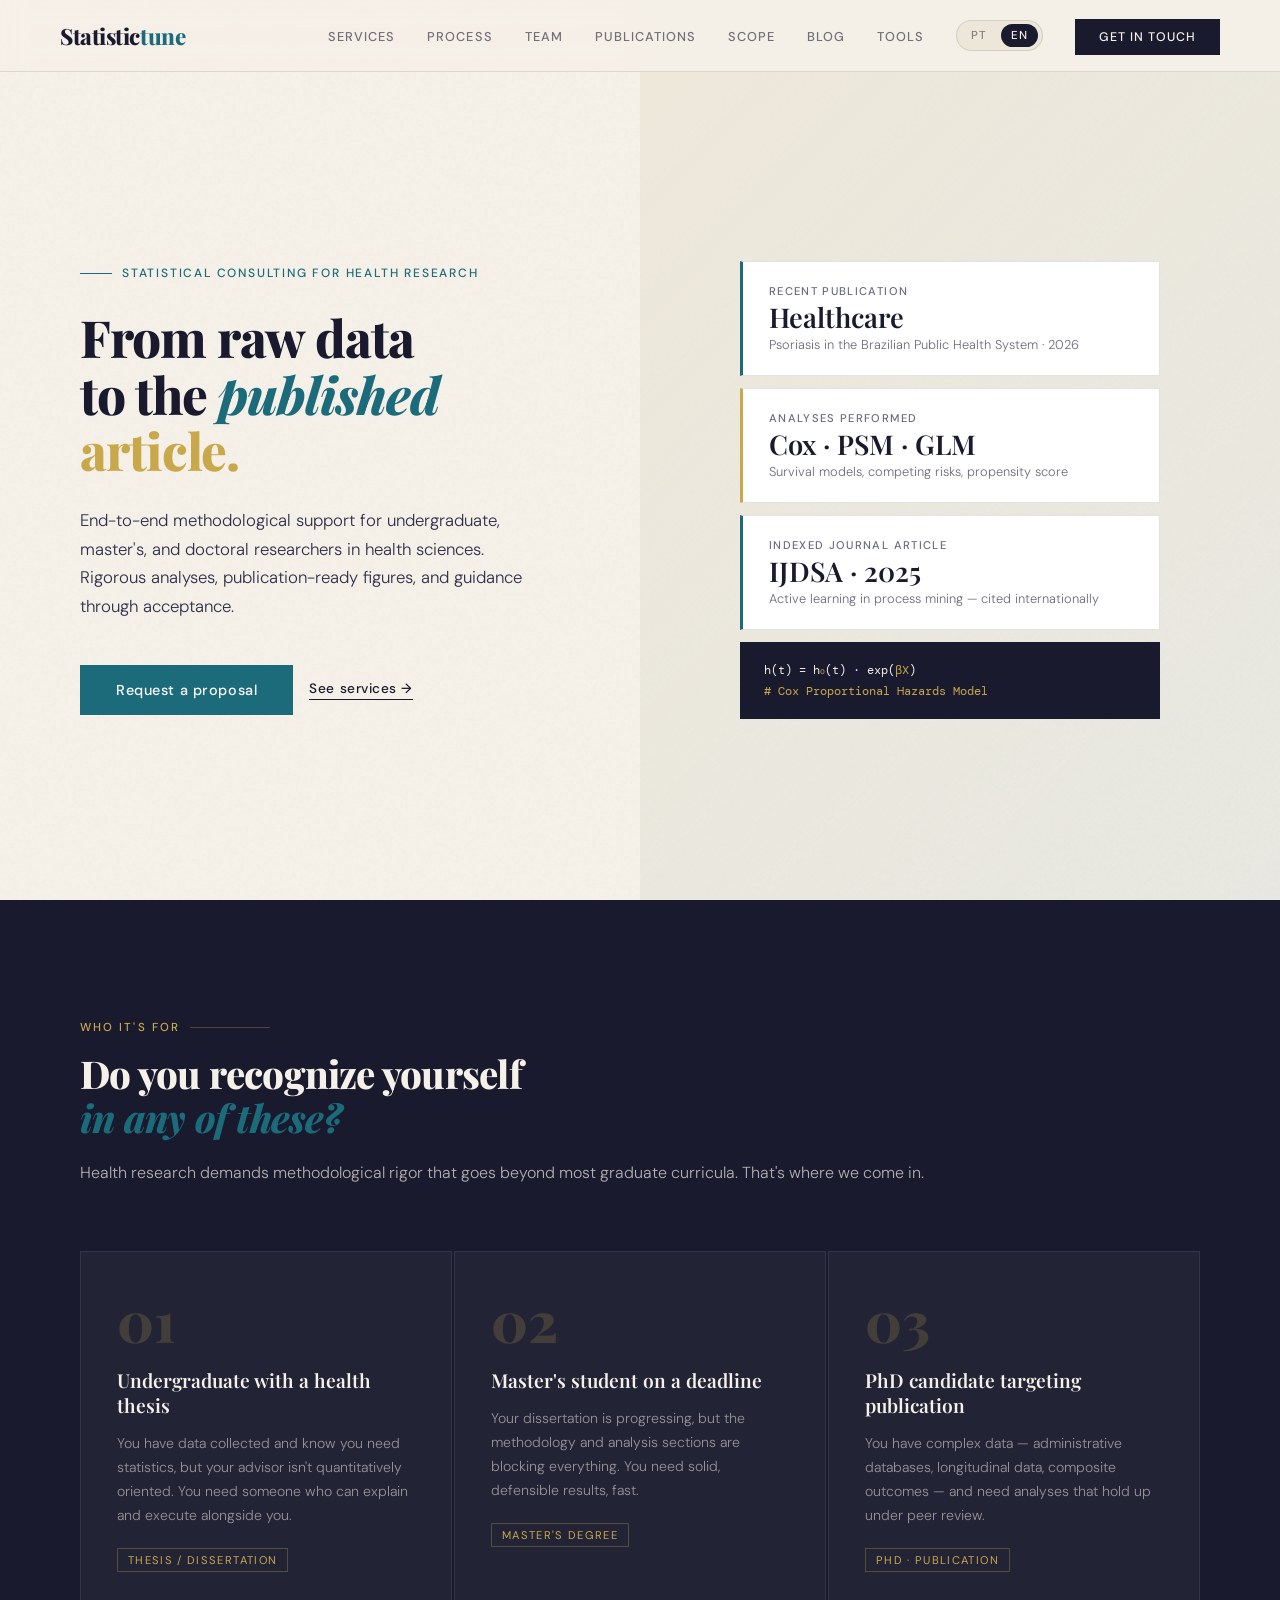
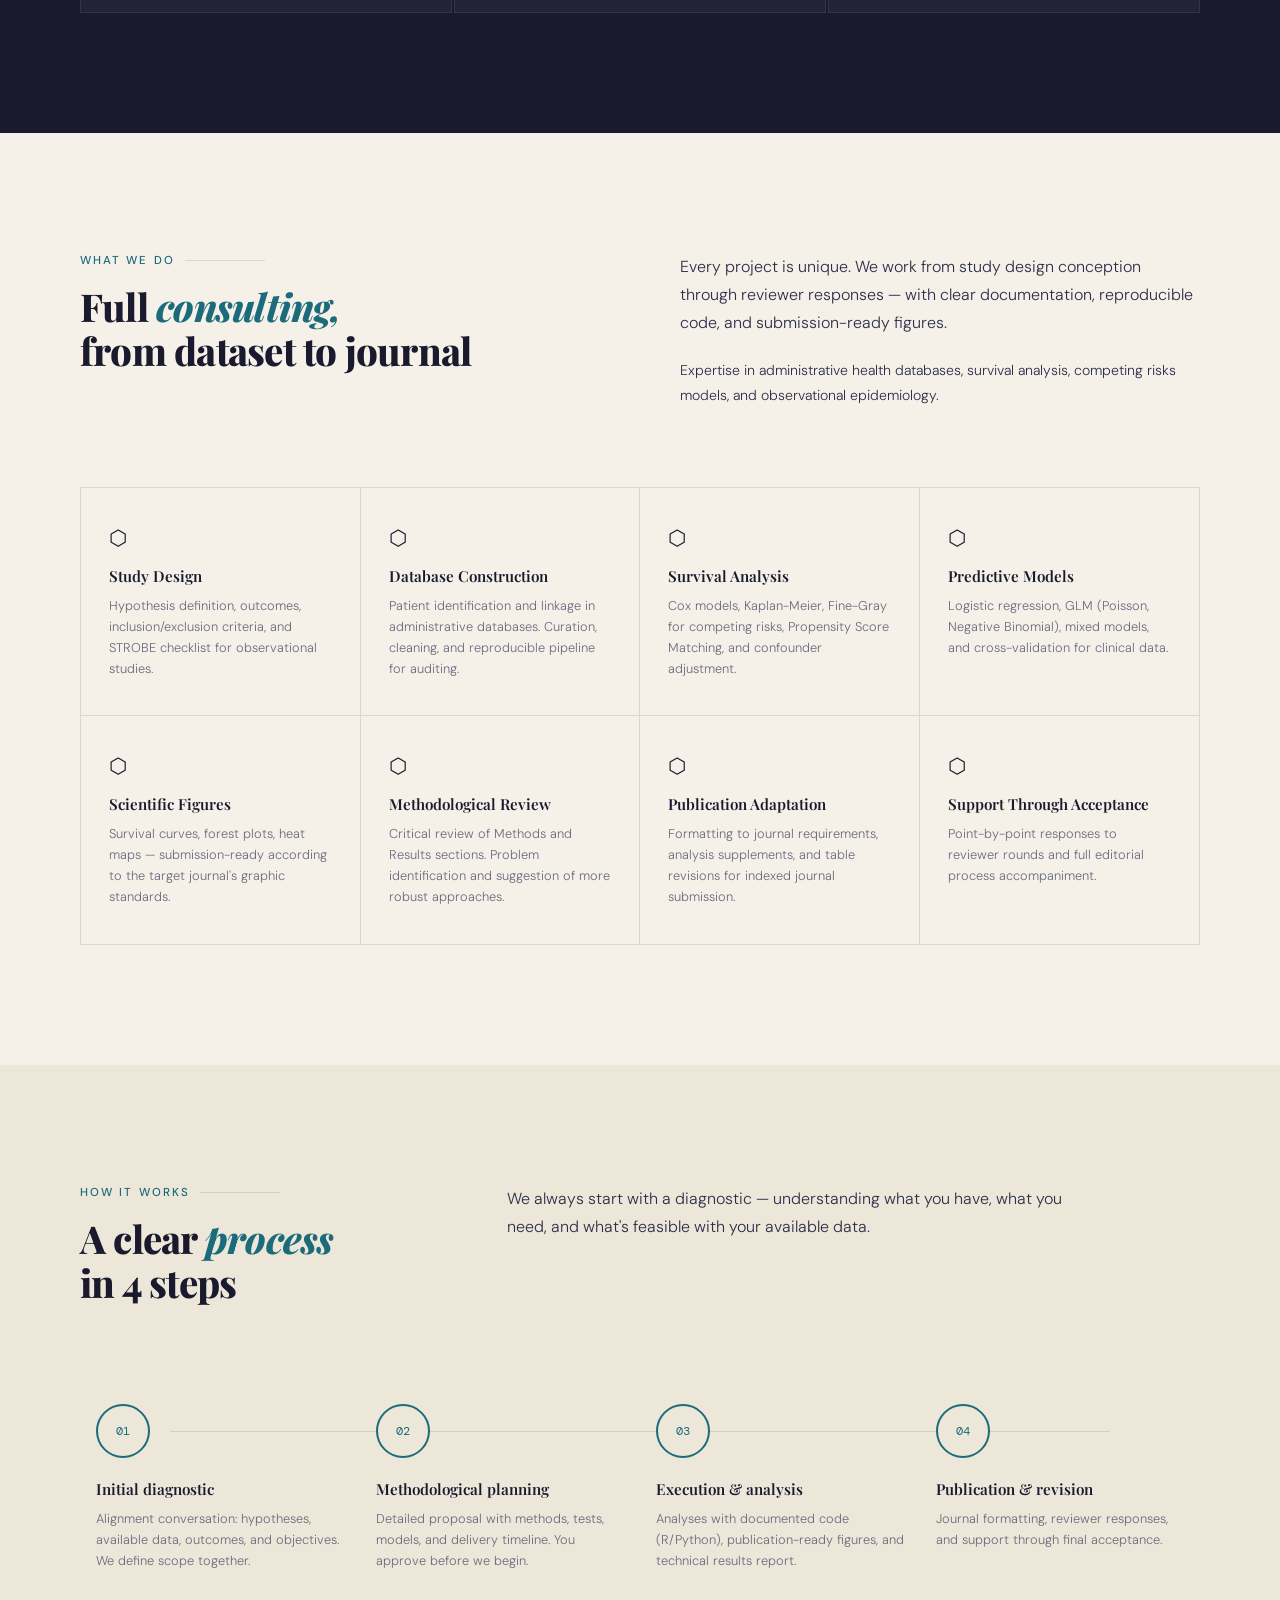
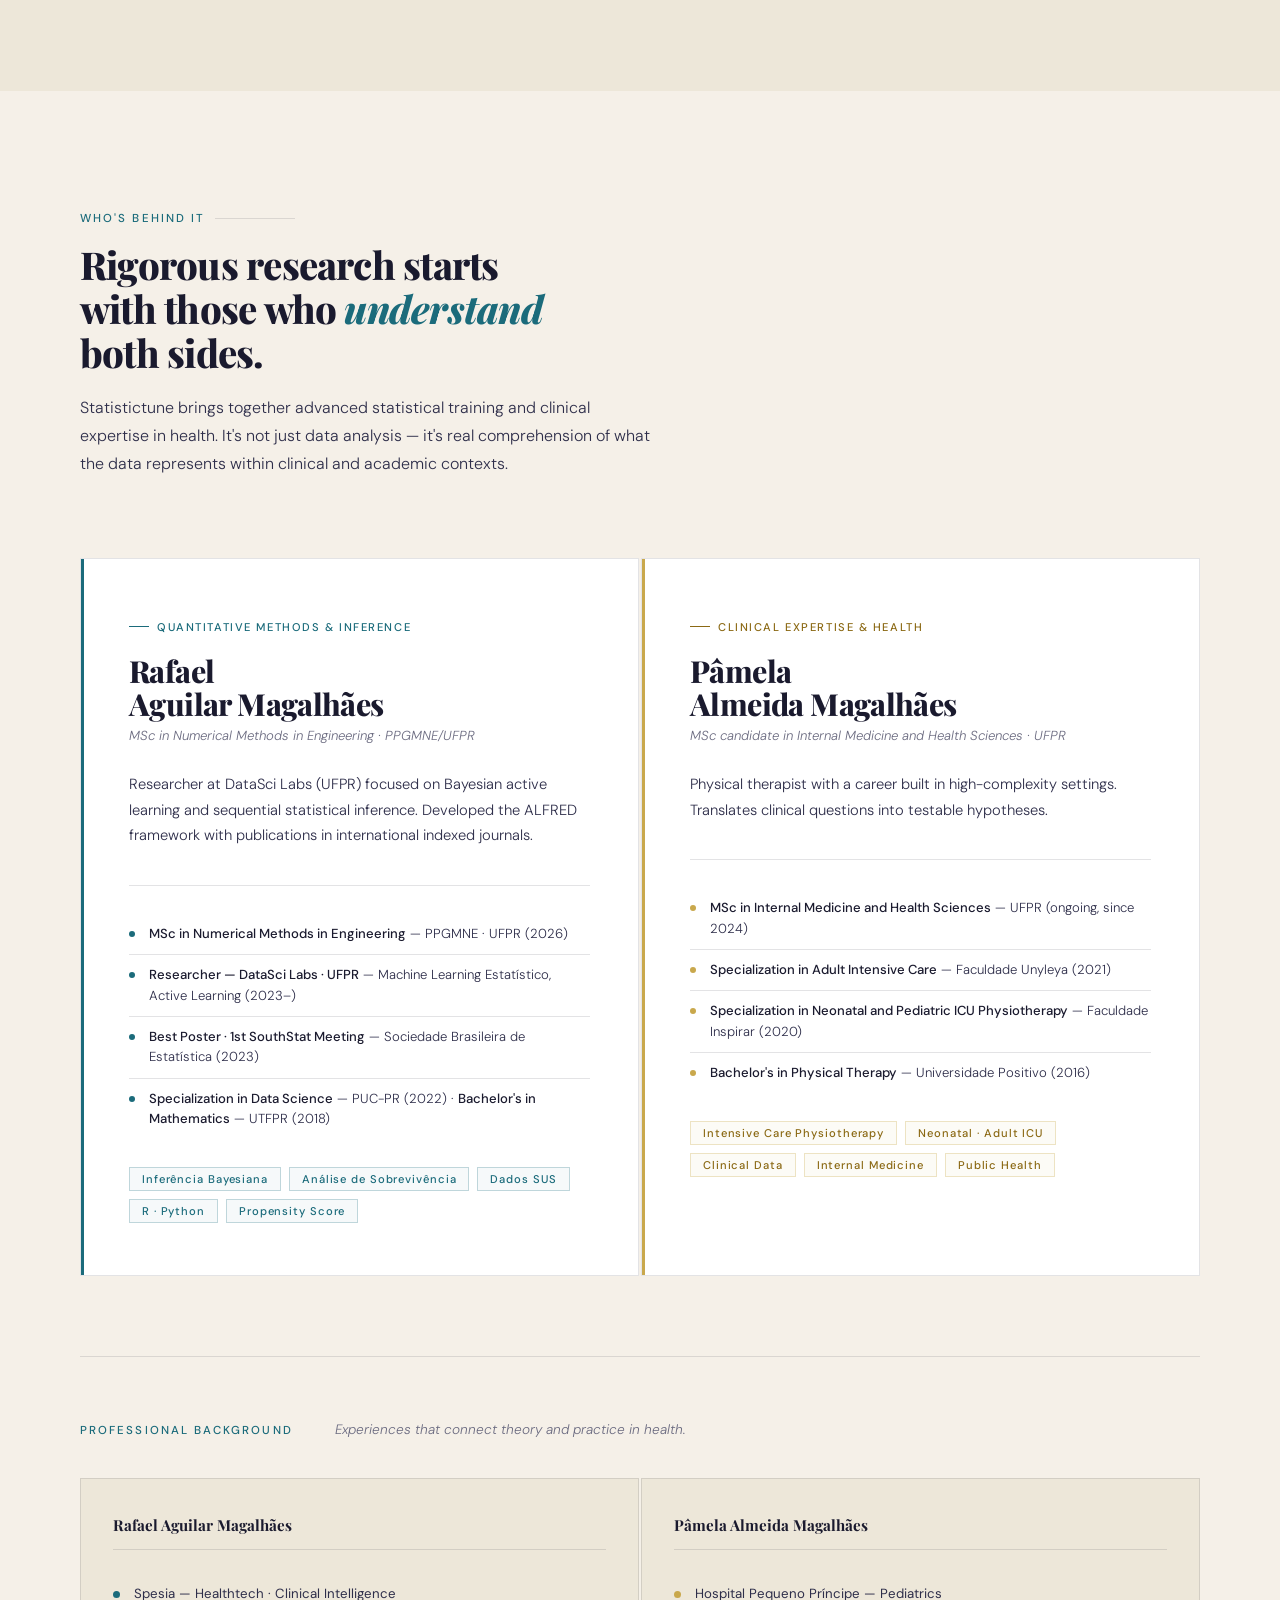
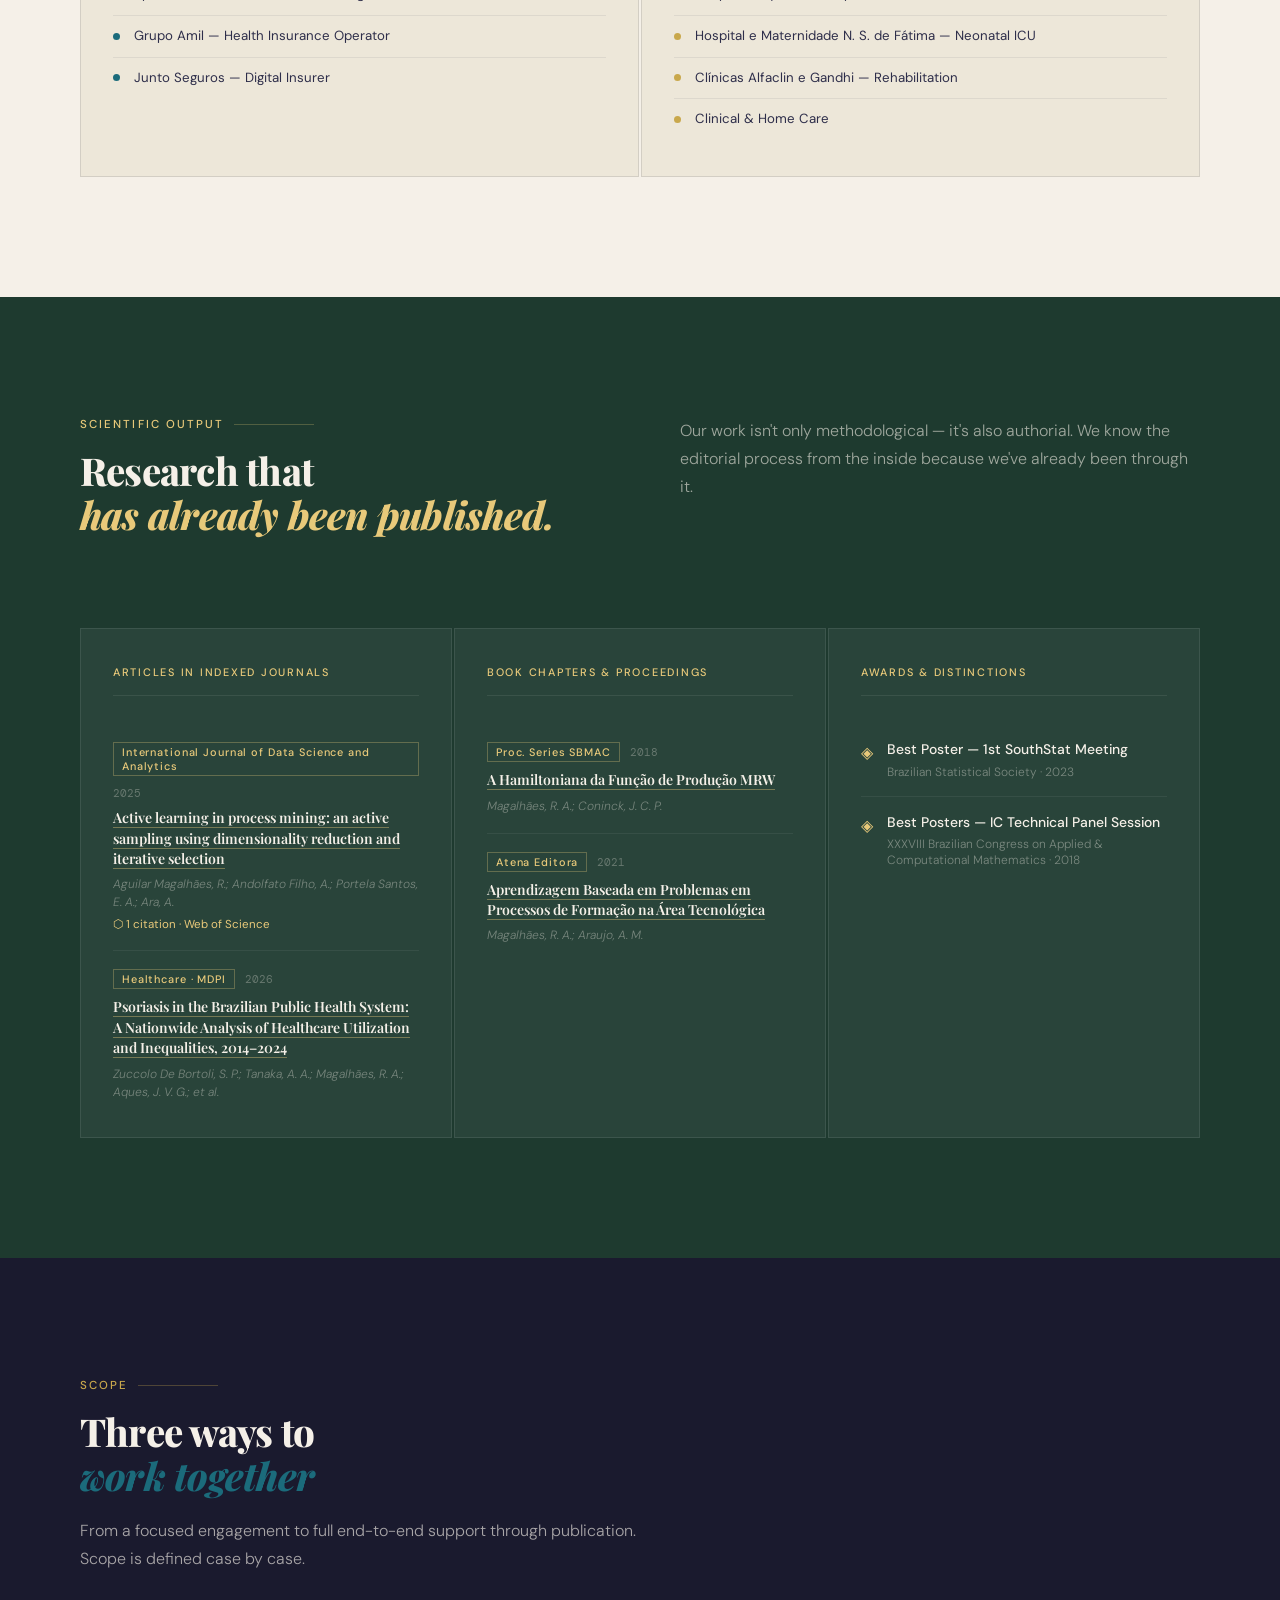
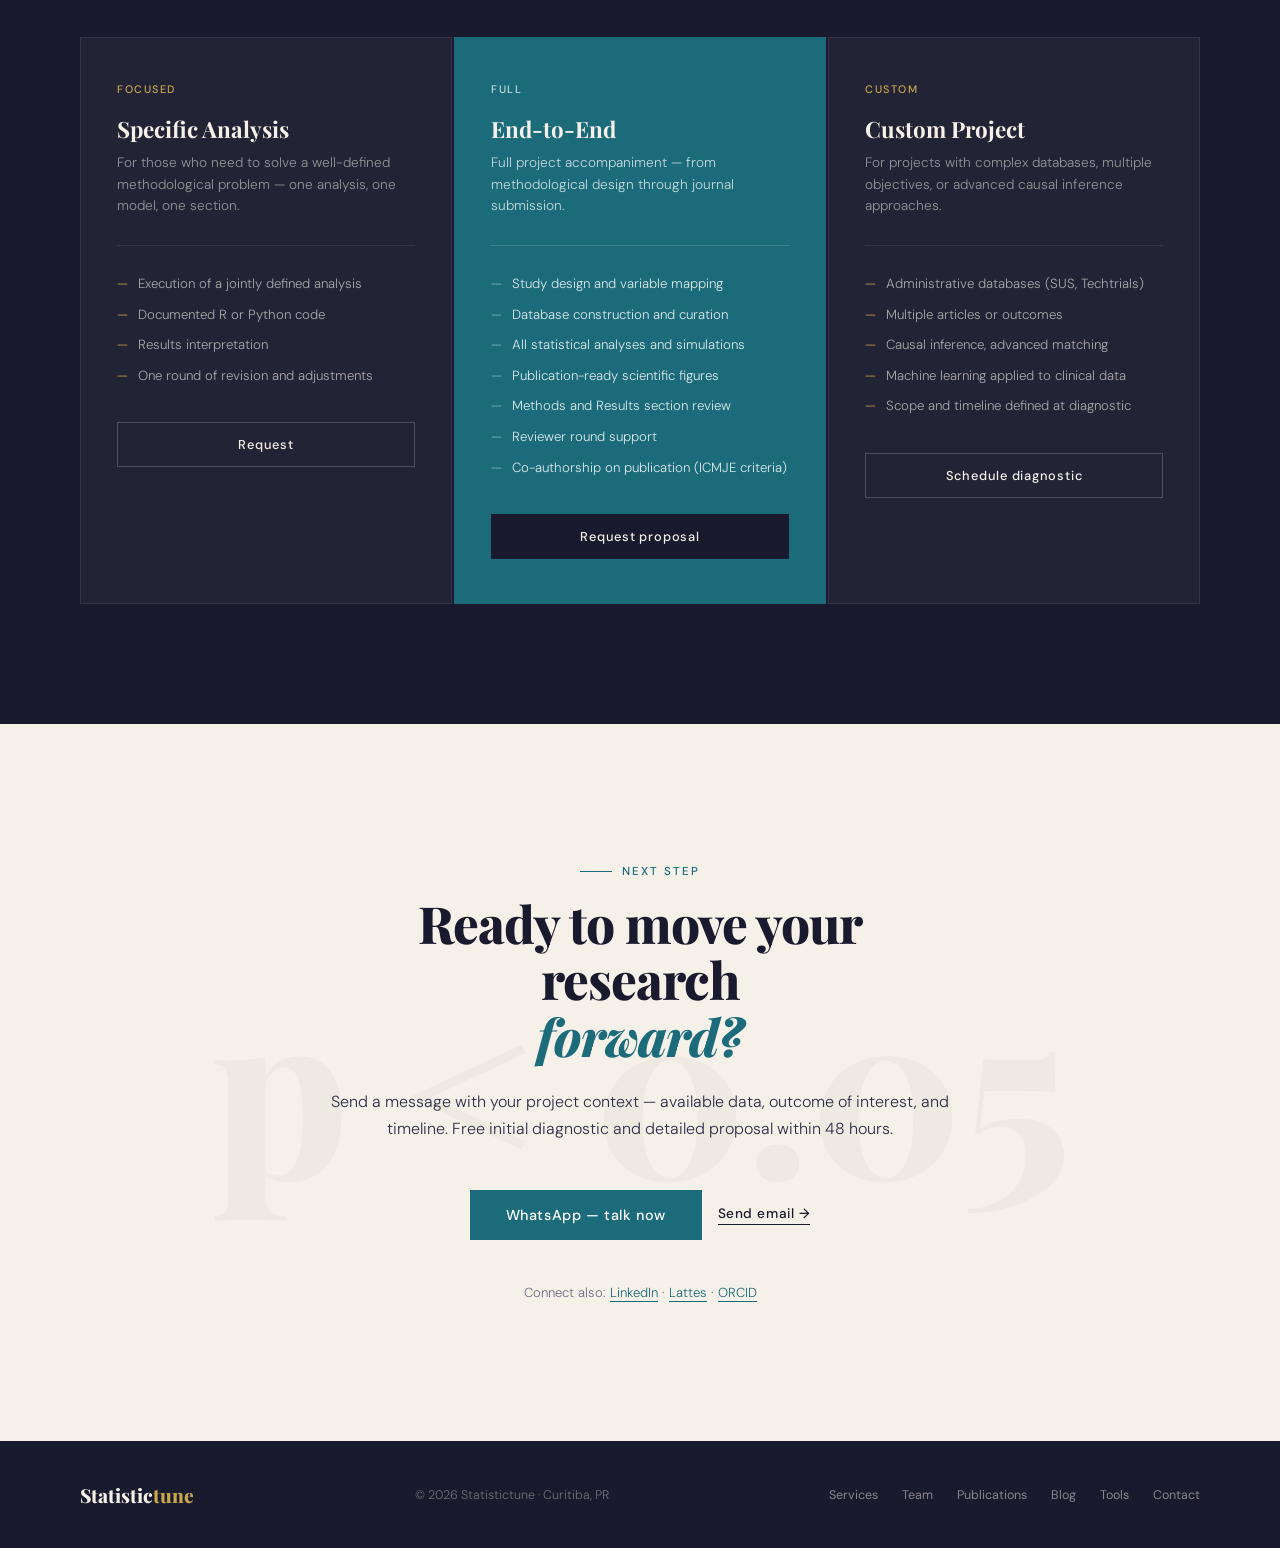
<file: index.html>
<!DOCTYPE html>
<html lang="pt-BR" id="html-root">
<head>
<meta charset="UTF-8">
<meta name="viewport" content="width=device-width, initial-scale=1.0">
<title id="meta-title">Statistictune — Consultoria Estatística para Pesquisa em Saúde</title>

<!-- SEO -->
<meta id="meta-desc" name="description" content="Consultoria estatística ponta a ponta para graduandos, mestrandos e doutorandos da área da saúde. Análises rigorosas, figuras científicas e suporte até a publicação em periódico indexado.">
<meta name="keywords" content="consultoria estatística saúde, análise de dados mestrado, estatística doutorado, análise de sobrevivência, propensity score, dados SUS, DATASUS, epidemiologia observacional, consultoria metodológica pesquisa, estatística dissertação, publicação científica saúde, statistical consulting health, biostatistics consulting dissertation, survival analysis consulting, clinical data analysis PhD">
<meta name="author" content="Rafael Aguilar Magalhães">
<meta name="robots" content="index, follow">
<link rel="canonical" href="https://statistictune.com.br">

<!-- hreflang -->
<link rel="alternate" hreflang="pt" href="https://statistictune.com.br/">
<link rel="alternate" hreflang="en" href="https://statistictune.com.br/?lang=en">
<link rel="alternate" hreflang="x-default" href="https://statistictune.com.br/">

<!-- Open Graph -->
<meta property="og:type" content="website">
<meta property="og:url" content="https://statistictune.com.br">
<meta id="og-title" property="og:title" content="Statistictune — Consultoria Estatística para Pesquisa em Saúde">
<meta id="og-desc" property="og:description" content="Do dado bruto ao artigo publicado. Suporte metodológico ponta a ponta para graduandos, mestrandos e doutorandos da área da saúde.">
<meta property="og:locale" content="pt_BR">
<meta property="og:image" content="https://statistictune.com.br/og-image.png">
<meta property="og:image:width" content="1200">
<meta property="og:image:height" content="630">

<!-- Twitter/X -->
<meta name="twitter:card" content="summary_large_image">
<meta id="tw-title" name="twitter:title" content="Statistictune — Consultoria Estatística para Pesquisa em Saúde">
<meta id="tw-desc" name="twitter:description" content="Do dado bruto ao artigo publicado. Suporte metodológico ponta a ponta para pesquisadores da área da saúde.">
<meta name="twitter:image" content="https://statistictune.com.br/og-image.png">

<!-- Google Search Console — descomentar após verificação -->
<!-- <meta name="google-site-verification" content="XXXXXXXXXXXXXXX" /> -->

<link rel="preconnect" href="https://fonts.googleapis.com">
<link href="https://fonts.googleapis.com/css2?family=Playfair+Display:ital,wght@0,400;0,600;0,800;1,400&family=DM+Sans:wght@300;400;500&family=DM+Mono:wght@400&display=swap" rel="stylesheet">

<!-- Google Analytics -->
<script async src="https://www.googletagmanager.com/gtag/js?id=G-VSWKF5XT2K"></script>
<script>
  window.dataLayer = window.dataLayer || [];
  function gtag(){dataLayer.push(arguments);}
  gtag('js', new Date());
  gtag('config', 'G-VSWKF5XT2K');
</script>

<!-- ✅ CSS compartilhado -->
<link rel="stylesheet" href="assets/css/style.css">

<!-- CSS exclusivo desta página -->
<style>
  /* ── Hero ── */
  .hero { min-height: 100vh; display: grid; grid-template-columns: 1fr 1fr; position: relative; padding-top: 80px; }
  .hero-bg-deco { position: absolute; top: 0; right: 0; width: 50%; height: 100%; background: linear-gradient(135deg, var(--cream-dark) 0%, rgba(27,107,123,0.06) 100%); z-index: 0; pointer-events: none; }
  .hero-left { display: flex; flex-direction: column; justify-content: center; padding: 80px 60px 80px 80px; position: relative; z-index: 1; }
  .hero-eyebrow { display: inline-flex; align-items: center; gap: 10px; font-size: 0.75rem; font-weight: 500; letter-spacing: 0.15em; text-transform: uppercase; color: var(--teal); margin-bottom: 28px; opacity: 0; animation: fadeUp 0.8s 0.2s ease forwards; }
  .hero-eyebrow::before { content: ''; display: block; width: 32px; height: 1px; background: var(--teal); }
  .hero-title { font-family: 'Playfair Display', serif; font-size: clamp(2.8rem, 4vw, 4.2rem); font-weight: 800; line-height: 1.1; letter-spacing: -0.02em; margin-bottom: 28px; opacity: 0; animation: fadeUp 0.8s 0.35s ease forwards; }
  .hero-title em { font-style: italic; color: var(--teal); }
  .hero-title .line-gold { color: var(--gold); }
  .hero-sub { font-size: 1.05rem; line-height: 1.7; color: var(--ink-light); max-width: 460px; margin-bottom: 44px; font-weight: 300; opacity: 0; animation: fadeUp 0.8s 0.5s ease forwards; }
  .hero-actions { display: flex; gap: 16px; align-items: center; opacity: 0; animation: fadeUp 0.8s 0.65s ease forwards; }
  .hero-right { position: relative; z-index: 1; display: flex; align-items: center; justify-content: center; padding: 100px 60px 100px 40px; }
  .hero-visual { width: 100%; max-width: 420px; display: flex; flex-direction: column; gap: 12px; opacity: 0; animation: fadeIn 1s 0.8s ease forwards; }
  .stat-card { background: white; border: 1px solid var(--border); border-left: 3px solid var(--teal); padding: 22px 26px; transition: transform 0.3s, box-shadow 0.3s; }
  .stat-card:hover { transform: translateX(5px); box-shadow: -3px 4px 16px rgba(0,0,0,0.06); }
  .stat-card-accent { border-left-color: var(--gold); }
  .card-label { font-size: 0.7rem; font-weight: 500; letter-spacing: 0.12em; text-transform: uppercase; color: var(--text-muted); margin-bottom: 6px; }
  .card-value { font-family: 'Playfair Display', serif; font-size: 1.7rem; font-weight: 600; color: var(--ink); line-height: 1; margin-bottom: 5px; }
  .card-desc { font-size: 0.8rem; color: var(--text-muted); font-weight: 300; }
  .formula-card { background: var(--ink); color: var(--cream); padding: 18px 24px; font-family: 'DM Mono', monospace; font-size: 0.75rem; line-height: 1.7; }
  .formula-card .fc-gold { color: var(--gold); }

  /* ── Target ── */
  .target-section { padding: 120px 80px; background: var(--ink); color: var(--cream); }
  .target-section .section-label { color: var(--gold); }
  .target-section .section-label::after { background: rgba(201,168,76,0.3); }
  .target-section .section-title { color: var(--cream); }
  .target-section .section-body { color: rgba(245,240,232,0.7); max-width: 100%; }
  .target-grid { display: grid; grid-template-columns: repeat(3, 1fr); gap: 2px; margin-top: 64px; }
  .target-card { background: rgba(255,255,255,0.04); border: 1px solid rgba(255,255,255,0.08); padding: 40px 36px; transition: background 0.3s; }
  .target-card:hover { background: rgba(255,255,255,0.08); }
  .tc-number { font-family: 'Playfair Display', serif; font-size: 3.5rem; font-weight: 800; color: rgba(201,168,76,0.2); line-height: 1; margin-bottom: 20px; }
  .tc-title { font-family: 'Playfair Display', serif; font-size: 1.2rem; font-weight: 600; color: var(--cream); margin-bottom: 14px; line-height: 1.3; }
  .tc-desc { font-size: 0.88rem; line-height: 1.7; color: rgba(245,240,232,0.55); font-weight: 300; }
  .tc-tag { display: inline-block; margin-top: 20px; font-size: 0.7rem; letter-spacing: 0.12em; text-transform: uppercase; color: var(--gold); border: 1px solid rgba(201,168,76,0.3); padding: 4px 10px; }

  /* ── Services ── */
  .services-section { padding: 120px 80px; background: var(--cream); }
  .services-intro { display: grid; grid-template-columns: 1fr 1fr; gap: 80px; align-items: start; margin-bottom: 80px; }
  .services-grid { display: grid; grid-template-columns: repeat(4, 1fr); border: 1px solid var(--border); }
  .service-item { padding: 36px 28px; border-right: 1px solid var(--border); border-bottom: 1px solid var(--border); transition: background 0.3s; position: relative; overflow: hidden; }
  .service-item:hover { background: rgba(27,107,123,0.04); }
  .service-item:nth-child(4n) { border-right: none; }
  .service-item:nth-last-child(-n+4) { border-bottom: none; }
  .service-item::before { content: ''; position: absolute; top: 0; left: 0; width: 0; height: 2px; background: var(--teal); transition: width 0.4s ease; }
  .service-item:hover::before { width: 100%; }
  .si-icon { font-size: 1.3rem; margin-bottom: 16px; display: block; }
  .si-title { font-family: 'Playfair Display', serif; font-size: 0.95rem; font-weight: 600; margin-bottom: 8px; line-height: 1.3; }
  .si-desc { font-size: 0.8rem; line-height: 1.65; color: var(--text-muted); font-weight: 300; }

  /* ── Process ── */
  .process-section { padding: 120px 80px; background: var(--cream-dark); }
  .process-header { display: grid; grid-template-columns: 1fr 2fr; gap: 80px; align-items: start; margin-bottom: 80px; }
  .process-steps { display: grid; grid-template-columns: repeat(4, 1fr); position: relative; }
  .process-steps::before { content: ''; position: absolute; top: 27px; left: 8%; right: 8%; height: 1px; background: var(--border); }
  .process-step { position: relative; padding: 0 16px; z-index: 1; }
  .ps-dot { width: 54px; height: 54px; background: var(--cream-dark); border: 2px solid var(--teal); border-radius: 50%; display: flex; align-items: center; justify-content: center; font-family: 'DM Mono', monospace; font-size: 0.78rem; color: var(--teal); margin-bottom: 22px; }
  .ps-title { font-family: 'Playfair Display', serif; font-size: 0.95rem; font-weight: 600; margin-bottom: 8px; line-height: 1.3; }
  .ps-desc { font-size: 0.8rem; line-height: 1.65; color: var(--text-muted); font-weight: 300; }

  /* ── Team ── */
  .team-section { padding: 120px 80px; background: var(--cream); }
  .team-intro { max-width: 640px; margin-bottom: 80px; }
  .team-grid { display: grid; grid-template-columns: 1fr 1fr; gap: 2px; }
  .team-card { background: white; border: 1px solid var(--border); padding: 52px 48px; position: relative; transition: box-shadow 0.3s; }
  .team-card:hover { box-shadow: 0 8px 40px rgba(26,26,46,0.07); }
  .team-card::before { content: ''; position: absolute; top: 0; left: 0; width: 3px; height: 100%; background: var(--teal); }
  .team-card.card-pamela::before { background: var(--gold); }
  .tc-role-badge { display: inline-flex; align-items: center; gap: 8px; font-size: 0.7rem; font-weight: 500; letter-spacing: 0.14em; text-transform: uppercase; color: var(--teal); margin-bottom: 20px; }
  .card-pamela .tc-role-badge { color: #8B6914; }
  .tc-role-badge::before { content: ''; display: block; width: 20px; height: 1px; background: currentColor; }
  .tc-name { font-family: 'Playfair Display', serif; font-size: 1.9rem; font-weight: 800; line-height: 1.1; letter-spacing: -0.02em; margin-bottom: 6px; }
  .tc-title-line { font-size: 0.82rem; color: var(--text-muted); font-weight: 300; margin-bottom: 28px; font-style: italic; }
  .tc-bio { font-size: 0.92rem; line-height: 1.75; color: var(--ink-light); font-weight: 300; margin-bottom: 36px; }
  .tc-credentials { display: flex; flex-direction: column; border-top: 1px solid var(--border); padding-top: 28px; margin-bottom: 28px; }
  .tcc-item { display: flex; gap: 14px; align-items: flex-start; padding: 10px 0; border-bottom: 1px solid var(--border); }
  .tcc-item:last-child { border-bottom: none; }
  .tcc-dot { width: 6px; height: 6px; border-radius: 50%; background: var(--teal); margin-top: 7px; flex-shrink: 0; }
  .card-pamela .tcc-dot { background: var(--gold); }
  .tcc-text { font-size: 0.82rem; line-height: 1.55; color: var(--ink-light); font-weight: 300; }
  .tcc-text strong { font-weight: 500; color: var(--ink); }
  .tc-tags { display: flex; flex-wrap: wrap; gap: 8px; }
  .tc-tag-item { font-size: 0.7rem; letter-spacing: 0.08em; font-weight: 500; color: var(--teal); border: 1px solid rgba(27,107,123,0.25); padding: 4px 12px; background: rgba(27,107,123,0.04); }
  .card-pamela .tc-tag-item { color: #8B6914; border-color: rgba(201,168,76,0.3); background: rgba(201,168,76,0.05); }
  .traj-wrapper { margin-top: 80px; border-top: 1px solid var(--border); padding-top: 64px; }
  .traj-header { display: flex; align-items: baseline; gap: 32px; margin-bottom: 40px; flex-wrap: wrap; }
  .traj-sub { font-size: 0.85rem; color: var(--text-muted); font-weight: 300; font-style: italic; }
  .traj-grid { display: grid; grid-template-columns: 1fr 1fr; gap: 2px; }
  .traj-col { background: var(--cream-dark); border: 1px solid var(--border); padding: 36px 32px; }
  .traj-col-name { font-family: 'Playfair Display', serif; font-size: 0.95rem; font-weight: 700; margin-bottom: 24px; padding-bottom: 14px; border-bottom: 1px solid var(--border); }
  .traj-items { display: flex; flex-direction: column; }
  .traj-item { display: flex; align-items: center; gap: 14px; padding: 11px 0; border-bottom: 1px solid var(--border-light); }
  .traj-item:last-child { border-bottom: none; }
  .traj-dot { width: 7px; height: 7px; border-radius: 50%; flex-shrink: 0; }
  .traj-dot-teal { background: var(--teal); }
  .traj-dot-gold { background: var(--gold); }
  .traj-place { font-size: 0.83rem; font-weight: 400; color: var(--ink-light); line-height: 1.4; }

  /* ── Publications ── */
  .pub-section { padding: 120px 80px; background: #1E3A2F; color: var(--cream); }
  .pub-section .section-label { color: var(--gold-light); }
  .pub-section .section-label::after { background: rgba(232,201,122,0.25); }
  .pub-section .section-title { color: var(--cream); }
  .pub-section .section-title em { color: var(--gold-light); }
  .pub-section .section-body { color: rgba(245,240,232,0.6); }
  .pub-section-header { display: grid; grid-template-columns: 1fr 1fr; gap: 80px; align-items: start; margin-bottom: 72px; }
  .pub-block { display: grid; grid-template-columns: 1fr 1fr 1fr; gap: 2px; }
  .pub-group { background: rgba(255,255,255,0.05); border: 1px solid rgba(255,255,255,0.09); padding: 36px 32px; display: flex; flex-direction: column; }
  .pub-group-label { font-size: 0.68rem; font-weight: 500; letter-spacing: 0.16em; text-transform: uppercase; color: var(--gold-light); margin-bottom: 28px; padding-bottom: 16px; border-bottom: 1px solid rgba(255,255,255,0.08); }
  .pub-entry { padding: 18px 0; border-bottom: 1px solid rgba(255,255,255,0.06); }
  .pub-entry:last-child { border-bottom: none; padding-bottom: 0; }
  .pub-meta { display: flex; align-items: center; gap: 10px; margin-bottom: 8px; flex-wrap: wrap; }
  .pub-journal-tag { font-size: 0.68rem; font-weight: 500; letter-spacing: 0.08em; color: var(--gold-light); border: 1px solid rgba(232,201,122,0.3); padding: 2px 8px; }
  .pub-year { font-family: 'DM Mono', monospace; font-size: 0.7rem; color: rgba(245,240,232,0.3); }
  .pub-title { font-family: 'Playfair Display', serif; font-size: 0.88rem; font-weight: 600; color: var(--cream); line-height: 1.45; margin-bottom: 6px; }
  .pub-title a { color: var(--cream); border-bottom: 1px solid rgba(232,201,122,0.4); transition: color 0.2s, border-color 0.2s; }
  .pub-title a:hover { color: var(--gold-light); border-color: var(--gold-light); }
  .pub-authors { font-size: 0.75rem; color: rgba(245,240,232,0.38); font-weight: 300; line-height: 1.5; font-style: italic; }
  .pub-note { font-size: 0.72rem; color: var(--gold-light); margin-top: 6px; }
  .award-entry { display: flex; gap: 14px; align-items: flex-start; padding: 16px 0; border-bottom: 1px solid rgba(255,255,255,0.06); }
  .award-entry:last-child { border-bottom: none; padding-bottom: 0; }
  .award-icon { color: var(--gold-light); font-size: 1rem; margin-top: 2px; flex-shrink: 0; }
  .award-title { font-size: 0.87rem; font-weight: 500; color: var(--cream); line-height: 1.4; margin-bottom: 4px; }
  .award-org { font-size: 0.75rem; color: rgba(245,240,232,0.4); font-weight: 300; }

  /* ── Scope ── */
  .scope-section { padding: 120px 80px; background: var(--ink); color: var(--cream); }
  .scope-section .section-label { color: var(--gold); }
  .scope-section .section-label::after { background: rgba(201,168,76,0.3); }
  .scope-section .section-title { color: var(--cream); }
  .scope-section .section-body { color: rgba(245,240,232,0.65); }
  .scope-grid { display: grid; grid-template-columns: repeat(3, 1fr); gap: 2px; margin-top: 64px; }
  .scope-card { background: rgba(255,255,255,0.04); border: 1px solid rgba(255,255,255,0.08); padding: 44px 36px; transition: background 0.3s; }
  .scope-card:hover { background: rgba(255,255,255,0.08); }
  .scope-card.featured { background: var(--teal); border-color: var(--teal); }
  .scope-card.featured:hover { background: var(--teal-light); }
  .sc-badge { font-size: 0.68rem; letter-spacing: 0.14em; text-transform: uppercase; font-weight: 500; color: var(--gold); margin-bottom: 18px; }
  .scope-card.featured .sc-badge { color: rgba(255,255,255,0.75); }
  .sc-name { font-family: 'Playfair Display', serif; font-size: 1.4rem; font-weight: 700; color: var(--cream); margin-bottom: 8px; }
  .sc-desc { font-size: 0.85rem; color: rgba(245,240,232,0.55); font-weight: 300; line-height: 1.6; margin-bottom: 28px; padding-bottom: 28px; border-bottom: 1px solid rgba(255,255,255,0.08); }
  .scope-card.featured .sc-desc { color: rgba(255,255,255,0.75); border-color: rgba(255,255,255,0.15); }
  .sc-activities { list-style: none; display: flex; flex-direction: column; gap: 10px; margin-bottom: 36px; }
  .sc-activities li { font-size: 0.83rem; color: rgba(245,240,232,0.65); display: flex; align-items: flex-start; gap: 10px; font-weight: 300; line-height: 1.55; }
  .sc-activities li::before { content: '—'; color: var(--gold); flex-shrink: 0; }
  .scope-card.featured .sc-activities li { color: rgba(255,255,255,0.85); }
  .scope-card.featured .sc-activities li::before { color: rgba(255,255,255,0.5); }
  .btn-scope { display: block; text-align: center; padding: 13px 24px; font-size: 0.8rem; font-weight: 500; letter-spacing: 0.06em; border: 1px solid rgba(255,255,255,0.2); color: var(--cream); transition: background 0.2s, border-color 0.2s; }
  .btn-scope:hover { background: rgba(255,255,255,0.1); border-color: rgba(255,255,255,0.4); color: var(--cream); }
  .scope-card.featured .btn-scope { background: var(--ink); border-color: var(--ink); }
  .scope-card.featured .btn-scope:hover { background: var(--cream); color: var(--ink); }

  /* ── CTA ── */
  .cta-section { padding: 140px 80px; text-align: center; position: relative; overflow: hidden; background: var(--cream); }
  .cta-section::before { content: 'p < 0.05'; position: absolute; font-family: 'Playfair Display', serif; font-size: 18vw; font-weight: 800; color: rgba(26,26,46,0.03); top: 50%; left: 50%; transform: translate(-50%, -50%); white-space: nowrap; pointer-events: none; }
  .cta-inner { position: relative; z-index: 1; max-width: 680px; margin: 0 auto; }
  .cta-inner .section-label { justify-content: center; }
  .cta-inner .section-label::after { display: none; }
  .cta-inner .section-label::before { content: ''; width: 32px; height: 1px; background: var(--teal); }
  .cta-title { font-family: 'Playfair Display', serif; font-size: clamp(2.5rem, 4vw, 3.8rem); font-weight: 800; line-height: 1.1; letter-spacing: -0.02em; margin-bottom: 24px; }
  .cta-title em { font-style: italic; color: var(--teal); }
  .cta-sub { font-size: 1rem; line-height: 1.7; color: var(--ink-light); font-weight: 300; margin-bottom: 48px; }
  .cta-buttons { display: flex; gap: 16px; justify-content: center; align-items: center; }
  .cta-contact { margin-top: 44px; font-size: 0.82rem; color: var(--text-muted); font-weight: 300; }
  .cta-contact a { color: var(--teal); border-bottom: 1px solid var(--teal); }

  /* ── Responsive (page-specific) ── */
  @media (max-width: 1100px) {
    .hero { grid-template-columns: 1fr; }
    .hero-right { display: none; }
    .hero-left { padding: 60px 40px; }
    .services-intro { grid-template-columns: 1fr; gap: 40px; }
    .services-grid { grid-template-columns: repeat(2, 1fr); }
    .target-grid, .scope-grid { grid-template-columns: 1fr; gap: 2px; }
    .team-grid, .traj-grid { grid-template-columns: 1fr; }
    .pub-block { grid-template-columns: 1fr; }
    .pub-section-header { grid-template-columns: 1fr; gap: 32px; }
    .process-steps { grid-template-columns: repeat(2, 1fr); gap: 40px; }
    .process-steps::before { display: none; }
    .process-header { grid-template-columns: 1fr; gap: 40px; }
    .target-section, .scope-section, .services-section, .process-section, .pub-section { padding: 80px 40px; }
    .team-section { padding: 80px 40px; }
    .cta-section { padding: 100px 40px; }
    .traj-header { flex-direction: column; gap: 8px; }
  }
  @media (max-width: 700px) {
    .hero-left { padding: 50px 20px; }
    .services-section, .target-section, .scope-section, .process-section, .team-section, .pub-section { padding: 60px 20px; }
    .cta-section { padding: 80px 20px; }
    .services-grid { grid-template-columns: 1fr; }
    .process-steps { grid-template-columns: 1fr; }
    .cta-buttons { flex-direction: column; }
    .team-card { padding: 36px 28px; }
  }
</style>
</head>
<body>

<nav>
  <a href="/" class="nav-logo">Statistic<span>tune</span></a>
  <ul class="nav-links">
    <li><a href="#servicos" data-i18n="nav-services">Serviços</a></li>
    <li><a href="#processo" data-i18n="nav-process">Processo</a></li>
    <li><a href="#sobre" data-i18n="nav-team">Equipe</a></li>
    <li><a href="#publicacoes" data-i18n="nav-publications">Publicações</a></li>
    <li><a href="#escopo" data-i18n="nav-scope">Escopo</a></li>
    <li><a href="blog/" data-i18n="nav-blog">Blog</a></li>
    <li><a href="ferramentas/index.html" data-i18n="nav-tools">Ferramentas</a></li>
    <li>
      <div class="lang-toggle" role="group" aria-label="Language selector">
        <button class="lang-btn active" id="btn-pt" onclick="setLang('pt')">PT</button>
        <button class="lang-btn" id="btn-en" onclick="setLang('en')">EN</button>
      </div>
    </li>
    <li><a href="#contato" class="nav-cta" data-i18n="nav-cta">Falar agora</a></li>
  </ul>
</nav>

<!-- ═══════════════════════════════════════════
     HERO
════════════════════════════════════════════ -->
<section class="hero">
  <div class="hero-bg-deco"></div>
  <div class="hero-left">
    <span class="hero-eyebrow" data-i18n="hero-eyebrow">Consultoria Estatística para Saúde</span>
    <h1 class="hero-title">
      <span data-i18n="hero-title-1">Do dado bruto</span><br>
      <span data-i18n="hero-title-2">ao <em>artigo</em></span><br>
      <span class="line-gold" data-i18n="hero-title-3">publicado.</span>
    </h1>
    <p class="hero-sub" data-i18n="hero-sub">Suporte metodológico ponta a ponta para graduandos, mestrandos e doutorandos da área da saúde.</p>
    <div class="hero-actions">
      <a href="#contato" class="btn-primary" data-i18n="hero-cta">Solicitar proposta</a>
      <a href="#servicos" class="btn-ghost" data-i18n="hero-ghost">Ver serviços →</a>
    </div>
  </div>
  <div class="hero-right">
    <div class="hero-visual">
      <div class="stat-card"><div class="card-label" data-i18n="card1-label">Publicação recente</div><div class="card-value">Healthcare</div><div class="card-desc">Psoriasis in the Brazilian Public Health System · 2026</div></div>
      <div class="stat-card stat-card-accent"><div class="card-label" data-i18n="card2-label">Análises realizadas</div><div class="card-value">Cox · PSM · GLM</div><div class="card-desc" data-i18n="card2-desc">Modelos de sobrevivência, riscos competitivos, propensity score</div></div>
      <div class="stat-card"><div class="card-label" data-i18n="card3-label">Artigo em periódico indexado</div><div class="card-value">IJDSA · 2025</div><div class="card-desc" data-i18n="card3-desc">Active learning in process mining — citado internacionalmente</div></div>
      <div class="formula-card">h(t) = h<span class="fc-gold">₀</span>(t) · exp(<span class="fc-gold">βX</span>)<br><span class="fc-gold"># Cox Proportional Hazards Model</span></div>
    </div>
  </div>
</section>

<!-- ═══════════════════════════════════════════
     PARA QUEM
════════════════════════════════════════════ -->
<section class="target-section" id="para-quem">
  <div class="section-label reveal" data-i18n="target-label">Para quem é</div>
  <h2 class="section-title reveal"><span data-i18n="target-title-1">Você se reconhece</span><br><em data-i18n="target-title-2">em algum cenário?</em></h2>
  <p class="section-body reveal" data-i18n="target-intro">A pesquisa em saúde exige rigor metodológico que vai além do currículo da graduação ou pós.</p>
  <div class="target-grid">
    <div class="target-card reveal"><div class="tc-number">01</div><div class="tc-title" data-i18n="t1-title">Graduando com TCC em saúde</div><div class="tc-desc" data-i18n="t1-desc">Tem dados coletados, sabe que precisa de estatística, mas o orientador não domina análise quantitativa.</div><span class="tc-tag" data-i18n="t1-tag">TCC / Monografia</span></div>
    <div class="target-card reveal"><div class="tc-number">02</div><div class="tc-title" data-i18n="t2-title">Mestrando com prazo apertado</div><div class="tc-desc" data-i18n="t2-desc">A dissertação avança, mas a seção de metodologia e análise trava tudo. Precisa de resultados sólidos rapidamente.</div><span class="tc-tag" data-i18n="t2-tag">Mestrado</span></div>
    <div class="target-card reveal"><div class="tc-number">03</div><div class="tc-title" data-i18n="t3-title">Doutorando visando publicação</div><div class="tc-desc" data-i18n="t3-desc">Tem dados complexos — bases do SUS, dados longitudinais, desfechos compostos — e precisa de análises que sustentem revisão em periódico.</div><span class="tc-tag" data-i18n="t3-tag">Doutorado · Publicação</span></div>
  </div>
</section>

<!-- ═══════════════════════════════════════════
     SERVIÇOS
════════════════════════════════════════════ -->
<section class="services-section" id="servicos">
  <div class="services-intro">
    <div>
      <div class="section-label reveal" data-i18n="services-label">O que fazemos</div>
      <h2 class="section-title reveal"><span data-i18n="services-title-1">Consultoria</span> <em data-i18n="services-title-2">completa,</em><br><span data-i18n="services-title-3">da base ao periódico</span></h2>
    </div>
    <div>
      <p class="section-body reveal" data-i18n="services-body1">Cada projeto é único. Trabalhamos desde a concepção do desenho do estudo até a resposta aos revisores.</p>
      <br>
      <p class="section-body reveal" style="font-size:0.88rem;" data-i18n="services-body2">Especialidade em dados do SUS, análise de sobrevivência e epidemiologia observacional.</p>
    </div>
  </div>
  <div class="services-grid">
    <div class="service-item reveal"><span class="si-icon">⬡</span><div class="si-title" data-i18n="s1-title">Desenho do Estudo</div><div class="si-desc" data-i18n="s1-desc">Definição de hipóteses, desfechos, critérios de inclusão/exclusão e checklist STROBE.</div></div>
    <div class="service-item reveal"><span class="si-icon">⬡</span><div class="si-title" data-i18n="s2-title">Construção de Bases</div><div class="si-desc" data-i18n="s2-desc">Identificação e linkage de pacientes em bases do SUS. Curadoria, limpeza e pipeline reprodutível.</div></div>
    <div class="service-item reveal"><span class="si-icon">⬡</span><div class="si-title" data-i18n="s3-title">Análise de Sobrevivência</div><div class="si-desc" data-i18n="s3-desc">Modelos de Cox, Kaplan-Meier, Fine-Gray para riscos competitivos e Propensity Score Matching.</div></div>
    <div class="service-item reveal"><span class="si-icon">⬡</span><div class="si-title" data-i18n="s4-title">Modelos Preditivos</div><div class="si-desc" data-i18n="s4-desc">Regressão logística, GLM, modelos mistos e validação cruzada para dados clínicos.</div></div>
    <div class="service-item reveal"><span class="si-icon">⬡</span><div class="si-title" data-i18n="s5-title">Figuras Científicas</div><div class="si-desc" data-i18n="s5-desc">Curvas de sobrevivência, forest plots, mapas de calor — prontas para submissão.</div></div>
    <div class="service-item reveal"><span class="si-icon">⬡</span><div class="si-title" data-i18n="s6-title">Revisão Metodológica</div><div class="si-desc" data-i18n="s6-desc">Revisão crítica de seções de Métodos e Resultados. Identificação de problemas e sugestão de abordagens.</div></div>
    <div class="service-item reveal"><span class="si-icon">⬡</span><div class="si-title" data-i18n="s7-title">Adaptação para Publicação</div><div class="si-desc" data-i18n="s7-desc">Adequação ao formato do periódico, suplemento de análises e revisão de tabelas.</div></div>
    <div class="service-item reveal"><span class="si-icon">⬡</span><div class="si-title" data-i18n="s8-title">Suporte até o Aceite</div><div class="si-desc" data-i18n="s8-desc">Respostas ponto a ponto às rodadas de revisão e acompanhamento do processo editorial.</div></div>
  </div>
</section>

<!-- ═══════════════════════════════════════════
     PROCESSO
════════════════════════════════════════════ -->
<section class="process-section" id="processo">
  <div class="process-header">
    <div>
      <div class="section-label reveal" data-i18n="process-label">Como funciona</div>
      <h2 class="section-title reveal"><span data-i18n="process-title-1">Um processo</span> <em data-i18n="process-title-2">claro</em><br><span data-i18n="process-title-3">em 4 etapas</span></h2>
    </div>
    <p class="section-body reveal" data-i18n="process-body">Começamos sempre pelo diagnóstico — entendendo o que você tem, o que você precisa, e o que é possível fazer com os dados disponíveis.</p>
  </div>
  <div class="process-steps">
    <div class="process-step reveal"><div class="ps-dot">01</div><div class="ps-title" data-i18n="p1-title">Diagnóstico inicial</div><div class="ps-desc" data-i18n="p1-desc">Conversa de alinhamento: hipóteses, dados disponíveis, desfechos e objetivo.</div></div>
    <div class="process-step reveal"><div class="ps-dot">02</div><div class="ps-title" data-i18n="p2-title">Planejamento metodológico</div><div class="ps-desc" data-i18n="p2-desc">Proposta detalhada com métodos, testes, modelos e cronograma de entrega.</div></div>
    <div class="process-step reveal"><div class="ps-dot">03</div><div class="ps-title" data-i18n="p3-title">Execução e análises</div><div class="ps-desc" data-i18n="p3-desc">Análises com código documentado (R/Python), figuras publicáveis e relatório técnico.</div></div>
    <div class="process-step reveal"><div class="ps-dot">04</div><div class="ps-title" data-i18n="p4-title">Publicação e revisão</div><div class="ps-desc" data-i18n="p4-desc">Adequação ao periódico, respostas aos revisores e suporte até o aceite final.</div></div>
  </div>
</section>

<!-- ═══════════════════════════════════════════
     EQUIPE
════════════════════════════════════════════ -->
<section class="team-section" id="sobre">
  <div class="team-intro">
    <div class="section-label reveal" data-i18n="team-label">Quem está por trás</div>
    <h2 class="section-title reveal"><span data-i18n="team-title-1">Pesquisa rigorosa começa</span><br><span data-i18n="team-title-2">por quem</span> <em data-i18n="team-title-3">entende</em><br><span data-i18n="team-title-4">os dois lados.</span></h2>
    <p class="section-body reveal" data-i18n="team-body">A Statistictune reúne formação estatística avançada e expertise clínica na área da saúde.</p>
  </div>
  <div class="team-grid">
    <div class="team-card reveal">
      <div class="tc-role-badge" data-i18n="rafael-badge">Métodos Quantitativos & Inferência</div>
      <div class="tc-name">Rafael<br>Aguilar Magalhães</div>
      <div class="tc-title-line" data-i18n="rafael-title">Mestre em Métodos Numéricos em Engenharia · PPGMNE/UFPR</div>
      <p class="tc-bio" data-i18n="rafael-bio">Pesquisador no DataSci Labs (UFPR) com foco em aprendizado ativo Bayesiano e inferência estatística sequencial. Desenvolveu o framework ALFRED e tem publicações em periódicos internacionais indexados.</p>
      <div class="tc-credentials">
        <div class="tcc-item"><div class="tcc-dot"></div><div class="tcc-text"><strong data-i18n="rafael-c1">Mestrado em Métodos Numéricos em Engenharia</strong> — PPGMNE · UFPR (2026)</div></div>
        <div class="tcc-item"><div class="tcc-dot"></div><div class="tcc-text"><strong data-i18n="rafael-c2">Pesquisador — DataSci Labs · UFPR</strong> — Machine Learning Estatístico, Active Learning (2023–)</div></div>
        <div class="tcc-item"><div class="tcc-dot"></div><div class="tcc-text"><strong data-i18n="rafael-c3">Melhor Pôster · 1st SouthStat Meeting</strong> — Sociedade Brasileira de Estatística (2023)</div></div>
        <div class="tcc-item"><div class="tcc-dot"></div><div class="tcc-text"><strong data-i18n="rafael-c4">Especialização em Ciência de Dados</strong> — PUC-PR (2022) · <strong data-i18n="rafael-c5">Licenciatura em Matemática</strong> — UTFPR (2018)</div></div>
      </div>
      <div class="tc-tags"><span class="tc-tag-item">Inferência Bayesiana</span><span class="tc-tag-item">Análise de Sobrevivência</span><span class="tc-tag-item">Dados SUS</span><span class="tc-tag-item">R · Python</span><span class="tc-tag-item">Propensity Score</span></div>
    </div>
    <div class="team-card card-pamela reveal">
      <div class="tc-role-badge" data-i18n="pamela-badge">Expertise Clínica & Saúde</div>
      <div class="tc-name">Pâmela<br>Almeida Magalhães</div>
      <div class="tc-title-line" data-i18n="pamela-title">Mestranda em Medicina Interna e Ciências da Saúde · UFPR</div>
      <p class="tc-bio" data-i18n="pamela-bio">Fisioterapeuta com trajetória construída em contextos de alta complexidade — UTI adulto, UTI neonatal e pediátrica, reabilitação hospitalar. Traduz a pergunta clínica em hipótese testável.</p>
      <div class="tc-credentials">
        <div class="tcc-item"><div class="tcc-dot"></div><div class="tcc-text"><strong data-i18n="pamela-c1">Mestrado em Medicina Interna e Ciências da Saúde</strong> — UFPR (<span data-i18n="pamela-ongoing">em andamento, desde</span> 2024)</div></div>
        <div class="tcc-item"><div class="tcc-dot"></div><div class="tcc-text"><strong data-i18n="pamela-c2">Especialização em Terapia Intensiva Adulto</strong> — Faculdade Unyleya (2021)</div></div>
        <div class="tcc-item"><div class="tcc-dot"></div><div class="tcc-text"><strong data-i18n="pamela-c3">Especialização em Fisioterapia em UTI Neonatal e Pediátrica</strong> — Faculdade Inspirar (2020)</div></div>
        <div class="tcc-item"><div class="tcc-dot"></div><div class="tcc-text"><strong data-i18n="pamela-c4">Bacharelado em Fisioterapia</strong> — Universidade Positivo (2016)</div></div>
      </div>
      <div class="tc-tags"><span class="tc-tag-item" data-i18n="ptag1">Fisioterapia Intensiva</span><span class="tc-tag-item" data-i18n="ptag2">UTI Neonatal · Adulto</span><span class="tc-tag-item" data-i18n="ptag3">Dados Clínicos</span><span class="tc-tag-item" data-i18n="ptag4">Medicina Interna</span><span class="tc-tag-item" data-i18n="ptag5">Saúde Coletiva</span></div>
    </div>
  </div>
  <div class="traj-wrapper reveal">
    <div class="traj-header">
      <div class="section-label" style="margin-bottom:0;" data-i18n="traj-label">Trajetória profissional</div>
      <p class="traj-sub" data-i18n="traj-sub">Experiências que conectam teoria e prática na área da saúde.</p>
    </div>
    <div class="traj-grid">
      <div class="traj-col">
        <div class="traj-col-name">Rafael Aguilar Magalhães</div>
        <div class="traj-items">
          <div class="traj-item"><div class="traj-dot traj-dot-teal"></div><div class="traj-place">Spesia — Healthtech · <span data-i18n="traj-r1">Inteligência Clínica</span></div></div>
          <div class="traj-item"><div class="traj-dot traj-dot-teal"></div><div class="traj-place">Grupo Amil — <span data-i18n="traj-r2">Operadora de Saúde</span></div></div>
          <div class="traj-item"><div class="traj-dot traj-dot-teal"></div><div class="traj-place">Junto Seguros — <span data-i18n="traj-r3">Seguradora Digital</span></div></div>
        </div>
      </div>
      <div class="traj-col">
        <div class="traj-col-name">Pâmela Almeida Magalhães</div>
        <div class="traj-items">
          <div class="traj-item"><div class="traj-dot traj-dot-gold"></div><div class="traj-place">Hospital Pequeno Príncipe — <span data-i18n="traj-p1">Pediatria</span></div></div>
          <div class="traj-item"><div class="traj-dot traj-dot-gold"></div><div class="traj-place">Hospital e Maternidade N. S. de Fátima — <span data-i18n="traj-p2">UTI Neonatal</span></div></div>
          <div class="traj-item"><div class="traj-dot traj-dot-gold"></div><div class="traj-place">Clínicas Alfaclin e Gandhi — <span data-i18n="traj-p3">Reabilitação</span></div></div>
          <div class="traj-item"><div class="traj-dot traj-dot-gold"></div><div class="traj-place" data-i18n="traj-p4">Atendimento Clínico e Home Care</div></div>
        </div>
      </div>
    </div>
  </div>
</section>

<!-- ═══════════════════════════════════════════
     PUBLICAÇÕES
════════════════════════════════════════════ -->
<section class="pub-section" id="publicacoes">
  <div class="pub-section-header">
    <div>
      <div class="section-label reveal" data-i18n="pub-label">Produção científica</div>
      <h2 class="section-title reveal"><span data-i18n="pub-title-1">Pesquisa que</span><br><em data-i18n="pub-title-2">já foi publicada.</em></h2>
    </div>
    <p class="section-body reveal" data-i18n="pub-body">Nosso trabalho não é só metodológico — é também autoral. Conhecemos o processo editorial por dentro.</p>
  </div>
  <div class="pub-block reveal">
    <div class="pub-group">
      <div class="pub-group-label" data-i18n="pub-group1">Artigos em periódicos indexados</div>
      <div class="pub-entry">
        <div class="pub-meta"><span class="pub-journal-tag">International Journal of Data Science and Analytics</span><span class="pub-year">2025</span></div>
        <div class="pub-title"><a href="https://link.springer.com/article/10.1007/s41060-025-00770-7" target="_blank" rel="noopener">Active learning in process mining: an active sampling using dimensionality reduction and iterative selection</a></div>
        <div class="pub-authors">Aguilar Magalhães, R.; Andolfato Filho, A.; Portela Santos, E. A.; Ara, A.</div>
        <div class="pub-note">⬡ 1 <span data-i18n="pub-citation">citação</span> · Web of Science</div>
      </div>
      <div class="pub-entry">
        <div class="pub-meta"><span class="pub-journal-tag">Healthcare · MDPI</span><span class="pub-year">2026</span></div>
        <div class="pub-title"><a href="https://www.mdpi.com/2227-9032/14/10/1338" target="_blank" rel="noopener">Psoriasis in the Brazilian Public Health System: A Nationwide Analysis of Healthcare Utilization and Inequalities, 2014–2024</a></div>
        <div class="pub-authors">Zuccolo De Bortoli, S. P.; Tanaka, A. A.; Magalhães, R. A.; Aques, J. V. G.; et al.</div>
      </div>
    </div>
    <div class="pub-group">
      <div class="pub-group-label" data-i18n="pub-group2">Capítulos e anais</div>
      <div class="pub-entry">
        <div class="pub-meta"><span class="pub-journal-tag">Proc. Series SBMAC</span><span class="pub-year">2018</span></div>
        <div class="pub-title"><a href="https://proceedings.sbmac.emnuvens.com.br/sbmac/article/view/2397" target="_blank" rel="noopener">A Hamiltoniana da Função de Produção MRW</a></div>
        <div class="pub-authors">Magalhães, R. A.; Coninck, J. C. P.</div>
      </div>
      <div class="pub-entry">
        <div class="pub-meta"><span class="pub-journal-tag">Atena Editora</span><span class="pub-year">2021</span></div>
        <div class="pub-title"><a href="https://atenaeditora.com.br/index.php/catalogo/post/aprendizagem-baseada-em-problemas-em-processos-de-formacao-na-area-tecnologica" target="_blank" rel="noopener">Aprendizagem Baseada em Problemas em Processos de Formação na Área Tecnológica</a></div>
        <div class="pub-authors">Magalhães, R. A.; Araujo, A. M.</div>
      </div>
    </div>
    <div class="pub-group">
      <div class="pub-group-label" data-i18n="pub-group3">Prêmios e distinções</div>
      <div class="award-entry"><div class="award-icon">◈</div><div class="award-content"><div class="award-title" data-i18n="award1-title">Melhor Pôster — 1st SouthStat Meeting</div><div class="award-org" data-i18n="award1-org">Sociedade Brasileira de Estatística · 2023</div></div></div>
      <div class="award-entry"><div class="award-icon">◈</div><div class="award-content"><div class="award-title" data-i18n="award2-title">Melhores Pôsteres — Sessão Técnica de Painéis de IC</div><div class="award-org" data-i18n="award2-org">XXXVIII Congresso Nacional de Matemática Aplicada e Computacional · 2018</div></div></div>
    </div>
  </div>
</section>

<!-- ═══════════════════════════════════════════
     ESCOPO
════════════════════════════════════════════ -->
<section class="scope-section" id="escopo">
  <div class="section-label reveal" data-i18n="scope-label">Escopo</div>
  <h2 class="section-title reveal"><span data-i18n="scope-title-1">Três formas de</span><br><em data-i18n="scope-title-2">trabalharmos juntos</em></h2>
  <p class="section-body reveal" data-i18n="scope-body">Do atendimento pontual a um acompanhamento completo até a publicação.</p>
  <div class="scope-grid">
    <div class="scope-card reveal">
      <div class="sc-badge" data-i18n="sc1-badge">Pontual</div><div class="sc-name" data-i18n="sc1-name">Análise Específica</div>
      <div class="sc-desc" data-i18n="sc1-desc">Para quem precisa resolver um problema metodológico bem delimitado.</div>
      <ul class="sc-activities"><li data-i18n="sc1-a1">Execução de uma análise definida em conjunto</li><li data-i18n="sc1-a2">Código R ou Python documentado</li><li data-i18n="sc1-a3">Interpretação dos resultados</li><li data-i18n="sc1-a4">Uma rodada de revisão e ajustes</li></ul>
      <a href="#contato" class="btn-scope" data-i18n="sc-btn1">Solicitar</a>
    </div>
    <div class="scope-card featured reveal">
      <div class="sc-badge" data-i18n="sc2-badge">Completo</div><div class="sc-name" data-i18n="sc2-name">Ponta a Ponta</div>
      <div class="sc-desc" data-i18n="sc2-desc">Acompanhamento integral do projeto — do desenho metodológico até a submissão ao periódico.</div>
      <ul class="sc-activities"><li data-i18n="sc2-a1">Desenho do estudo e mapeamento de variáveis</li><li data-i18n="sc2-a2">Construção e curadoria da base de dados</li><li data-i18n="sc2-a3">Todas as análises estatísticas e simulações</li><li data-i18n="sc2-a4">Produção de figuras científicas publicáveis</li><li data-i18n="sc2-a5">Revisão das seções de Métodos e Resultados</li><li data-i18n="sc2-a6">Suporte às rodadas de revisão dos avaliadores</li><li data-i18n="sc2-a7">Coautoria na publicação (critérios ICMJE)</li></ul>
      <a href="#contato" class="btn-scope" data-i18n="sc-btn2">Solicitar proposta</a>
    </div>
    <div class="scope-card reveal">
      <div class="sc-badge" data-i18n="sc3-badge">Sob Medida</div><div class="sc-name" data-i18n="sc3-name">Projeto Customizado</div>
      <div class="sc-desc" data-i18n="sc3-desc">Para projetos com bases complexas, múltiplos objetivos ou abordagens avançadas de inferência causal.</div>
      <ul class="sc-activities"><li data-i18n="sc3-a1">Dados administrativos (SUS, Techtrials)</li><li data-i18n="sc3-a2">Múltiplos artigos ou desfechos</li><li data-i18n="sc3-a3">Causal inference, matching avançado</li><li data-i18n="sc3-a4">Machine learning aplicado a dados clínicos</li><li data-i18n="sc3-a5">Escopo e cronograma definidos no diagnóstico</li></ul>
      <a href="#contato" class="btn-scope" data-i18n="sc-btn3">Agendar diagnóstico</a>
    </div>
  </div>
</section>

<!-- ═══════════════════════════════════════════
     CTA / CONTATO
════════════════════════════════════════════ -->
<section class="cta-section" id="contato">
  <div class="cta-inner">
    <div class="section-label reveal" data-i18n="cta-label">Próximo passo</div>
    <h2 class="cta-title reveal"><span data-i18n="cta-title-1">Pronto para levar</span><br><span data-i18n="cta-title-2">sua pesquisa</span><br><em data-i18n="cta-title-3">adiante?</em></h2>
    <p class="cta-sub reveal" data-i18n="cta-sub">Mande uma mensagem com o contexto do seu projeto — dados disponíveis, desfecho de interesse e prazo.</p>
    <div class="cta-buttons reveal">
      <a href="https://wa.me/5541998194868?text=Olá%20Rafael,%20gostaria%20de%20saber%20mais%20sobre%20a%20consultoria%20estatística%20para%20minha%20pesquisa." class="btn-primary" target="_blank" data-i18n="cta-whatsapp">WhatsApp — falar agora</a>
      <a href="mailto:aguilarafa2010@gmail.com" class="btn-ghost" data-i18n="cta-email">Enviar e-mail →</a>
    </div>
    <p class="cta-contact reveal">
      <span data-i18n="cta-connect">Conecte-se também:</span>
      <a href="https://www.linkedin.com/in/rafael-aguilar-magalhães-66725914b" target="_blank">LinkedIn</a> ·
      <a href="http://lattes.cnpq.br/9755474269763635" target="_blank">Lattes</a> ·
      <a href="https://orcid.org/0009-0004-8136-5307" target="_blank">ORCID</a>
    </p>
  </div>
</section>

<footer>
  <a href="/" class="footer-logo">Statistic<span>tune</span></a>
  <p class="footer-copy">© 2026 Statistictune · Curitiba, PR</p>
  <div class="footer-links">
    <a href="#servicos" data-i18n="nav-services">Serviços</a>
    <a href="#sobre" data-i18n="nav-team">Equipe</a>
    <a href="#publicacoes" data-i18n="nav-publications">Publicações</a>
    <a href="blog/" data-i18n="nav-blog">Blog</a>
    <a href="ferramentas/index.html" data-i18n="nav-tools">Ferramentas</a>
    <a href="#contato" data-i18n="nav-cta-plain">Contato</a>
  </div>
</footer>

<!-- ✅ JS compartilhado -->
<script src="assets/js/main.js"></script>
</body>
</html>
</file>
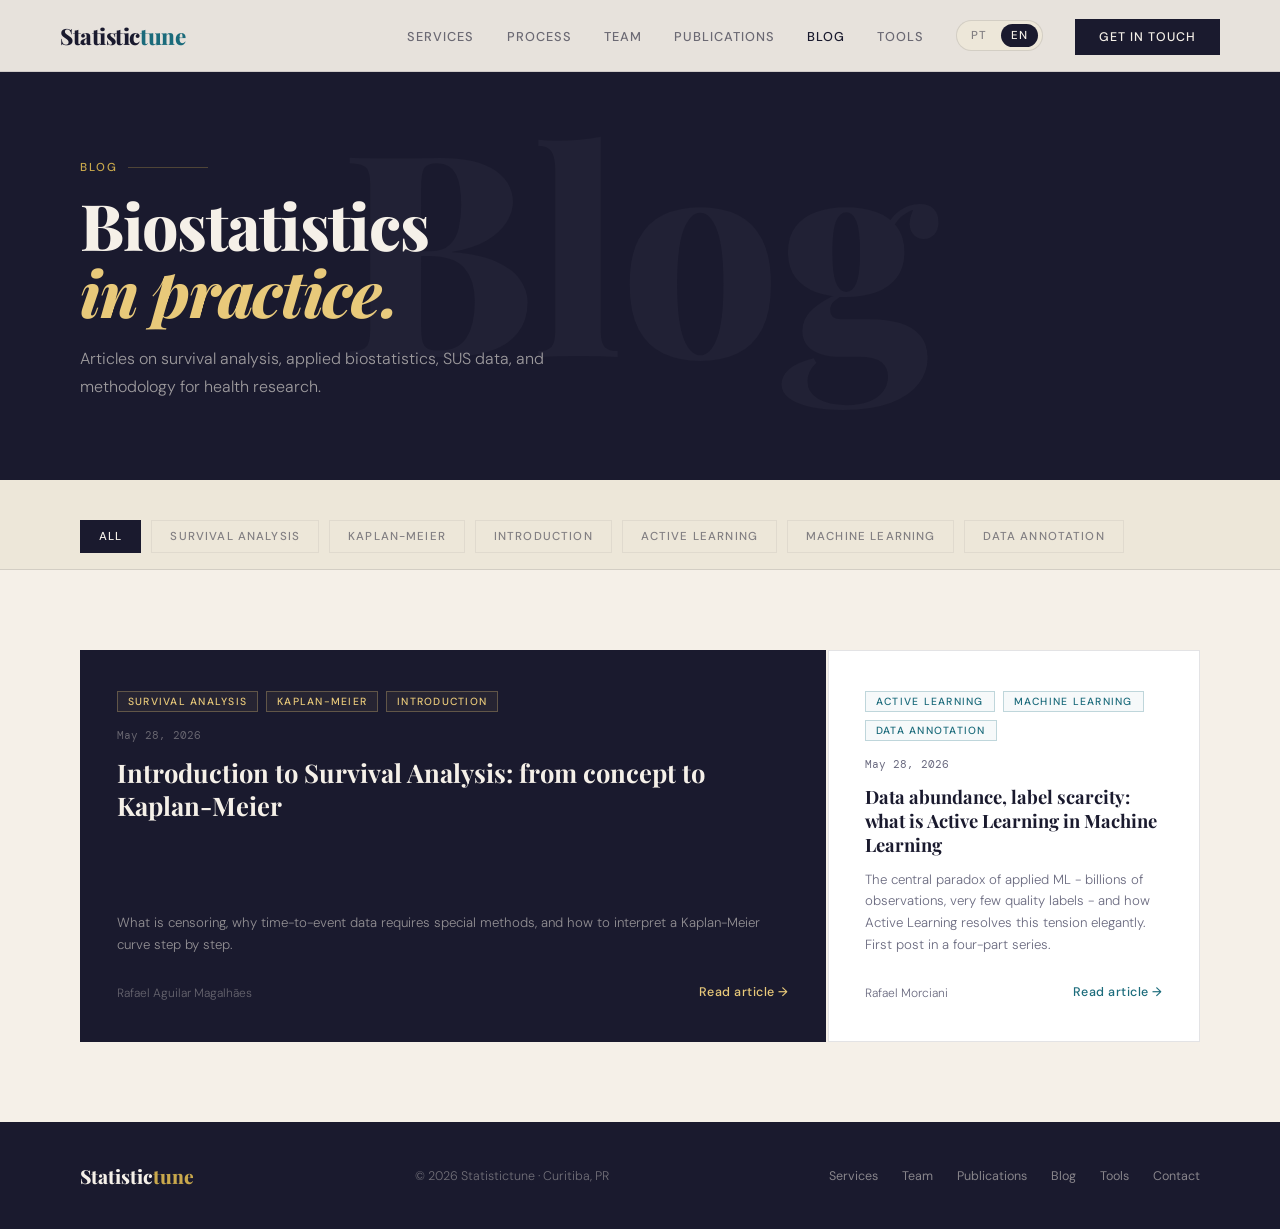
<file: blog/index.html>
<!DOCTYPE html>
<html lang="pt-BR" id="html-root">
<head>
<meta charset="UTF-8">
<meta name="viewport" content="width=device-width, initial-scale=1.0">
<title>Blog - Statistictune</title>

<meta name="description" content="Artigos sobre bioestatística, análise de sobrevivência, dados do SUS e metodologia para pesquisa em saúde.">
<meta name="author" content="Rafael Aguilar Magalhães">
<meta name="robots" content="index, follow">
<link rel="canonical" href="https://statistictune.com.br/blog/">

<meta property="og:type" content="website">
<meta property="og:url" content="https://statistictune.com.br/blog/">
<meta property="og:title" content="Blog - Statistictune">
<meta property="og:description" content="Artigos sobre bioestatística, análise de sobrevivência, dados do SUS e metodologia para pesquisa em saúde.">
<meta property="og:image" content="https://statistictune.com.br/og-image.png">

<link rel="preconnect" href="https://fonts.googleapis.com">
<link href="https://fonts.googleapis.com/css2?family=Playfair+Display:ital,wght@0,400;0,600;0,800;1,400&family=DM+Sans:wght@300;400;500&family=DM+Mono:wght@400&display=swap" rel="stylesheet">

<script async src="https://www.googletagmanager.com/gtag/js?id=G-VSWKF5XT2K"></script>
<script>
  window.dataLayer = window.dataLayer || [];
  function gtag(){dataLayer.push(arguments);}
  gtag('js', new Date()); gtag('config', 'G-VSWKF5XT2K');
</script>

<link rel="stylesheet" href="../assets/css/style.css">

<style>
  .blog-hero {
    padding: 160px 80px 80px;
    background: var(--ink);
    color: var(--cream);
    position: relative;
    overflow: hidden;
  }
  .blog-hero::before {
    content: 'Blog';
    position: absolute;
    font-family: 'Playfair Display', serif;
    font-size: 22vw;
    font-weight: 800;
    color: rgba(255,255,255,0.03);
    top: 50%; left: 50%;
    transform: translate(-50%, -50%);
    pointer-events: none;
    white-space: nowrap;
  }
  .blog-hero .section-label { color: var(--gold); }
  .blog-hero .section-label::after { background: rgba(201,168,76,0.3); }
  .blog-hero-title {
    font-family: 'Playfair Display', serif;
    font-size: clamp(2.8rem, 5vw, 5rem);
    font-weight: 800;
    line-height: 1.05;
    letter-spacing: -0.02em;
    color: var(--cream);
    margin-bottom: 20px;
  }
  .blog-hero-title em { color: var(--gold-light); font-style: italic; }
  .blog-hero-intro {
    font-size: 1rem;
    line-height: 1.7;
    color: rgba(245,240,232,0.6);
    font-weight: 300;
    max-width: 560px;
  }

  /* ── Tag filter ── */
  .blog-controls {
    padding: 40px 80px 0;
    background: var(--cream-dark);
    border-bottom: 1px solid var(--border);
    display: flex;
    gap: 10px;
    flex-wrap: wrap;
    position: sticky;
    top: 65px;
    z-index: 50;
  }
  .tag-btn {
    font-size: 0.72rem;
    font-weight: 500;
    letter-spacing: 0.1em;
    text-transform: uppercase;
    padding: 8px 18px;
    border: 1px solid var(--border);
    background: transparent;
    color: var(--ink);
    opacity: 0.5;
    cursor: pointer;
    transition: all 0.2s;
    font-family: 'DM Sans', sans-serif;
    margin-bottom: 16px;
  }
  .tag-btn:hover { opacity: 0.8; border-color: var(--teal); }
  .tag-btn.active { background: var(--ink); color: var(--cream); opacity: 1; border-color: var(--ink); }

  /* ── Post grid ── */
  .blog-grid-section { padding: 80px; background: var(--cream); }
  .blog-grid {
    display: grid;
    grid-template-columns: repeat(3, 1fr);
    gap: 2px;
  }
  .post-card {
    background: white;
    border: 1px solid var(--border);
    padding: 40px 36px;
    display: flex;
    flex-direction: column;
    transition: box-shadow 0.3s, transform 0.3s;
    position: relative;
    overflow: hidden;
  }
  .post-card::before {
    content: '';
    position: absolute;
    top: 0; left: 0;
    width: 0; height: 3px;
    background: var(--teal);
    transition: width 0.4s ease;
  }
  .post-card:hover { box-shadow: 0 8px 40px rgba(26,26,46,0.08); transform: translateY(-2px); }
  .post-card:hover::before { width: 100%; }

  /* Post com imagem de destaque */
  .post-card.has-cover { padding: 0; }
  .post-card.has-cover .post-cover {
    width: 100%;
    aspect-ratio: 16/9;
    object-fit: cover;
    display: block;
  }
  .post-card.has-cover .post-body { padding: 32px 36px 40px; }

  .post-tags { display: flex; gap: 8px; flex-wrap: wrap; margin-bottom: 16px; }
  .post-tag {
    font-size: 0.65rem;
    font-weight: 500;
    letter-spacing: 0.12em;
    text-transform: uppercase;
    color: var(--teal);
    border: 1px solid rgba(27,107,123,0.25);
    padding: 3px 10px;
    background: rgba(27,107,123,0.04);
  }
  .post-date { font-family: 'DM Mono', monospace; font-size: 0.7rem; color: var(--text-muted); margin-bottom: 14px; }
  .post-title {
    font-family: 'Playfair Display', serif;
    font-size: 1.15rem;
    font-weight: 700;
    line-height: 1.3;
    color: var(--ink);
    margin-bottom: 12px;
    flex: 1;
  }
  .post-excerpt { font-size: 0.83rem; line-height: 1.65; color: var(--text-muted); font-weight: 300; margin-bottom: 28px; }
  .post-footer { display: flex; align-items: center; justify-content: space-between; }
  .post-author { font-size: 0.75rem; color: var(--text-muted); font-weight: 300; }
  .post-read-more {
    font-size: 0.78rem;
    font-weight: 500;
    color: var(--teal);
    letter-spacing: 0.04em;
    border-bottom: 1px solid transparent;
    transition: border-color 0.2s;
  }
  .post-read-more:hover { border-color: var(--teal); }

  /* Card em destaque (featured) - ocupa 2 colunas */
  .post-card.featured {
    grid-column: span 2;
    background: var(--ink);
    color: var(--cream);
    border-color: transparent;
  }
  .post-card.featured::before { background: var(--gold); }
  .post-card.featured .post-tag { color: var(--gold-light); border-color: rgba(232,201,122,0.3); background: rgba(232,201,122,0.06); }
  .post-card.featured .post-date { color: rgba(245,240,232,0.35); }
  .post-card.featured .post-title { color: var(--cream); font-size: 1.6rem; }
  .post-card.featured .post-excerpt { color: rgba(245,240,232,0.55); }
  .post-card.featured .post-author { color: rgba(245,240,232,0.35); }
  .post-card.featured .post-read-more { color: var(--gold-light); }
  .post-card.featured .post-read-more:hover { border-color: var(--gold-light); }

  /* Estado vazio */
  .no-posts { grid-column: 1/-1; text-align: center; padding: 80px 20px; color: var(--text-muted); font-style: italic; }

  @media (max-width: 1100px) {
    .blog-hero { padding: 140px 40px 60px; }
    .blog-controls { padding: 32px 40px 0; top: 58px; }
    .blog-grid-section { padding: 60px 40px; }
    .blog-grid { grid-template-columns: repeat(2, 1fr); }
    .post-card.featured { grid-column: span 2; }
  }
  @media (max-width: 700px) {
    .blog-hero { padding: 120px 20px 48px; }
    .blog-controls { padding: 24px 20px 0; }
    .blog-grid-section { padding: 40px 20px; }
    .blog-grid { grid-template-columns: 1fr; }
    .post-card.featured { grid-column: span 1; }
  }
</style>
</head>
<body>

<nav>
  <a href="/" class="nav-logo">Statistic<span>tune</span></a>
  <ul class="nav-links">
    <li><a href="/#servicos" data-i18n="nav-services">Serviços</a></li>
    <li><a href="/#processo" data-i18n="nav-process">Processo</a></li>
    <li><a href="/#sobre" data-i18n="nav-team">Equipe</a></li>
    <li><a href="/#publicacoes" data-i18n="nav-publications">Publicações</a></li>
    <li><a href="/blog/" class="active" data-i18n="nav-blog">Blog</a></li>
    <li><a href="../ferramentas/index.html" data-i18n="nav-tools">Ferramentas</a></li>
    <li>
      <div class="lang-toggle" role="group" aria-label="Language selector">
        <button class="lang-btn active" id="btn-pt" onclick="setLangBlog('pt')">PT</button>
        <button class="lang-btn" id="btn-en" onclick="setLangBlog('en')">EN</button>
      </div>
    </li>
    <li><a href="/#contato" class="nav-cta" data-i18n="nav-cta">Falar agora</a></li>
  </ul>
</nav>

<section class="blog-hero">
  <div class="section-label" data-i18n="blog-label">Blog</div>
  <h1 class="blog-hero-title">
    <span data-i18n="blog-title-1">Bioestatística</span><br>
    <em data-i18n="blog-title-2">na prática.</em>
  </h1>
  <p class="blog-hero-intro" data-i18n="blog-intro">
    Artigos sobre análise de sobrevivência, bioestatística aplicada, dados do SUS e metodologia para pesquisa em saúde.
  </p>
</section>

<div class="blog-controls" id="blog-controls">
  </div>

<section class="blog-grid-section">
  <div class="blog-grid" id="blog-grid"></div>
</section>

<footer>
  <a href="/" class="footer-logo">Statistic<span>tune</span></a>
  <p class="footer-copy">© 2026 Statistictune · Curitiba, PR</p>
  <div class="footer-links">
    <a href="/#servicos" data-i18n="nav-services">Serviços</a>
    <a href="/#sobre" data-i18n="nav-team">Equipe</a>
    <a href="/#publicacoes" data-i18n="nav-publications">Publicações</a>
    <a href="/blog/" data-i18n="nav-blog">Blog</a>
    <a href="../ferramentas/index.html" data-i18n="nav-tools">Ferramentas</a>
    <a href="/#contato" data-i18n="nav-cta-plain">Contato</a>
  </div>
</footer>

<script src="../assets/js/main.js"></script>

<script>
/* ══════════════════════════════════════════════
   POSTS - Estrutura unificada e internacionalizada
   ══════════════════════════════════════════════ */
const POSTS = [
  {
    id_pt:    "pt/introducao-analise-sobrevivencia",
    id_en:    "en/introduction-survival-analysis",
    title_pt: "Introdução à Análise de Sobrevivência: do conceito ao Kaplan-Meier",
    title_en: "Introduction to Survival Analysis: from concept to Kaplan-Meier",
    excerpt_pt: "O que é censura, por que dados de tempo-até-evento precisam de métodos especiais e como interpretar uma curva de Kaplan-Meier passo a passo.",
    excerpt_en: "What is censoring, why time-to-event data requires special methods, and how to interpret a Kaplan-Meier curve step by step.",
    date_pt:  "28 Mai 2026",
    date_en:  "May 28, 2026",
    author:   "Rafael Aguilar Magalhães",
    tags_pt:  ["Sobrevivência", "Kaplan-Meier", "Introdução"],
    tags_en:  ["Survival Analysis", "Kaplan-Meier", "Introduction"],
    featured: true,
    cover:    null
  },
  {
    id_pt:    "pt/aprendizado-ativo-dados-em-excesso-rotulos-em-falta",
    id_en:    "en/active-learning-data-abundance-label-scarcity",
    title_pt: "Dados em excesso, rótulos em falta: o que é Aprendizado Ativo de Máquina",
    title_en: "Data abundance, label scarcity: what is Active Learning in Machine Learning",
    excerpt_pt: "O paradoxo central do ML aplicado - bilhões de observações, pouquíssimos rótulos de qualidade - e como o Aprendizado Ativo resolve essa tensão elegantemente. Primeiro post de uma série de quatro.",
    excerpt_en: "The central paradox of applied ML - billions of observations, very few quality labels - and how Active Learning resolves this tension elegantly. First post in a four-part series.",
    date_pt:  "28 Mai 2026",
    date_en:  "May 28, 2026",
    author:   "Rafael Morciani",
    tags_pt:  ["Aprendizado Ativo", "Machine Learning", "Anotação de Dados"],
    tags_en:  ["Active Learning", "Machine Learning", "Data Annotation"],
    featured: false,
    cover:    null
  },
 
  // {
  //   id_pt:    "pt/propensity-score-matching",
  //   id_en:    "en/propensity-score-matching",
  //   title_pt: "Propensity Score Matching: controlando confundimento em estudos observacionais",
  //   title_en: "Propensity Score Matching: controlling confounding in observational studies",
  //   excerpt_pt: "Como estimar o PSM, verificar o balanço de covariáveis e reportar os resultados de acordo com o checklist STROBE.",
  //   excerpt_en: "How to estimate PSM, verify covariate balance, and report results according to the STROBE checklist.",
  //   date_pt:  "02 Mai 2026",
  //   date_en:  "May 02, 2026",
  //   author:   "Rafael Aguilar Magalhães",
  //   tags_pt:  ["PSM", "Causalidade", "Dados SUS"],
  //   tags_en:  ["PSM", "Causality", "SUS Data"],
  //   featured: false,
  //   cover:    null
  // }
];

// Estado global do filtro de tags ativo
let activeTagFilter = null;

/* ── Render engine ──────────────────────────── */
function renderBlog() {
  const grid = document.getElementById('blog-grid');
  const lang = (typeof currentLang !== 'undefined') ? currentLang : 'pt';
  const isEn = lang === 'en';

  // Filtra de acordo com o idioma e a tag ativa
  const filtered = activeTagFilter
    ? POSTS.filter(p => {
        const tags = isEn ? p.tags_en : p.tags_pt;
        return tags.includes(activeTagFilter);
      })
    : POSTS;

  if (filtered.length === 0) {
    grid.innerHTML = `<p class="no-posts">${isEn ? 'No articles found for this category.' : 'Nenhum artigo encontrado para esta categoria.'}</p>`;
    return;
  }

  grid.innerHTML = filtered.map(post => {
    const title    = isEn ? post.title_en   : post.title_pt;
    const excerpt  = isEn ? post.excerpt_en : post.excerpt_pt;
    const date     = isEn ? post.date_en    : post.date_pt;
    const postId   = isEn ? post.id_en      : post.id_pt;
    const tags     = isEn ? post.tags_en    : post.tags_pt;
    const readMore = isEn ? 'Read article →' : 'Ler artigo →';

    const tagsHTML = tags.map(t => `<span class="post-tag">${t}</span>`).join('');
    const coverHTML = post.cover ? `<img class="post-cover" src="${post.cover}" alt="${title}" loading="lazy">` : '';
    const bodyClass = post.cover ? 'post-body' : '';
    
    const cardClass = [
      'post-card reveal',
      post.featured ? 'featured' : '',
      post.cover    ? 'has-cover' : ''
    ].filter(Boolean).join(' ');

    return `
    <article class="${cardClass}">
      ${coverHTML}
      <div class="${bodyClass}" style="${post.cover ? '' : 'flex:1;display:flex;flex-direction:column;'}">
        <div class="post-tags">${tagsHTML}</div>
        <div class="post-date">${date}</div>
        <h2 class="post-title">${title}</h2>
        <p class="post-excerpt">${excerpt}</p>
        <div class="post-footer">
          <span class="post-author">${post.author}</span>
          <a href="posts/${postId}.html" class="post-read-more">${readMore}</a>
        </div>
      </div>
    </article>`;
  }).join('');

  // Reativa o scroll reveal observer do main.js, caso exista
  if (typeof revealObserver !== 'undefined' && revealObserver.observe) {
    document.querySelectorAll('.reveal:not(.visible)').forEach(el => revealObserver.observe(el));
  }
}

function buildTagFilter() {
  const controls = document.getElementById('blog-controls');
  const lang     = (typeof currentLang !== 'undefined') ? currentLang : 'pt';
  const isEn     = lang === 'en';
  const allLabel = isEn ? 'All' : 'Todos';

  // Captura as tags únicas baseadas no idioma ativo
  const allTags  = [...new Set(POSTS.flatMap(p => isEn ? p.tags_en : p.tags_pt))];

  // Se a tag anteriormente selecionada não existir no novo idioma, reseta o filtro
  if (activeTagFilter && !allTags.includes(activeTagFilter)) {
    activeTagFilter = null;
  }

  const buttons = [
    `<button class="tag-btn ${!activeTagFilter ? 'active' : ''}" onclick="filterBy(null, this)">${allLabel}</button>`,
    ...allTags.map(tag =>
      `<button class="tag-btn ${activeTagFilter === tag ? 'active' : ''}" onclick="filterBy('${tag}', this)">${tag}</button>`
    )
  ];
  controls.innerHTML = buttons.join('');
}

function filterBy(tag, btn) {
  document.querySelectorAll('.tag-btn').forEach(b => b.classList.remove('active'));
  btn.classList.add('active');
  activeTagFilter = tag;
  renderBlog();
}

// Handler de internacionalização adaptado para o fluxo do blog
function setLangBlog(lang) {
  if (typeof setLang === 'function') {
    setLang(lang); // Executa a função global de tradução do main.js
  } else {
    window.currentLang = lang;
  }
  
  // Atualiza controles visuais da navbar, caso existam
  document.querySelectorAll('.lang-btn').forEach(btn => {
    btn.classList.toggle('active', btn.id === `btn-${lang}`);
  });
  
  buildTagFilter();
  renderBlog();
}

// Inicialização da página
document.addEventListener('DOMContentLoaded', () => {
  buildTagFilter();
  renderBlog();
});
</script>
</body>
</html>
</file>
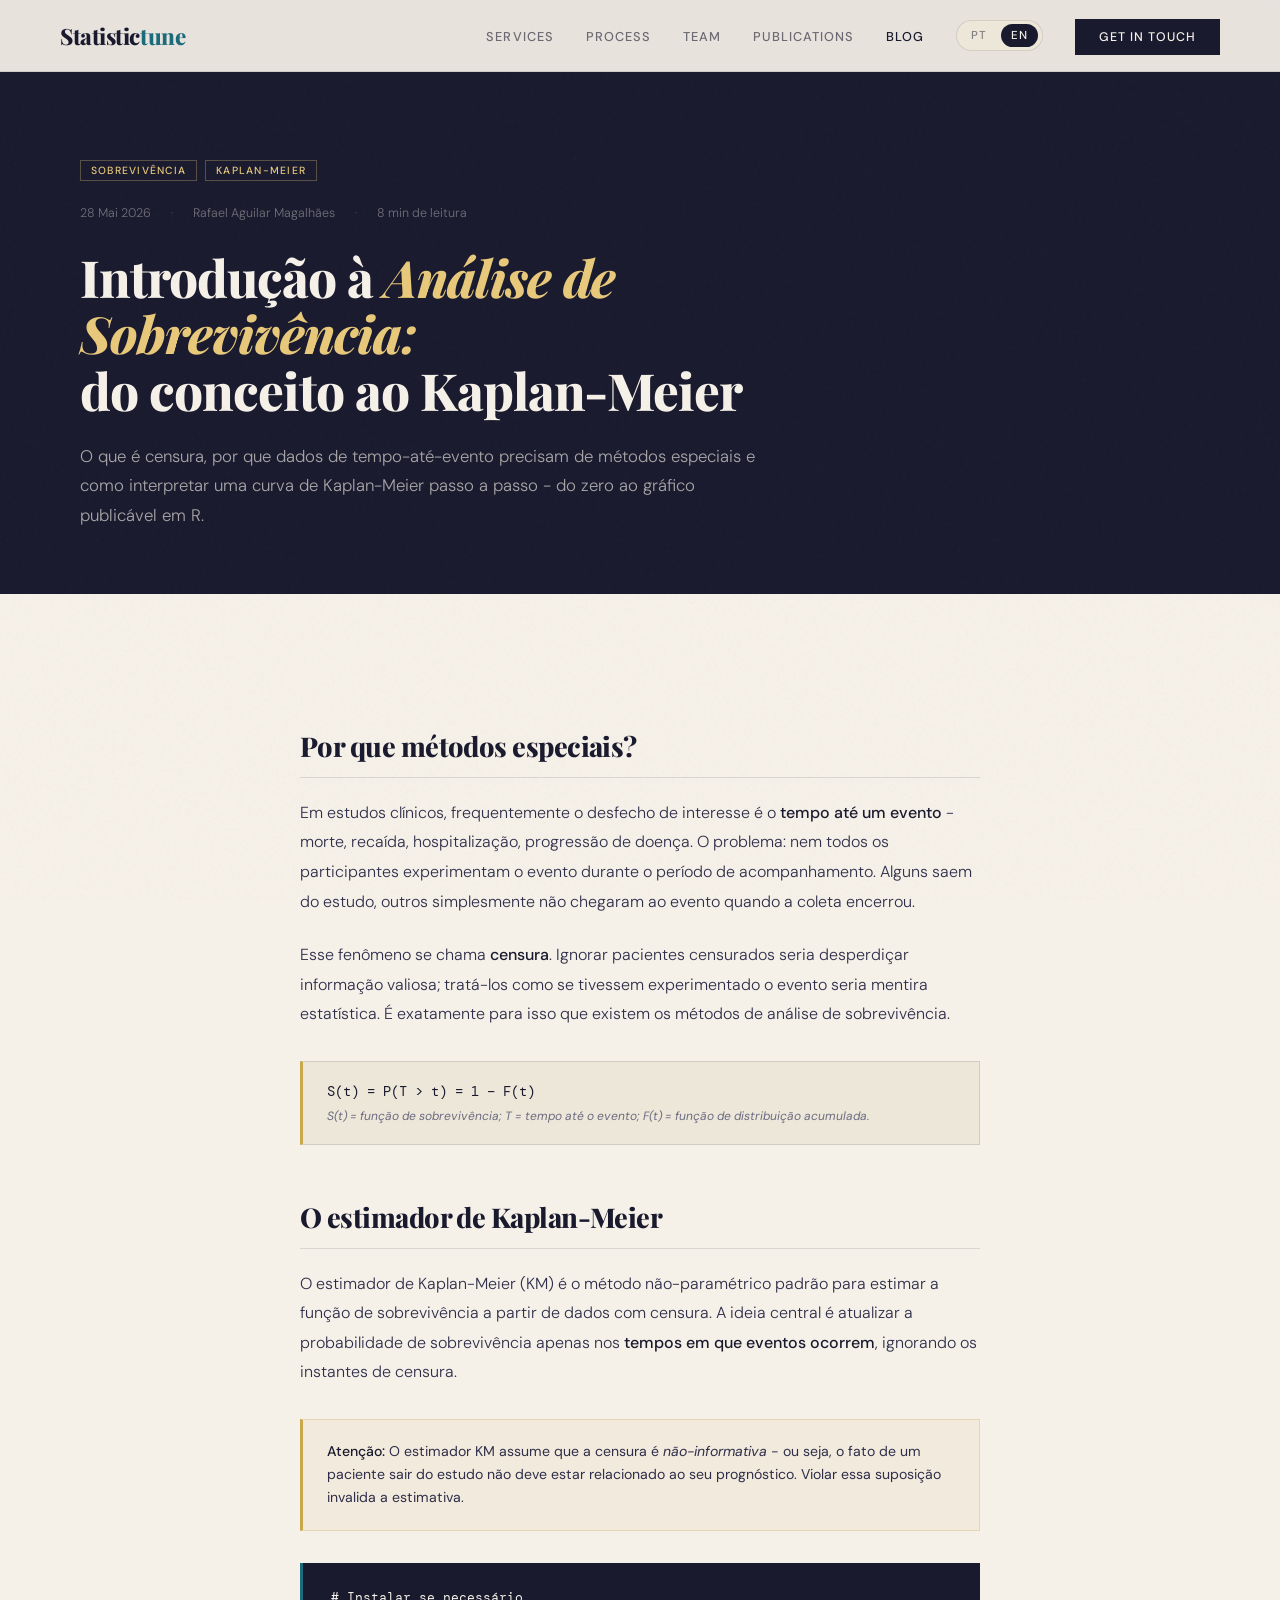
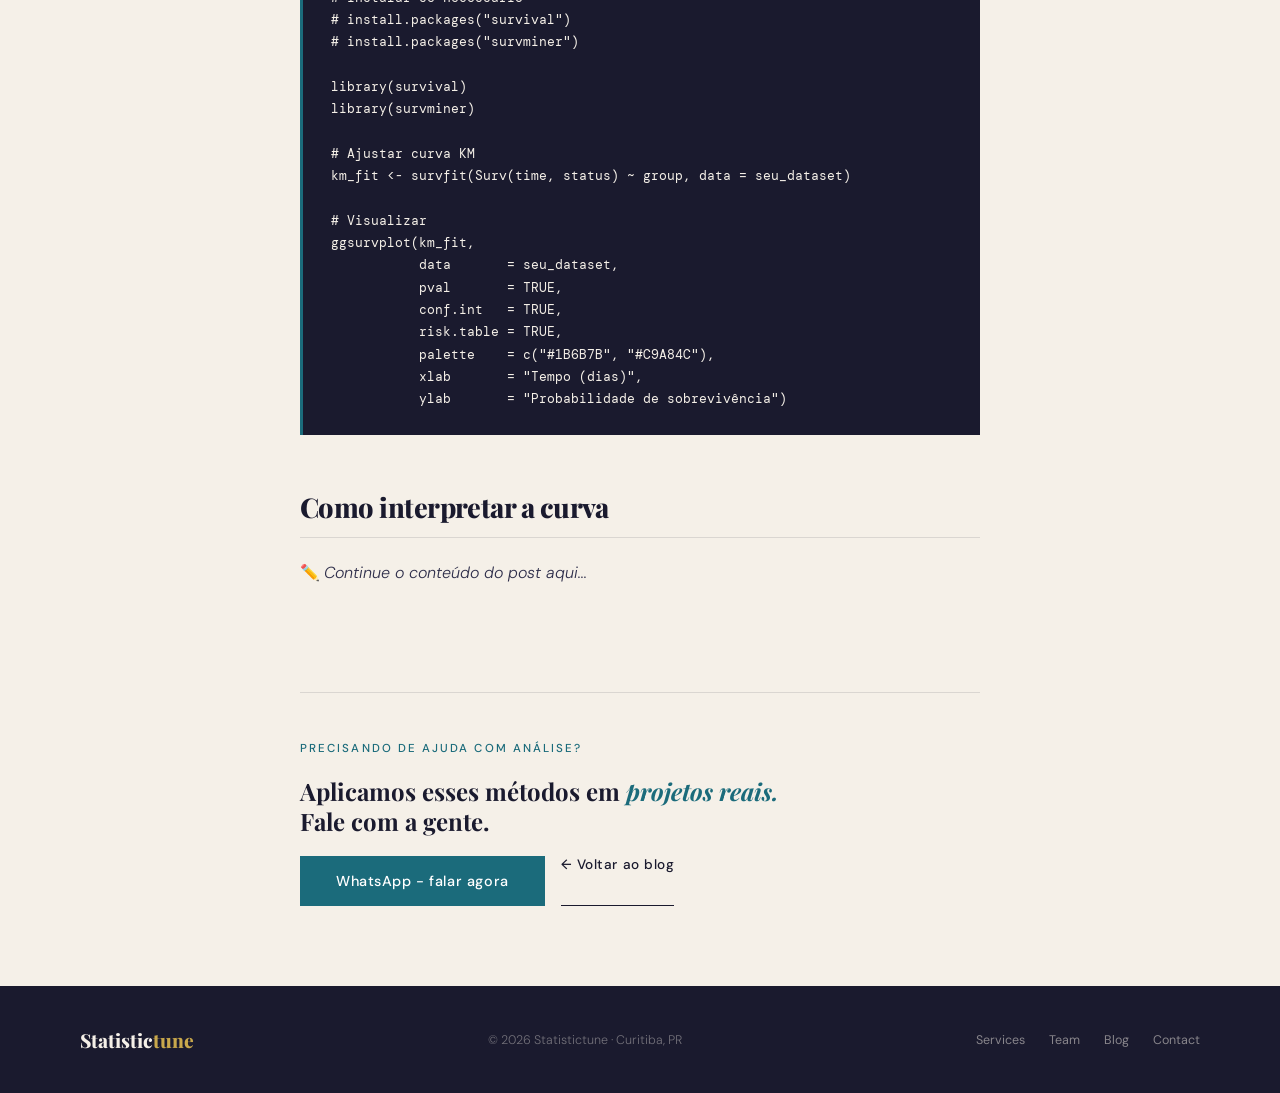
<file: blog/posts/template.html>
<!DOCTYPE html>
<html lang="pt-BR" id="html-root">
<head>
<meta charset="UTF-8">
<meta name="viewport" content="width=device-width, initial-scale=1.0">

<!--
  ════════════════════════════════════════
  INSTRUÇÕES PARA NOVO POST
  ════════════════════════════════════════
  1. Duplique este arquivo
  2. Renomeie para: slug-do-post.html
     ex: introducao-kaplan-meier.html
  3. Preencha os campos marcados com ✏️
  4. Escreva o conteúdo na seção <article>
  5. Imagens vão em: blog/assets/img/
  ════════════════════════════════════════
-->

<!-- ✏️ TÍTULO DA ABA -->
<title>Título do Post - Statistictune Blog</title>

<!-- ✏️ META SEO -->
<meta name="description" content="Descrição do post em ~150 caracteres.">
<meta name="author" content="Rafael Aguilar Magalhães">
<meta name="robots" content="index, follow">
<link rel="canonical" href="https://statistictune.com.br/blog/posts/slug-do-post.html">

<!-- ✏️ OPEN GRAPH -->
<meta property="og:type" content="article">
<meta property="og:url" content="https://statistictune.com.br/blog/posts/slug-do-post.html">
<meta property="og:title" content="Título do Post - Statistictune Blog">
<meta property="og:description" content="Descrição do post.">
<meta property="og:image" content="https://statistictune.com.br/og-image.png">
<!-- Se o post tiver imagem de capa: -->
<!-- <meta property="og:image" content="https://statistictune.com.br/blog/assets/img/nome-da-imagem.png"> -->

<meta property="article:published_time" content="2026-05-28"><!-- ✏️ DATA -->
<meta property="article:author" content="Rafael Aguilar Magalhães">

<link rel="preconnect" href="https://fonts.googleapis.com">
<link href="https://fonts.googleapis.com/css2?family=Playfair+Display:ital,wght@0,400;0,600;0,800;1,400&family=DM+Sans:wght@300;400;500&family=DM+Mono:wght@400&display=swap" rel="stylesheet">

<!-- Google Analytics -->
<script async src="https://www.googletagmanager.com/gtag/js?id=G-VSWKF5XT2K"></script>
<script>
  window.dataLayer = window.dataLayer || [];
  function gtag(){dataLayer.push(arguments);}
  gtag('js', new Date()); gtag('config', 'G-VSWKF5XT2K');
</script>

<!-- ✅ CSS compartilhado (sobe dois níveis) -->
<link rel="stylesheet" href="../../assets/css/style.css">

<!-- CSS exclusivo do post -->
<style>

  /* ── Post header ── */
  .post-header {
    padding: 160px 80px 64px;
    background: var(--ink);
    color: var(--cream);
  }
  .post-header .section-label { color: var(--gold); }
  .post-header .section-label::after { background: rgba(201,168,76,0.3); }
  .post-meta-line {
    display: flex;
    align-items: center;
    gap: 20px;
    flex-wrap: wrap;
    margin-bottom: 28px;
    font-size: 0.78rem;
    color: rgba(245,240,232,0.4);
    font-weight: 300;
  }
  .post-meta-line .sep { color: rgba(245,240,232,0.2); }
  .post-tags-header { display: flex; gap: 8px; flex-wrap: wrap; margin-bottom: 24px; }
  .post-tag-h {
    font-size: 0.65rem;
    font-weight: 500;
    letter-spacing: 0.12em;
    text-transform: uppercase;
    color: var(--gold-light);
    border: 1px solid rgba(232,201,122,0.3);
    padding: 3px 10px;
  }
  .post-headline {
    font-family: 'Playfair Display', serif;
    font-size: clamp(2.2rem, 4vw, 3.8rem);
    font-weight: 800;
    line-height: 1.1;
    letter-spacing: -0.02em;
    color: var(--cream);
    max-width: 840px;
    margin-bottom: 24px;
  }
  .post-headline em { font-style: italic; color: var(--gold-light); }
  .post-lead {
    font-size: 1.05rem;
    line-height: 1.75;
    color: rgba(245,240,232,0.65);
    font-weight: 300;
    max-width: 680px;
  }

  /* ── Cover image ── */
  .post-cover-section {
    background: var(--cream-dark);
    padding: 0;
    line-height: 0;
  }
  .post-cover-img {
    width: 100%;
    max-height: 480px;
    object-fit: cover;
    display: block;
  }

  /* ── Post body layout ── */
  .post-body-wrapper {
    display: grid;
    grid-template-columns: 1fr 680px 1fr;
    gap: 0;
    background: var(--cream);
    padding: 80px 0;
  }
  .post-content {
    grid-column: 2;
    min-width: 0;
  }

  /* ── Typography for article content ── */
  .post-content h2 {
    font-family: 'Playfair Display', serif;
    font-size: 1.7rem;
    font-weight: 800;
    line-height: 1.2;
    letter-spacing: -0.02em;
    color: var(--ink);
    margin: 56px 0 20px;
    padding-bottom: 14px;
    border-bottom: 1px solid var(--border);
  }
  .post-content h3 {
    font-family: 'Playfair Display', serif;
    font-size: 1.2rem;
    font-weight: 700;
    color: var(--ink);
    margin: 36px 0 14px;
  }
  .post-content p {
    font-size: 1rem;
    line-height: 1.85;
    color: var(--ink-light);
    font-weight: 300;
    margin-bottom: 24px;
  }
  .post-content strong { font-weight: 500; color: var(--ink); }
  .post-content em { font-style: italic; }

  /* Code blocks */
  .post-content pre {
    background: var(--ink);
    color: var(--cream);
    padding: 24px 28px;
    font-family: 'DM Mono', monospace;
    font-size: 0.82rem;
    line-height: 1.7;
    overflow-x: auto;
    margin: 32px 0;
    border-left: 3px solid var(--teal);
  }
  .post-content code {
    font-family: 'DM Mono', monospace;
    font-size: 0.85em;
    background: var(--cream-dark);
    color: var(--teal);
    padding: 2px 6px;
    border-radius: 2px;
  }
  .post-content pre code { background: none; color: var(--cream); padding: 0; font-size: 1em; }

  /* Math / formula highlight */
  .post-content .formula-block {
    background: var(--cream-dark);
    border: 1px solid var(--border);
    border-left: 3px solid var(--gold);
    padding: 20px 24px;
    font-family: 'DM Mono', monospace;
    font-size: 0.9rem;
    margin: 32px 0;
    color: var(--ink);
    overflow-x: auto;
  }
  .post-content .formula-block .note {
    font-size: 0.75rem;
    color: var(--text-muted);
    font-family: 'DM Sans', sans-serif;
    margin-top: 8px;
    font-style: italic;
  }

  /* Blockquote / callout */
  .post-content blockquote {
    border-left: 3px solid var(--teal);
    padding: 16px 24px;
    margin: 32px 0;
    background: rgba(27,107,123,0.04);
  }
  .post-content blockquote p { color: var(--teal); font-size: 0.95rem; margin: 0; }

  /* Callout box */
  .callout {
    background: rgba(201,168,76,0.08);
    border: 1px solid rgba(201,168,76,0.3);
    border-left: 3px solid var(--gold);
    padding: 20px 24px;
    margin: 32px 0;
    font-size: 0.88rem;
    color: var(--ink-light);
    line-height: 1.65;
  }
  .callout strong { color: var(--ink); }

  /* Images inside post */
  .post-content figure {
    margin: 40px 0;
  }
  .post-content figure img {
    width: 100%;
    height: auto;
    display: block;
    border: 1px solid var(--border);
  }
  .post-content figcaption {
    font-size: 0.78rem;
    color: var(--text-muted);
    font-style: italic;
    margin-top: 10px;
    text-align: center;
    font-weight: 300;
  }

  /* Lists */
  .post-content ul, .post-content ol {
    padding-left: 24px;
    margin-bottom: 24px;
  }
  .post-content li {
    font-size: 1rem;
    line-height: 1.75;
    color: var(--ink-light);
    font-weight: 300;
    margin-bottom: 6px;
  }

  /* ── Post footer / CTA ── */
  .post-cta {
    grid-column: 2;
    margin-top: 80px;
    padding-top: 48px;
    border-top: 1px solid var(--border);
    display: flex;
    flex-direction: column;
    gap: 20px;
  }
  .post-cta-label { font-size: 0.72rem; font-weight: 500; letter-spacing: 0.18em; text-transform: uppercase; color: var(--teal); }
  .post-cta-text { font-family: 'Playfair Display', serif; font-size: 1.5rem; font-weight: 700; color: var(--ink); line-height: 1.25; }
  .post-cta-text em { color: var(--teal); font-style: italic; }
  .post-cta-actions { display: flex; gap: 16px; flex-wrap: wrap; }

  /* ── Sidebar / author (opcional - descomente se quiser) ── */
  /*
  .post-sidebar {
    grid-column: 3;
    padding: 0 40px;
    position: sticky;
    top: 100px;
    align-self: start;
  }
  */

  @media (max-width: 1100px) {
    .post-header { padding: 140px 40px 48px; }
    .post-body-wrapper { grid-template-columns: 40px 1fr 40px; }
  }
  @media (max-width: 700px) {
    .post-header { padding: 120px 20px 40px; }
    .post-body-wrapper { grid-template-columns: 20px 1fr 20px; padding: 48px 0; }
    .post-headline { font-size: 2rem; }
  }
</style>
</head>
<body>

<nav>
  <a href="/" class="nav-logo">Statistic<span>tune</span></a>
  <ul class="nav-links">
    <li><a href="/#servicos" data-i18n="nav-services">Serviços</a></li>
    <li><a href="/#processo" data-i18n="nav-process">Processo</a></li>
    <li><a href="/#sobre" data-i18n="nav-team">Equipe</a></li>
    <li><a href="/#publicacoes" data-i18n="nav-publications">Publicações</a></li>
    <li><a href="/blog/" class="active" data-i18n="nav-blog">Blog</a></li>
    <li>
      <div class="lang-toggle" role="group">
        <button class="lang-btn active" id="btn-pt" onclick="setLang('pt')">PT</button>
        <button class="lang-btn" id="btn-en" onclick="setLang('en')">EN</button>
      </div>
    </li>
    <li><a href="/#contato" class="nav-cta" data-i18n="nav-cta">Falar agora</a></li>
  </ul>
</nav>

<!-- ═══════════════════════════════════════════
     CABEÇALHO DO POST
════════════════════════════════════════════ -->
<header class="post-header">
  <!-- ✏️ TAGS -->
  <div class="post-tags-header">
    <span class="post-tag-h">Sobrevivência</span>
    <span class="post-tag-h">Kaplan-Meier</span>
  </div>

  <!-- ✏️ META: data · autor · tempo de leitura -->
  <div class="post-meta-line">
    <span>28 Mai 2026</span>
    <span class="sep">·</span>
    <span>Rafael Aguilar Magalhães</span>
    <span class="sep">·</span>
    <span>8 min de leitura</span>
  </div>

  <!-- ✏️ TÍTULO PRINCIPAL -->
  <h1 class="post-headline">
    Introdução à <em>Análise de Sobrevivência:</em><br>
    do conceito ao Kaplan-Meier
  </h1>

  <!-- ✏️ LEAD (parágrafo de abertura / resumo) -->
  <p class="post-lead">
    O que é censura, por que dados de tempo-até-evento precisam de métodos especiais e como interpretar uma curva de Kaplan-Meier passo a passo - do zero ao gráfico publicável em R.
  </p>
</header>

<!-- ═══════════════════════════════════════════
     IMAGEM DE CAPA (opcional)
     Se não tiver imagem, delete este bloco inteiro
════════════════════════════════════════════ -->
<!-- 
<div class="post-cover-section">
  <img class="post-cover-img"
       src="../assets/img/kaplan-meier-intro.png"
       alt="Curva de Kaplan-Meier de exemplo">
</div>
-->

<!-- ═══════════════════════════════════════════
     CONTEÚDO DO POST
     Escreva aqui o artigo completo.
     Use as classes abaixo para formatar:
       .formula-block  → fórmulas matemáticas
       .callout        → caixas de destaque/aviso
       <blockquote>    → citações
       <figure><img>   → figuras com legenda
       <pre><code>     → blocos de código R/Python
════════════════════════════════════════════ -->
<div class="post-body-wrapper">
  <article class="post-content">

    <h2>Por que métodos especiais?</h2>
    <p>
      Em estudos clínicos, frequentemente o desfecho de interesse é o <strong>tempo até um evento</strong> - morte, recaída, hospitalização, progressão de doença. O problema: nem todos os participantes experimentam o evento durante o período de acompanhamento. Alguns saem do estudo, outros simplesmente não chegaram ao evento quando a coleta encerrou.
    </p>
    <p>
      Esse fenômeno se chama <strong>censura</strong>. Ignorar pacientes censurados seria desperdiçar informação valiosa; tratá-los como se tivessem experimentado o evento seria mentira estatística. É exatamente para isso que existem os métodos de análise de sobrevivência.
    </p>

    <!-- Exemplo de fórmula -->
    <div class="formula-block">
      S(t) = P(T &gt; t) = 1 − F(t)
      <div class="note">S(t) = função de sobrevivência; T = tempo até o evento; F(t) = função de distribuição acumulada.</div>
    </div>

    <h2>O estimador de Kaplan-Meier</h2>
    <p>
      O estimador de Kaplan-Meier (KM) é o método não-paramétrico padrão para estimar a função de sobrevivência a partir de dados com censura. A ideia central é atualizar a probabilidade de sobrevivência apenas nos <strong>tempos em que eventos ocorrem</strong>, ignorando os instantes de censura.
    </p>

    <!-- Exemplo de callout -->
    <div class="callout">
      <strong>Atenção:</strong> O estimador KM assume que a censura é <em>não-informativa</em> - ou seja, o fato de um paciente sair do estudo não deve estar relacionado ao seu prognóstico. Violar essa suposição invalida a estimativa.
    </div>

    <!-- Exemplo de código R -->
    <pre><code># Instalar se necessário
# install.packages("survival")
# install.packages("survminer")

library(survival)
library(survminer)

# Ajustar curva KM
km_fit &lt;- survfit(Surv(time, status) ~ group, data = seu_dataset)

# Visualizar
ggsurvplot(km_fit,
           data       = seu_dataset,
           pval       = TRUE,
           conf.int   = TRUE,
           risk.table = TRUE,
           palette    = c("#1B6B7B", "#C9A84C"),
           xlab       = "Tempo (dias)",
           ylab       = "Probabilidade de sobrevivência")</code></pre>

    <!-- Exemplo de figura -->
    <!--
    <figure>
      <img src="../assets/img/km-curve-example.png" alt="Curva de Kaplan-Meier com intervalo de confiança 95%">
      <figcaption>Figura 1. Curva de Kaplan-Meier estratificada por grupo de tratamento. Bandas representam IC 95% por método de Greenwood. Log-rank p &lt; 0.05.</figcaption>
    </figure>
    -->

    <h2>Como interpretar a curva</h2>
    <p>
      ✏️ <em>Continue o conteúdo do post aqui...</em>
    </p>

  </article>

  <!-- ═══════════════════════════════════════════
       CTA NO RODAPÉ DO POST
  ════════════════════════════════════════════ -->
  <div class="post-cta">
    <span class="post-cta-label">Precisando de ajuda com análise?</span>
    <p class="post-cta-text">
      Aplicamos esses métodos em <em>projetos reais.</em><br>
      Fale com a gente.
    </p>
    <div class="post-cta-actions">
      <a href="https://wa.me/5541998194868" class="btn-primary" target="_blank">WhatsApp - falar agora</a>
      <a href="/blog/" class="btn-ghost">← Voltar ao blog</a>
    </div>
  </div>

</div><!-- end post-body-wrapper -->

<footer>
  <a href="/" class="footer-logo">Statistic<span>tune</span></a>
  <p class="footer-copy">© 2026 Statistictune · Curitiba, PR</p>
  <div class="footer-links">
    <a href="/#servicos" data-i18n="nav-services">Serviços</a>
    <a href="/#sobre" data-i18n="nav-team">Equipe</a>
    <a href="/blog/">Blog</a>
    <a href="/#contato" data-i18n="nav-cta-plain">Contato</a>
  </div>
</footer>

<!-- ✅ JS compartilhado (sobe dois níveis) -->
<script src="../../assets/js/main.js"></script>
</body>
</html>
</file>
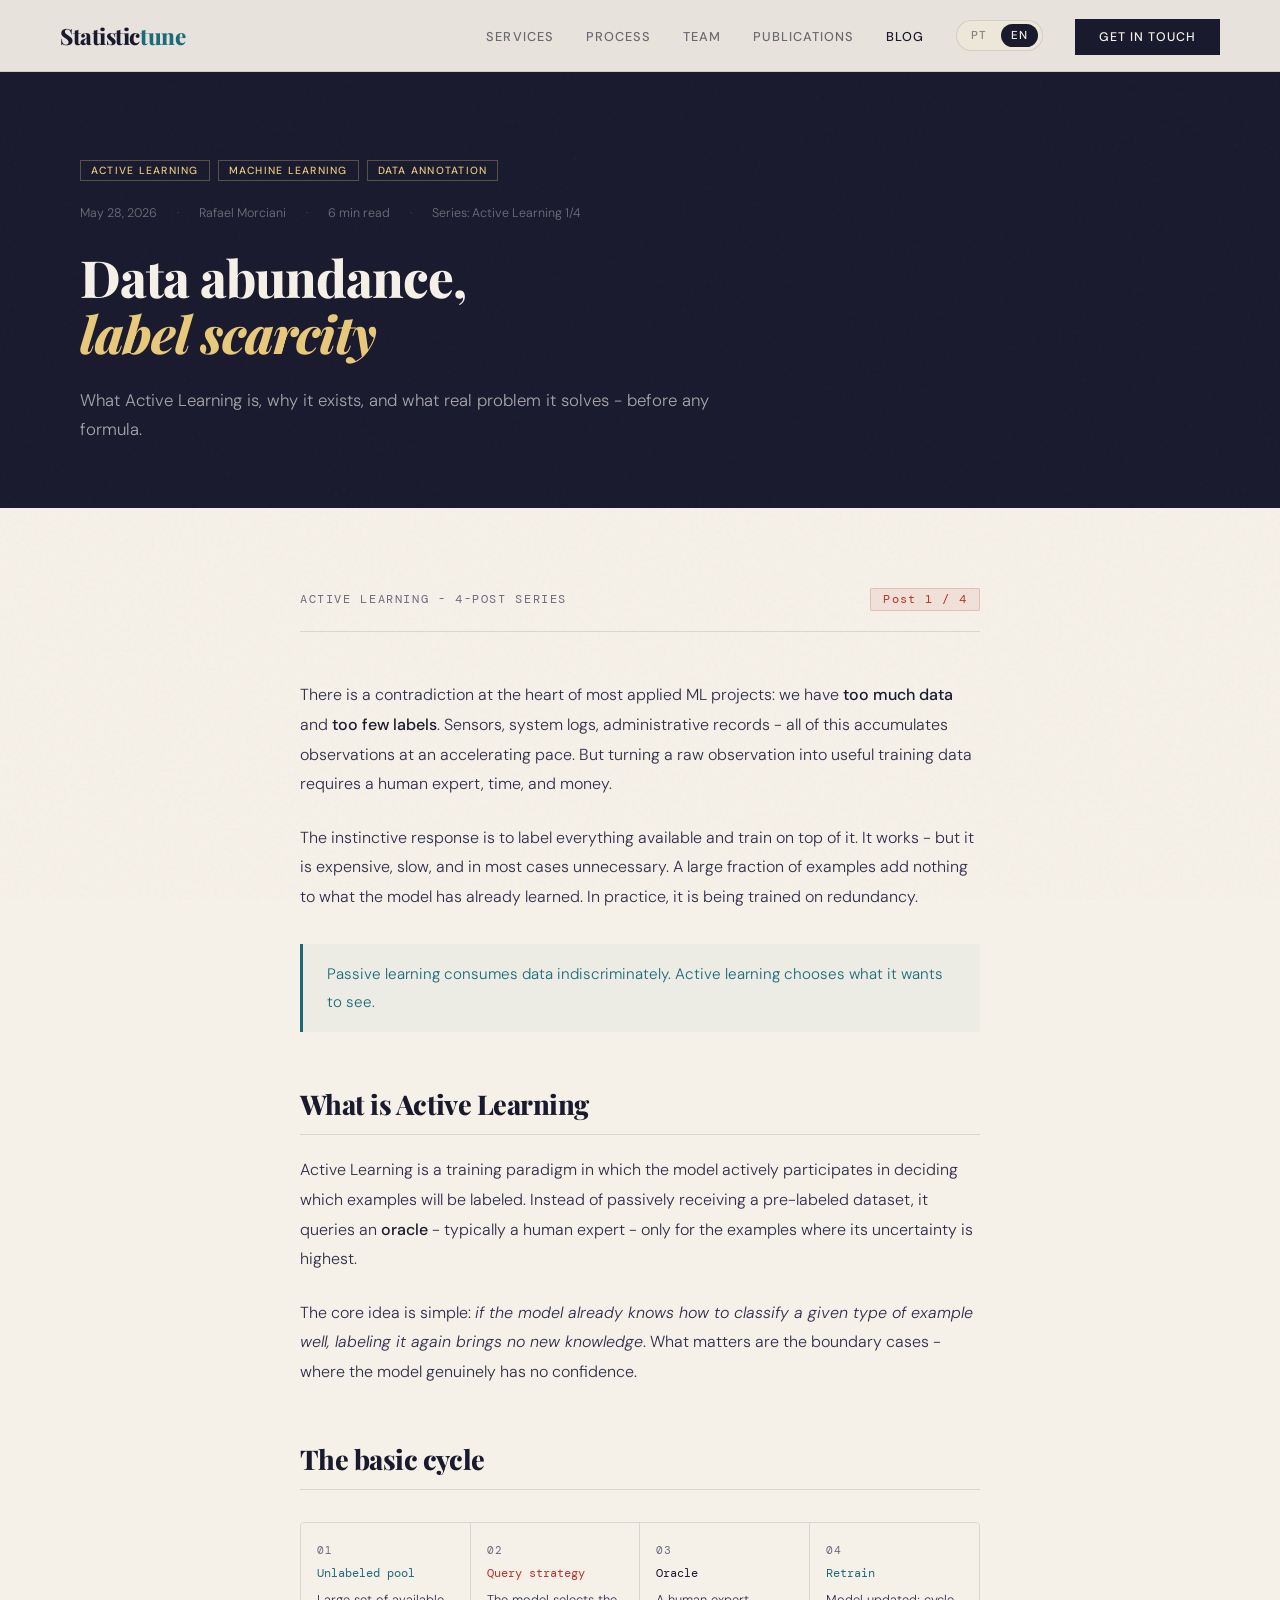
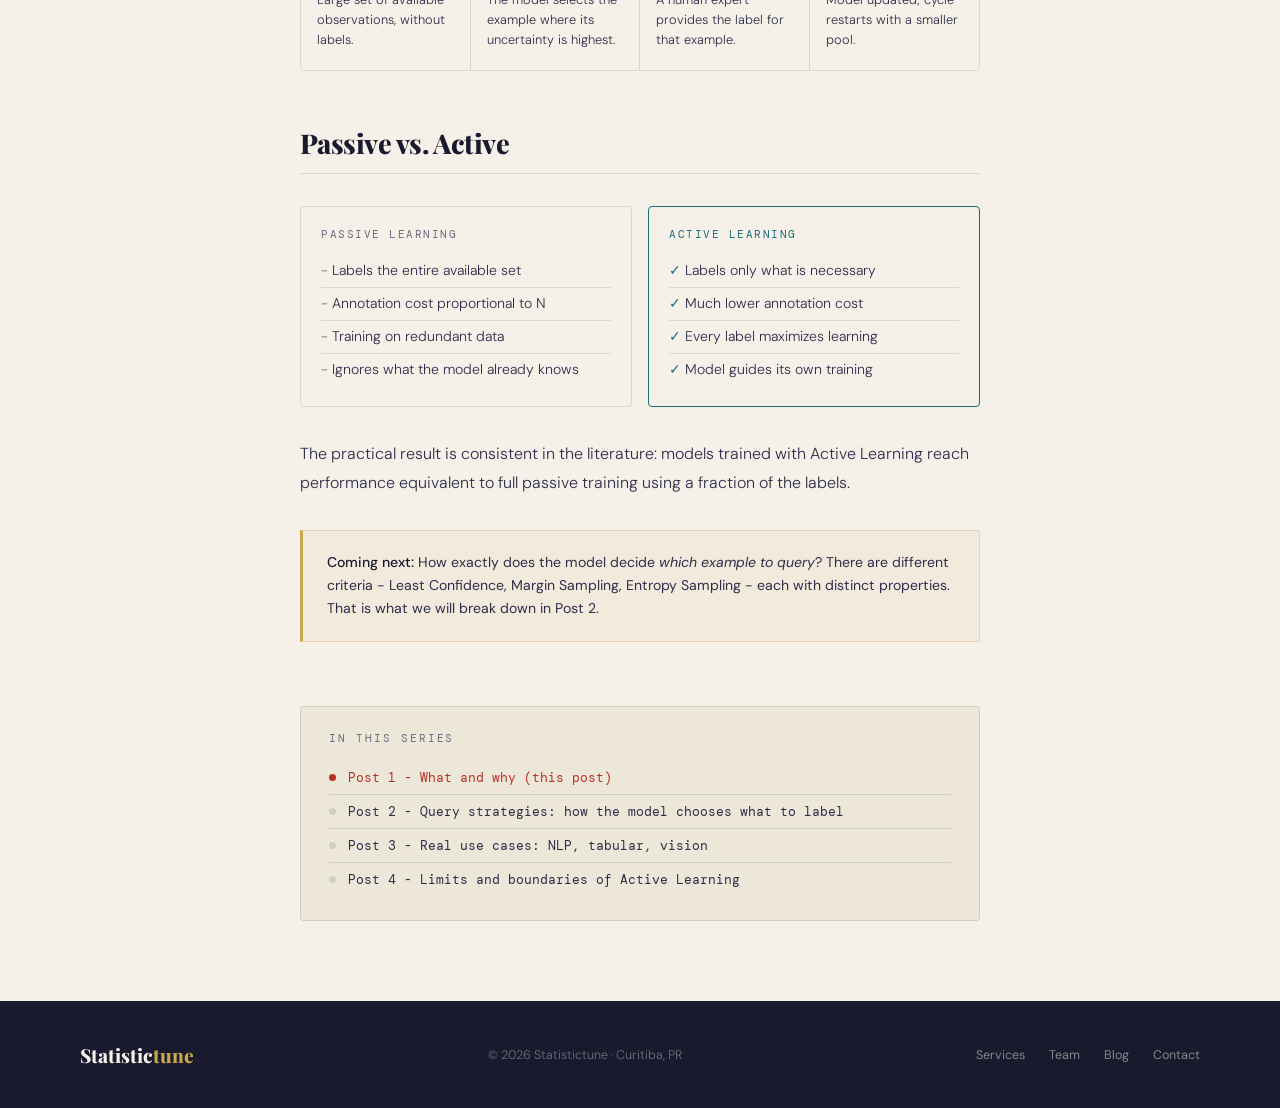
<file: blog/posts/en/active-learning-data-abundance-label-scarcity.html>
<!DOCTYPE html>
<html lang="en" id="html-root">
<head>
<meta charset="UTF-8">
<meta name="viewport" content="width=device-width, initial-scale=1.0">
<title>Data abundance, label scarcity: what is Active Learning in Machine Learning - Statistictune Blog</title>

<meta name="description" content="The central paradox of applied ML - billions of observations, very few quality labels - and how Active Learning resolves this tension. Post 1 of 4.">
<meta name="author" content="Rafael Morciani">
<meta name="robots" content="index, follow">
<link rel="canonical" href="https://statistictune.com.br/blog/posts/en/active-learning-data-abundance-label-scarcity.html">

<meta property="og:type" content="article">
<meta property="og:url" content="https://statistictune.com.br/blog/posts/en/active-learning-data-abundance-label-scarcity.html">
<meta property="og:title" content="Data abundance, label scarcity: what is Active Learning in Machine Learning">
<meta property="og:description" content="The central paradox of applied ML - billions of observations, very few quality labels - and how Active Learning resolves this tension. Post 1 of 4.">
<meta property="og:image" content="https://statistictune.com.br/og-image.png">
<meta property="article:published_time" content="2026-05-28">
<meta property="article:author" content="Rafael Morciani">

<link rel="preconnect" href="https://fonts.googleapis.com">
<link href="https://fonts.googleapis.com/css2?family=Playfair+Display:ital,wght@0,400;0,600;0,800;1,400&family=DM+Sans:wght@300;400;500&family=DM+Mono:wght@400&display=swap" rel="stylesheet">

<link rel="stylesheet" href="../../../assets/css/style.css">

<style>
  .post-header {
    padding: 160px 80px 64px;
    background: var(--ink);
    color: var(--cream);
  }
  .post-header .section-label { color: var(--gold); }
  .post-header .section-label::after { background: rgba(201,168,76,0.3); }
  .post-meta-line {
    display: flex; align-items: center; gap: 20px; flex-wrap: wrap;
    margin-bottom: 28px; font-size: 0.78rem;
    color: rgba(245,240,232,0.4); font-weight: 300;
  }
  .post-meta-line .sep { color: rgba(245,240,232,0.2); }
  .post-tags-header { display: flex; gap: 8px; flex-wrap: wrap; margin-bottom: 24px; }
  .post-tag-h {
    font-size: 0.65rem; font-weight: 500; letter-spacing: 0.12em;
    text-transform: uppercase; color: var(--gold-light);
    border: 1px solid rgba(232,201,122,0.3); padding: 3px 10px;
  }
  .post-headline {
    font-family: 'Playfair Display', serif;
    font-size: clamp(2.2rem, 4vw, 3.8rem);
    font-weight: 800; line-height: 1.1; letter-spacing: -0.02em;
    color: var(--cream); max-width: 840px; margin-bottom: 24px;
  }
  .post-headline em { font-style: italic; color: var(--gold-light); }
  .post-lead {
    font-size: 1.05rem; line-height: 1.75;
    color: rgba(245,240,232,0.65); font-weight: 300; max-width: 680px;
  }

  .post-body-wrapper {
    display: grid;
    grid-template-columns: 1fr 680px 1fr;
    background: var(--cream);
    padding: 80px 0;
  }
  .post-content { grid-column: 2; min-width: 0; }

  .post-content h2 {
    font-family: 'Playfair Display', serif; font-size: 1.7rem;
    font-weight: 800; line-height: 1.2; letter-spacing: -0.02em;
    color: var(--ink); margin: 56px 0 20px;
    padding-bottom: 14px; border-bottom: 1px solid var(--border);
  }
  .post-content p {
    font-size: 1rem; line-height: 1.85;
    color: var(--ink-light); font-weight: 300; margin-bottom: 24px;
  }
  .post-content strong { font-weight: 500; color: var(--ink); }
  .post-content em { font-style: italic; }

  .post-content blockquote {
    border-left: 3px solid var(--teal); padding: 16px 24px;
    margin: 32px 0; background: rgba(27,107,123,0.04);
  }
  .post-content blockquote p { color: var(--teal); font-size: 0.95rem; margin: 0; }

  .callout {
    background: rgba(201,168,76,0.08); border: 1px solid rgba(201,168,76,0.3);
    border-left: 3px solid var(--gold); padding: 20px 24px;
    margin: 32px 0; font-size: 0.88rem; color: var(--ink-light); line-height: 1.65;
  }
  .callout strong { color: var(--ink); }

  .series-bar {
    display: flex; align-items: center; justify-content: space-between;
    border-bottom: 1px solid var(--border);
    padding-bottom: 20px; margin-bottom: 48px;
  }
  .series-label {
    font-family: 'DM Mono', monospace; font-size: 0.72rem;
    letter-spacing: 0.14em; text-transform: uppercase; color: var(--text-muted);
  }
  .series-badge {
    font-family: 'DM Mono', monospace; font-size: 0.72rem;
    letter-spacing: 0.12em; background: rgba(184,50,40,0.08);
    color: #b83228; padding: 3px 12px; border-radius: 2px;
    border: 1px solid rgba(184,50,40,0.2);
  }

  .cycle {
    display: grid; grid-template-columns: repeat(4, 1fr);
    border: 1px solid var(--border); border-radius: 4px;
    overflow: hidden; margin: 32px 0;
  }
  .step {
    padding: 20px 16px;
    border-right: 1px solid var(--border);
    background: var(--cream);
  }
  .step:last-child { border-right: none; }
  .step-num {
    font-family: 'DM Mono', monospace; font-size: 0.68rem;
    color: var(--text-muted); letter-spacing: 0.1em; margin-bottom: 8px;
  }
  .step-title {
    font-family: 'DM Mono', monospace; font-size: 0.75rem;
    color: var(--ink); margin-bottom: 8px; line-height: 1.4;
  }
  .step-title.hl { color: #b83228; }
  .step-title.tl { color: var(--teal); }
  .step-desc { font-size: 0.8rem; color: var(--ink-light); line-height: 1.55; font-weight: 300; }

  .compare {
    display: grid; grid-template-columns: 1fr 1fr;
    gap: 16px; margin: 32px 0;
  }
  .cbox {
    border: 1px solid var(--border); border-radius: 4px;
    padding: 20px; background: var(--cream);
  }
  .cbox.active-box { border-color: var(--teal); }
  .cbox-label {
    font-family: 'DM Mono', monospace; font-size: 0.68rem;
    letter-spacing: 0.14em; text-transform: uppercase; margin-bottom: 14px;
  }
  .passive .cbox-label { color: var(--text-muted); }
  .active-box .cbox-label { color: var(--teal); }
  .cbox ul { list-style: none; padding: 0; }
  .cbox ul li {
    font-size: 0.88rem; color: var(--ink-light); font-weight: 300;
    line-height: 1.7; padding: 4px 0;
    border-bottom: 1px solid var(--border);
  }
  .cbox ul li:last-child { border-bottom: none; }
  .cbox ul li::before { content: '- '; color: var(--text-muted); }
  .active-box ul li::before { content: '✓ '; color: var(--teal); }

  .series-nav {
    background: var(--cream-dark); border: 1px solid var(--border);
    border-radius: 4px; padding: 24px 28px; margin-top: 64px;
  }
  .series-nav-label {
    font-family: 'DM Mono', monospace; font-size: 0.68rem;
    letter-spacing: 0.18em; text-transform: uppercase;
    color: var(--text-muted); margin-bottom: 16px;
  }
  .nav-list { list-style: none; padding: 0; }
  .nav-list li {
    display: flex; align-items: center; gap: 12px;
    font-family: 'DM Mono', monospace; font-size: 0.8rem;
    color: var(--ink-light); padding: 8px 0;
    border-bottom: 1px solid var(--border);
  }
  .nav-list li:last-child { border-bottom: none; }
  .dot { width: 7px; height: 7px; border-radius: 50%; background: var(--border); flex-shrink: 0; }
  .dot.current { background: #b83228; }
  .current-item { color: #b83228; }

  @media (max-width: 1100px) {
    .post-header { padding: 140px 40px 48px; }
    .post-body-wrapper { grid-template-columns: 40px 1fr 40px; }
  }
  @media (max-width: 700px) {
    .post-header { padding: 120px 20px 40px; }
    .post-body-wrapper { grid-template-columns: 20px 1fr 20px; padding: 48px 0; }
    .post-headline { font-size: 2rem; }
    .cycle { grid-template-columns: 1fr 1fr; }
    .compare { grid-template-columns: 1fr; }
  }
  @media (max-width: 460px) {
    .cycle { grid-template-columns: 1fr; }
    .step { border-right: none; border-bottom: 1px solid var(--border); }
    .step:last-child { border-bottom: none; }
  }
</style>
</head>
<body>

<nav>
  <a href="/" class="nav-logo">Statistic<span>tune</span></a>
  <ul class="nav-links">
    <li><a href="/#servicos" data-i18n="nav-services">Services</a></li>
    <li><a href="/#processo" data-i18n="nav-process">Process</a></li>
    <li><a href="/#sobre" data-i18n="nav-team">Team</a></li>
    <li><a href="/#publicacoes" data-i18n="nav-publications">Publications</a></li>
    <li><a href="/blog/" class="active" data-i18n="nav-blog">Blog</a></li>
    <li>
      <div class="lang-toggle" role="group">
        <button class="lang-btn" id="btn-pt" onclick="setLang('pt')">PT</button>
        <button class="lang-btn active" id="btn-en" onclick="setLang('en')">EN</button>
      </div>
    </li>
    <li><a href="/#contato" class="nav-cta" data-i18n="nav-cta">Get in touch</a></li>
  </ul>
</nav>

<header class="post-header">
  <div class="post-tags-header">
    <span class="post-tag-h">Active Learning</span>
    <span class="post-tag-h">Machine Learning</span>
    <span class="post-tag-h">Data Annotation</span>
  </div>
  <div class="post-meta-line">
    <span>May 28, 2026</span>
    <span class="sep">·</span>
    <span>Rafael Morciani</span>
    <span class="sep">·</span>
    <span>6 min read</span>
    <span class="sep">·</span>
    <span>Series: Active Learning 1/4</span>
  </div>
  <h1 class="post-headline">
    Data abundance,<br><em>label scarcity</em>
  </h1>
  <p class="post-lead">
    What Active Learning is, why it exists, and what real problem it solves - before any formula.
  </p>
</header>

<div class="post-body-wrapper">
  <article class="post-content">

    <div class="series-bar">
      <span class="series-label">Active Learning - 4-post series</span>
      <span class="series-badge">Post 1 / 4</span>
    </div>

    <p>
      There is a contradiction at the heart of most applied ML projects: we have
      <strong>too much data</strong> and <strong>too few labels</strong>.
      Sensors, system logs, administrative records - all of this accumulates observations
      at an accelerating pace. But turning a raw observation into useful training data
      requires a human expert, time, and money.
    </p>
    <p>
      The instinctive response is to label everything available and train on top of it. It works -
      but it is expensive, slow, and in most cases unnecessary. A large fraction of examples
      add nothing to what the model has already learned. In practice, it is being trained on
      redundancy.
    </p>

    <blockquote>
      <p>Passive learning consumes data indiscriminately. Active learning chooses what it wants to see.</p>
    </blockquote>

    <h2>What is Active Learning</h2>
    <p>
      Active Learning is a training paradigm in which the model actively participates in deciding
      which examples will be labeled. Instead of passively receiving a pre-labeled dataset, it
      queries an <strong>oracle</strong> - typically a human expert - only for the examples where
      its uncertainty is highest.
    </p>
    <p>
      The core idea is simple: <em>if the model already knows how to classify a given type of
      example well, labeling it again brings no new knowledge</em>. What matters are the
      boundary cases - where the model genuinely has no confidence.
    </p>

    <h2>The basic cycle</h2>

    <div class="cycle">
      <div class="step">
        <div class="step-num">01</div>
        <div class="step-title tl">Unlabeled pool</div>
        <div class="step-desc">Large set of available observations, without labels.</div>
      </div>
      <div class="step">
        <div class="step-num">02</div>
        <div class="step-title hl">Query strategy</div>
        <div class="step-desc">The model selects the example where its uncertainty is highest.</div>
      </div>
      <div class="step">
        <div class="step-num">03</div>
        <div class="step-title">Oracle</div>
        <div class="step-desc">A human expert provides the label for that example.</div>
      </div>
      <div class="step">
        <div class="step-num">04</div>
        <div class="step-title tl">Retrain</div>
        <div class="step-desc">Model updated; cycle restarts with a smaller pool.</div>
      </div>
    </div>

    <h2>Passive vs. Active</h2>

    <div class="compare">
      <div class="cbox passive">
        <div class="cbox-label">Passive Learning</div>
        <ul>
          <li>Labels the entire available set</li>
          <li>Annotation cost proportional to N</li>
          <li>Training on redundant data</li>
          <li>Ignores what the model already knows</li>
        </ul>
      </div>
      <div class="cbox active-box">
        <div class="cbox-label">Active Learning</div>
        <ul>
          <li>Labels only what is necessary</li>
          <li>Much lower annotation cost</li>
          <li>Every label maximizes learning</li>
          <li>Model guides its own training</li>
        </ul>
      </div>
    </div>

    <p>
      The practical result is consistent in the literature: models trained with Active Learning
      reach performance equivalent to full passive training using a fraction of the labels.
    </p>

    <div class="callout">
      <strong>Coming next:</strong> How exactly does the model decide <em>which example to query</em>?
      There are different criteria - Least Confidence, Margin Sampling, Entropy Sampling -
      each with distinct properties. That is what we will break down in Post 2.
    </div>

    <div class="series-nav">
      <div class="series-nav-label">In this series</div>
      <ul class="nav-list">
        <li><div class="dot current"></div><span class="current-item">Post 1 - What and why (this post)</span></li>
        <li><div class="dot"></div><span>Post 2 - Query strategies: how the model chooses what to label</span></li>
        <li><div class="dot"></div><span>Post 3 - Real use cases: NLP, tabular, vision</span></li>
        <li><div class="dot"></div><span>Post 4 - Limits and boundaries of Active Learning</span></li>
      </ul>
    </div>

  </article>
</div>

<footer>
  <a href="/" class="footer-logo">Statistic<span>tune</span></a>
  <p class="footer-copy">© 2026 Statistictune · Curitiba, PR</p>
  <div class="footer-links">
    <a href="/#servicos" data-i18n="nav-services">Services</a>
    <a href="/#sobre" data-i18n="nav-team">Team</a>
    <a href="../">Blog</a>
    <a href="/#contato" data-i18n="nav-cta-plain">Contact</a>
  </div>
</footer>

<script src="../../../assets/js/main.js"></script>
</body>
</html>
</file>
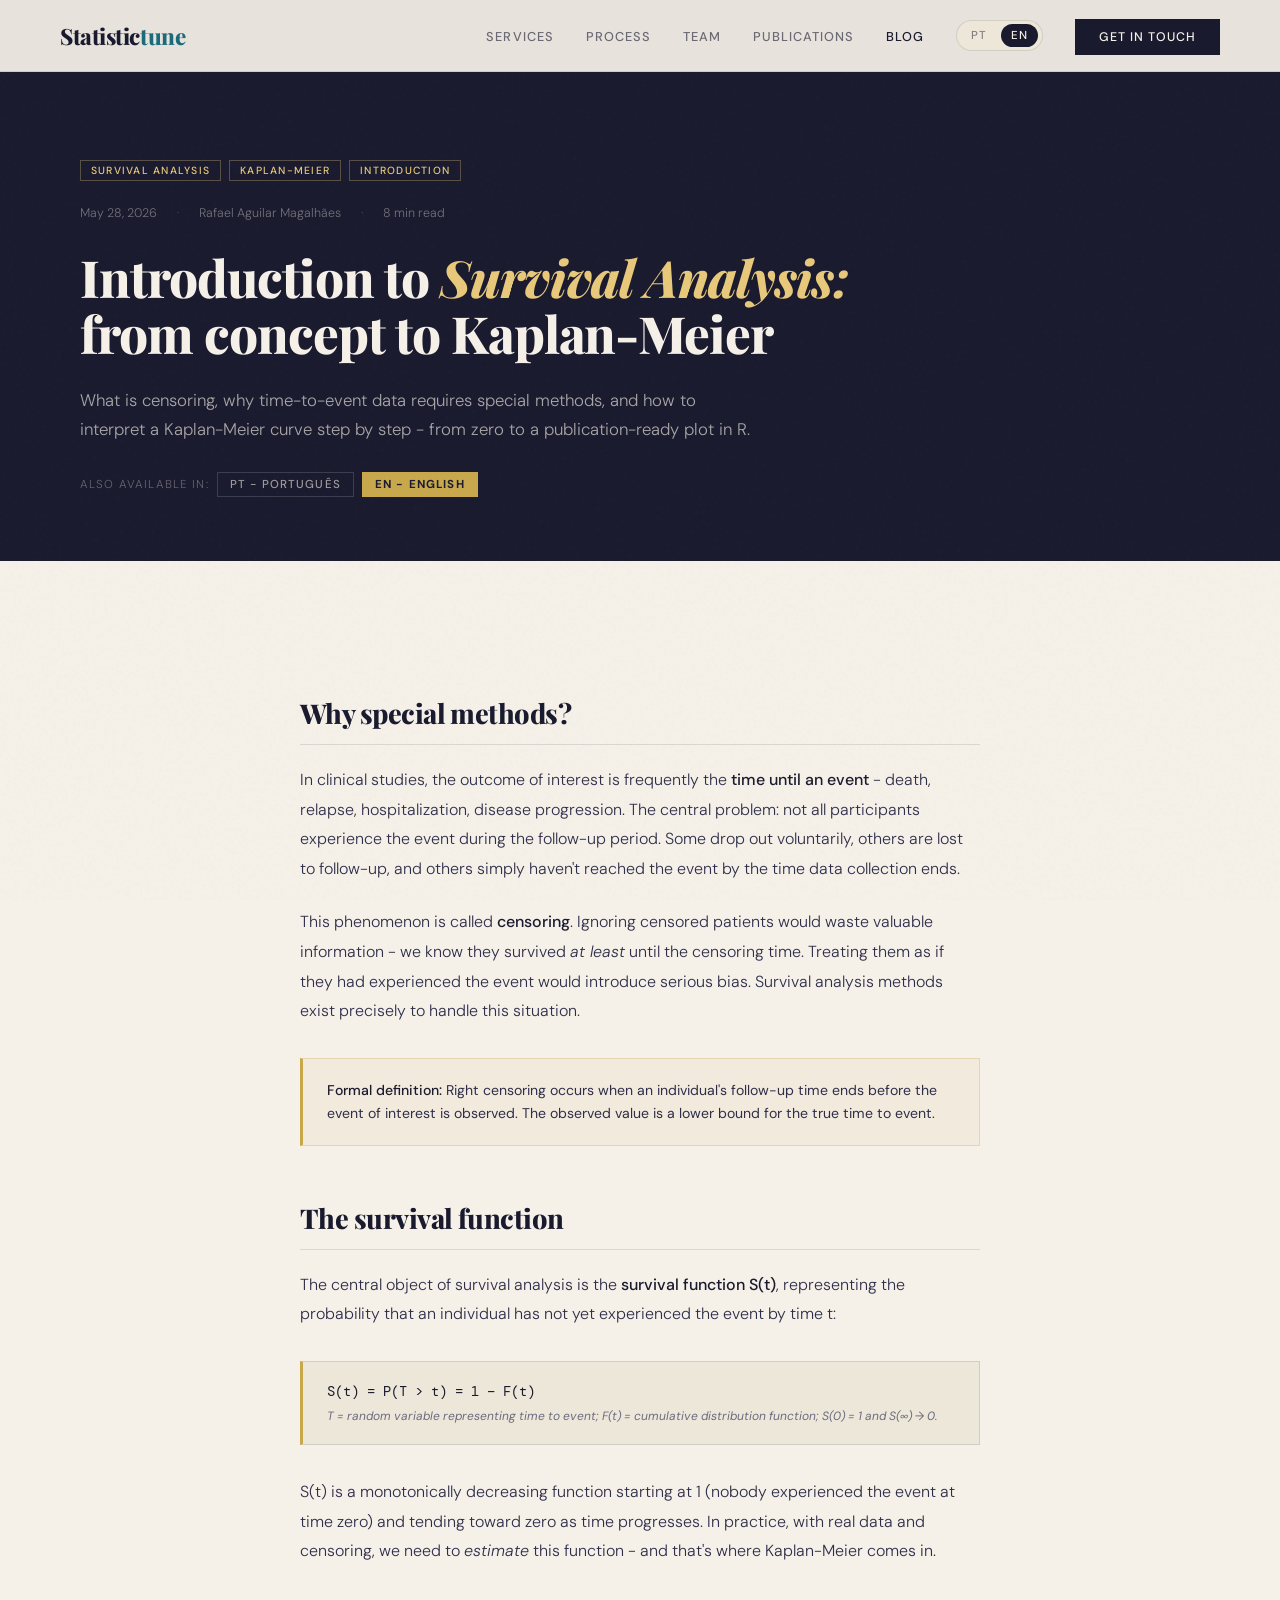
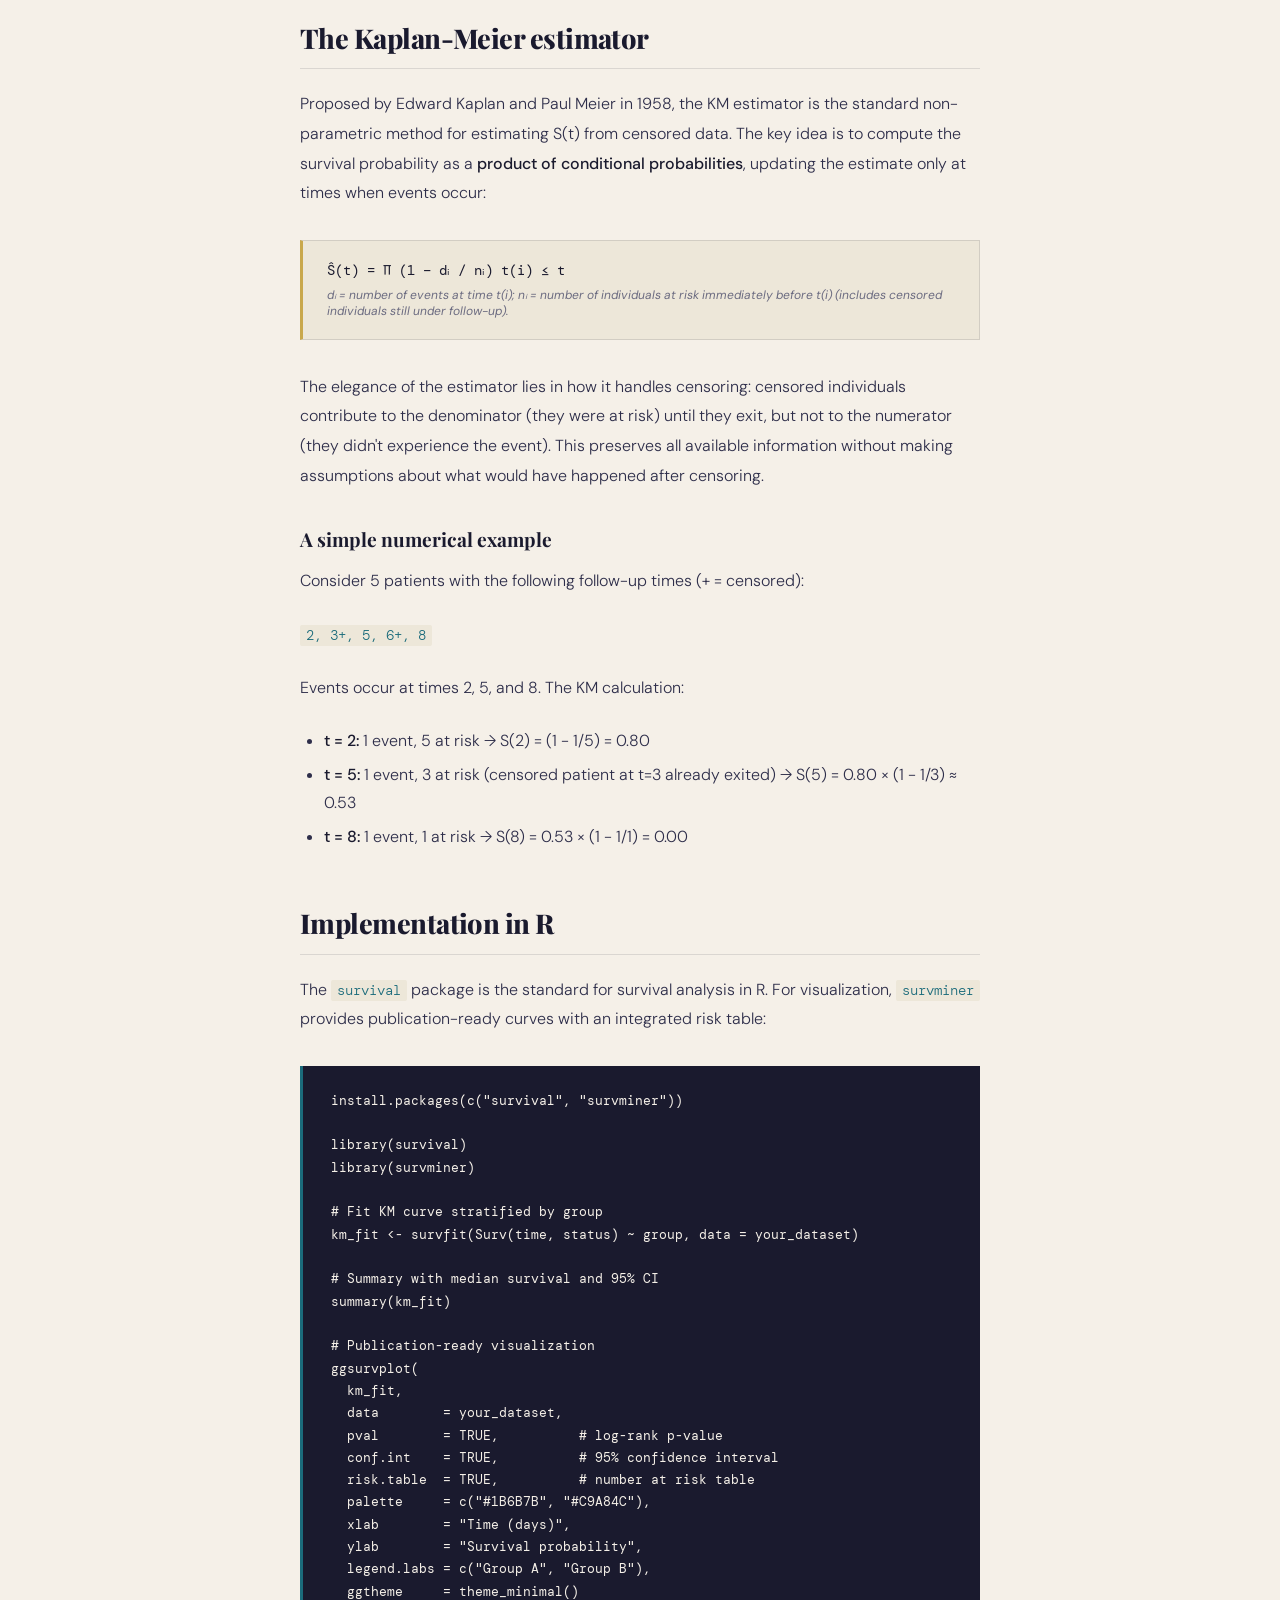
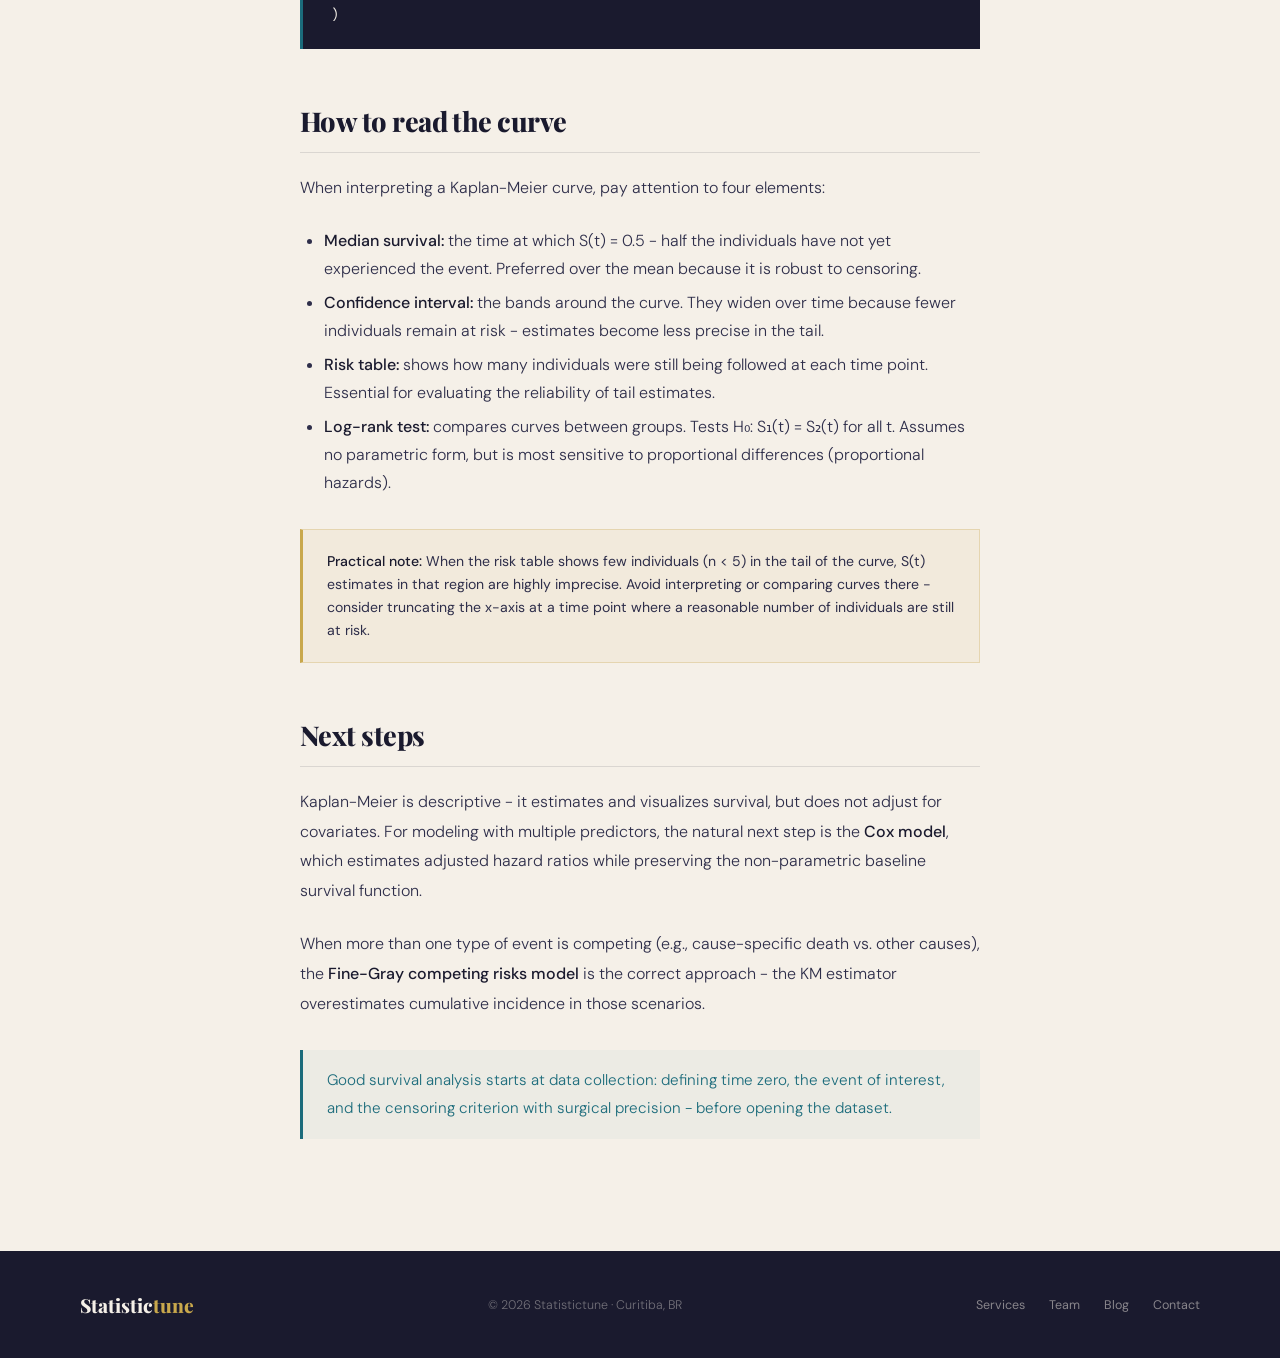
<file: blog/posts/en/introduction-survival-analysis.html>
<!DOCTYPE html>
<html lang="en" id="html-root">
<head>
<meta charset="UTF-8">
<meta name="viewport" content="width=device-width, initial-scale=1.0">
<title>Introduction to Survival Analysis: from concept to Kaplan-Meier - Statistictune Blog</title>

<meta name="description" content="What is censoring, why time-to-event data requires special methods, and how to interpret a Kaplan-Meier curve step by step - from zero to a publication-ready plot in R.">
<meta name="author" content="Rafael Aguilar Magalhães">
<meta name="robots" content="index, follow">
<link rel="canonical" href="https://statistictune.com.br/blog/posts/en/introduction-survival-analysis.html">

<!-- hreflang -->
<link rel="alternate" hreflang="pt" href="https://statistictune.com.br/blog/posts/introducao-analise-sobrevivencia.html">
<link rel="alternate" hreflang="en" href="https://statistictune.com.br/blog/posts/en/introduction-survival-analysis.html">
<link rel="alternate" hreflang="x-default" href="https://statistictune.com.br/blog/posts/introducao-analise-sobrevivencia.html">

<meta property="og:type" content="article">
<meta property="og:url" content="https://statistictune.com.br/blog/posts/en/introduction-survival-analysis.html">
<meta property="og:title" content="Introduction to Survival Analysis: from concept to Kaplan-Meier">
<meta property="og:description" content="What is censoring, why time-to-event data requires special methods, and how to interpret a Kaplan-Meier curve step by step.">
<meta property="og:image" content="https://statistictune.com.br/og-image.png">
<meta property="article:published_time" content="2026-05-28">
<meta property="article:author" content="Rafael Aguilar Magalhães">

<link rel="preconnect" href="https://fonts.googleapis.com">
<link href="https://fonts.googleapis.com/css2?family=Playfair+Display:ital,wght@0,400;0,600;0,800;1,400&family=DM+Sans:wght@300;400;500&family=DM+Mono:wght@400&display=swap" rel="stylesheet">

<script async src="https://www.googletagmanager.com/gtag/js?id=G-VSWKF5XT2K"></script>
<script>
  window.dataLayer = window.dataLayer || [];
  function gtag(){dataLayer.push(arguments);}
  gtag('js', new Date()); gtag('config', 'G-VSWKF5XT2K');
</script>

<!-- CSS compartilhado (sobe três níveis) -->
<link rel="stylesheet" href="../../../assets/css/style.css">

<style>
  .post-header {
    padding: 160px 80px 64px;
    background: var(--ink);
    color: var(--cream);
  }
  .post-header .section-label { color: var(--gold); }
  .post-header .section-label::after { background: rgba(201,168,76,0.3); }
  .post-meta-line {
    display: flex; align-items: center; gap: 20px; flex-wrap: wrap;
    margin-bottom: 28px; font-size: 0.78rem;
    color: rgba(245,240,232,0.4); font-weight: 300;
  }
  .post-meta-line .sep { color: rgba(245,240,232,0.2); }
  .post-tags-header { display: flex; gap: 8px; flex-wrap: wrap; margin-bottom: 24px; }
  .post-tag-h {
    font-size: 0.65rem; font-weight: 500; letter-spacing: 0.12em;
    text-transform: uppercase; color: var(--gold-light);
    border: 1px solid rgba(232,201,122,0.3); padding: 3px 10px;
  }
  .post-headline {
    font-family: 'Playfair Display', serif;
    font-size: clamp(2.2rem, 4vw, 3.8rem);
    font-weight: 800; line-height: 1.1; letter-spacing: -0.02em;
    color: var(--cream); max-width: 840px; margin-bottom: 24px;
  }
  .post-headline em { font-style: italic; color: var(--gold-light); }
  .post-lead {
    font-size: 1.05rem; line-height: 1.75;
    color: rgba(245,240,232,0.65); font-weight: 300; max-width: 680px;
  }

  /* lang switcher inside post */
  .post-lang-switch {
    display: inline-flex; gap: 8px; align-items: center;
    margin-top: 28px;
  }
  .post-lang-switch span {
    font-size: 0.72rem; letter-spacing: 0.1em; text-transform: uppercase;
    color: rgba(245,240,232,0.35); font-weight: 300;
  }
  .post-lang-switch a {
    font-size: 0.72rem; font-weight: 500; letter-spacing: 0.1em;
    text-transform: uppercase; padding: 4px 12px;
    border: 1px solid rgba(255,255,255,0.15); color: rgba(245,240,232,0.6);
    transition: all 0.2s;
  }
  .post-lang-switch a:hover { border-color: var(--gold-light); color: var(--gold-light); }
  .post-lang-switch a.current { background: var(--gold); border-color: var(--gold); color: var(--ink); font-weight: 700; }

  .post-body-wrapper {
    display: grid;
    grid-template-columns: 1fr 680px 1fr;
    background: var(--cream);
    padding: 80px 0;
  }
  .post-content { grid-column: 2; min-width: 0; }

  .post-content h2 {
    font-family: 'Playfair Display', serif; font-size: 1.7rem;
    font-weight: 800; line-height: 1.2; letter-spacing: -0.02em;
    color: var(--ink); margin: 56px 0 20px;
    padding-bottom: 14px; border-bottom: 1px solid var(--border);
  }
  .post-content h3 {
    font-family: 'Playfair Display', serif; font-size: 1.2rem;
    font-weight: 700; color: var(--ink); margin: 36px 0 14px;
  }
  .post-content p {
    font-size: 1rem; line-height: 1.85;
    color: var(--ink-light); font-weight: 300; margin-bottom: 24px;
  }
  .post-content strong { font-weight: 500; color: var(--ink); }
  .post-content em { font-style: italic; }

  .post-content pre {
    background: var(--ink); color: var(--cream);
    padding: 24px 28px; font-family: 'DM Mono', monospace;
    font-size: 0.82rem; line-height: 1.7; overflow-x: auto;
    margin: 32px 0; border-left: 3px solid var(--teal);
  }
  .post-content code {
    font-family: 'DM Mono', monospace; font-size: 0.85em;
    background: var(--cream-dark); color: var(--teal);
    padding: 2px 6px; border-radius: 2px;
  }
  .post-content pre code { background: none; color: var(--cream); padding: 0; font-size: 1em; }

  .formula-block {
    background: var(--cream-dark); border: 1px solid var(--border);
    border-left: 3px solid var(--gold); padding: 20px 24px;
    font-family: 'DM Mono', monospace; font-size: 0.9rem;
    margin: 32px 0; color: var(--ink); overflow-x: auto;
  }
  .formula-block .note {
    font-size: 0.75rem; color: var(--text-muted);
    font-family: 'DM Sans', sans-serif; margin-top: 8px; font-style: italic;
  }

  .post-content blockquote {
    border-left: 3px solid var(--teal); padding: 16px 24px;
    margin: 32px 0; background: rgba(27,107,123,0.04);
  }
  .post-content blockquote p { color: var(--teal); font-size: 0.95rem; margin: 0; }

  .callout {
    background: rgba(201,168,76,0.08); border: 1px solid rgba(201,168,76,0.3);
    border-left: 3px solid var(--gold); padding: 20px 24px;
    margin: 32px 0; font-size: 0.88rem; color: var(--ink-light); line-height: 1.65;
  }
  .callout strong { color: var(--ink); }

  .post-content ul, .post-content ol { padding-left: 24px; margin-bottom: 24px; }
  .post-content li {
    font-size: 1rem; line-height: 1.75;
    color: var(--ink-light); font-weight: 300; margin-bottom: 6px;
  }

  .post-cta {
    grid-column: 2; margin-top: 80px; padding-top: 48px;
    border-top: 1px solid var(--border);
    display: flex; flex-direction: column; gap: 20px;
  }
  .post-cta-label { font-size: 0.72rem; font-weight: 500; letter-spacing: 0.18em; text-transform: uppercase; color: var(--teal); }
  .post-cta-text { font-family: 'Playfair Display', serif; font-size: 1.5rem; font-weight: 700; color: var(--ink); line-height: 1.25; }
  .post-cta-text em { color: var(--teal); font-style: italic; }
  .post-cta-actions { display: flex; gap: 16px; flex-wrap: wrap; }

  @media (max-width: 1100px) {
    .post-header { padding: 140px 40px 48px; }
    .post-body-wrapper { grid-template-columns: 40px 1fr 40px; }
  }
  @media (max-width: 700px) {
    .post-header { padding: 120px 20px 40px; }
    .post-body-wrapper { grid-template-columns: 20px 1fr 20px; padding: 48px 0; }
    .post-headline { font-size: 2rem; }
  }
</style>
</head>
<body>

<nav>
  <a href="/" class="nav-logo">Statistic<span>tune</span></a>
  <ul class="nav-links">
    <li><a href="/#servicos">Services</a></li>
    <li><a href="/#processo">Process</a></li>
    <li><a href="/#sobre">Team</a></li>
    <li><a href="/#publicacoes">Publications</a></li>
    <li><a href="/blog/" class="active">Blog</a></li>
    <li>
      <div class="lang-toggle" role="group">
        <button class="lang-btn" id="btn-pt" onclick="window.location.href='../introducao-analise-sobrevivencia.html'">PT</button>
        <button class="lang-btn active" id="btn-en">EN</button>
      </div>
    </li>
    <li><a href="/#contato" class="nav-cta">Get in touch</a></li>
  </ul>
</nav>

<header class="post-header">
  <div class="post-tags-header">
    <span class="post-tag-h">Survival Analysis</span>
    <span class="post-tag-h">Kaplan-Meier</span>
    <span class="post-tag-h">Introduction</span>
  </div>
  <div class="post-meta-line">
    <span>May 28, 2026</span>
    <span class="sep">·</span>
    <span>Rafael Aguilar Magalhães</span>
    <span class="sep">·</span>
    <span>8 min read</span>
  </div>
  <h1 class="post-headline">
    Introduction to <em>Survival Analysis:</em><br>
    from concept to Kaplan-Meier
  </h1>
  <p class="post-lead">
    What is censoring, why time-to-event data requires special methods, and how to interpret a Kaplan-Meier curve step by step - from zero to a publication-ready plot in R.
  </p>
  <div class="post-lang-switch">
    <span>Also available in:</span>
    <a href="../introducao-analise-sobrevivencia.html">PT - Português</a>
    <a href="#" class="current">EN - English</a>
  </div>
</header>

<div class="post-body-wrapper">
  <article class="post-content">

    <h2>Why special methods?</h2>
    <p>
      In clinical studies, the outcome of interest is frequently the <strong>time until an event</strong> - death, relapse, hospitalization, disease progression. The central problem: not all participants experience the event during the follow-up period. Some drop out voluntarily, others are lost to follow-up, and others simply haven't reached the event by the time data collection ends.
    </p>
    <p>
      This phenomenon is called <strong>censoring</strong>. Ignoring censored patients would waste valuable information - we know they survived <em>at least</em> until the censoring time. Treating them as if they had experienced the event would introduce serious bias. Survival analysis methods exist precisely to handle this situation.
    </p>

    <div class="callout">
      <strong>Formal definition:</strong> Right censoring occurs when an individual's follow-up time ends before the event of interest is observed. The observed value is a lower bound for the true time to event.
    </div>

    <h2>The survival function</h2>
    <p>
      The central object of survival analysis is the <strong>survival function S(t)</strong>, representing the probability that an individual has not yet experienced the event by time t:
    </p>

    <div class="formula-block">
      S(t) = P(T &gt; t) = 1 − F(t)
      <div class="note">T = random variable representing time to event; F(t) = cumulative distribution function; S(0) = 1 and S(∞) → 0.</div>
    </div>

    <p>
      S(t) is a monotonically decreasing function starting at 1 (nobody experienced the event at time zero) and tending toward zero as time progresses. In practice, with real data and censoring, we need to <em>estimate</em> this function - and that's where Kaplan-Meier comes in.
    </p>

    <h2>The Kaplan-Meier estimator</h2>
    <p>
      Proposed by Edward Kaplan and Paul Meier in 1958, the KM estimator is the standard non-parametric method for estimating S(t) from censored data. The key idea is to compute the survival probability as a <strong>product of conditional probabilities</strong>, updating the estimate only at times when events occur:
    </p>

    <div class="formula-block">
      Ŝ(t) = ∏ (1 − dᵢ / nᵢ)
             t(i) ≤ t
      <div class="note">dᵢ = number of events at time t(i); nᵢ = number of individuals at risk immediately before t(i) (includes censored individuals still under follow-up).</div>
    </div>

    <p>
      The elegance of the estimator lies in how it handles censoring: censored individuals contribute to the denominator (they were at risk) until they exit, but not to the numerator (they didn't experience the event). This preserves all available information without making assumptions about what would have happened after censoring.
    </p>

    <h3>A simple numerical example</h3>
    <p>
      Consider 5 patients with the following follow-up times (+ = censored):
    </p>
    <p>
      <code>2, 3+, 5, 6+, 8</code>
    </p>
    <p>
      Events occur at times 2, 5, and 8. The KM calculation:
    </p>
    <ul>
      <li><strong>t = 2:</strong> 1 event, 5 at risk → S(2) = (1 − 1/5) = 0.80</li>
      <li><strong>t = 5:</strong> 1 event, 3 at risk (censored patient at t=3 already exited) → S(5) = 0.80 × (1 − 1/3) ≈ 0.53</li>
      <li><strong>t = 8:</strong> 1 event, 1 at risk → S(8) = 0.53 × (1 − 1/1) = 0.00</li>
    </ul>

    <h2>Implementation in R</h2>
    <p>
      The <code>survival</code> package is the standard for survival analysis in R. For visualization, <code>survminer</code> provides publication-ready curves with an integrated risk table:
    </p>

    <pre><code>install.packages(c("survival", "survminer"))

library(survival)
library(survminer)

# Fit KM curve stratified by group
km_fit <- survfit(Surv(time, status) ~ group, data = your_dataset)

# Summary with median survival and 95% CI
summary(km_fit)

# Publication-ready visualization
ggsurvplot(
  km_fit,
  data        = your_dataset,
  pval        = TRUE,          # log-rank p-value
  conf.int    = TRUE,          # 95% confidence interval
  risk.table  = TRUE,          # number at risk table
  palette     = c("#1B6B7B", "#C9A84C"),
  xlab        = "Time (days)",
  ylab        = "Survival probability",
  legend.labs = c("Group A", "Group B"),
  ggtheme     = theme_minimal()
)</code></pre>

    <h2>How to read the curve</h2>
    <p>
      When interpreting a Kaplan-Meier curve, pay attention to four elements:
    </p>
    <ul>
      <li><strong>Median survival:</strong> the time at which S(t) = 0.5 - half the individuals have not yet experienced the event. Preferred over the mean because it is robust to censoring.</li>
      <li><strong>Confidence interval:</strong> the bands around the curve. They widen over time because fewer individuals remain at risk - estimates become less precise in the tail.</li>
      <li><strong>Risk table:</strong> shows how many individuals were still being followed at each time point. Essential for evaluating the reliability of tail estimates.</li>
      <li><strong>Log-rank test:</strong> compares curves between groups. Tests H₀: S₁(t) = S₂(t) for all t. Assumes no parametric form, but is most sensitive to proportional differences (proportional hazards).</li>
    </ul>

    <div class="callout">
      <strong>Practical note:</strong> When the risk table shows few individuals (n &lt; 5) in the tail of the curve, S(t) estimates in that region are highly imprecise. Avoid interpreting or comparing curves there - consider truncating the x-axis at a time point where a reasonable number of individuals are still at risk.
    </div>

    <h2>Next steps</h2>
    <p>
      Kaplan-Meier is descriptive - it estimates and visualizes survival, but does not adjust for covariates. For modeling with multiple predictors, the natural next step is the <strong>Cox model</strong>, which estimates adjusted hazard ratios while preserving the non-parametric baseline survival function.
    </p>
    <p>
      When more than one type of event is competing (e.g., cause-specific death vs. other causes), the <strong>Fine-Gray competing risks model</strong> is the correct approach - the KM estimator overestimates cumulative incidence in those scenarios.
    </p>

    <blockquote>
      <p>Good survival analysis starts at data collection: defining time zero, the event of interest, and the censoring criterion with surgical precision - before opening the dataset.</p>
    </blockquote>

  </article>
</div>

<footer>
  <a href="/" class="footer-logo">Statistic<span>tune</span></a>
  <p class="footer-copy">© 2026 Statistictune · Curitiba, BR</p>
  <div class="footer-links">
    <a href="/#servicos">Services</a>
    <a href="/#sobre">Team</a>
    <a href="../../">Blog</a>
    <a href="/#contato">Contact</a>
  </div>
</footer>

<script src="../../../assets/js/main.js"></script>
</body>
</html>
</file>
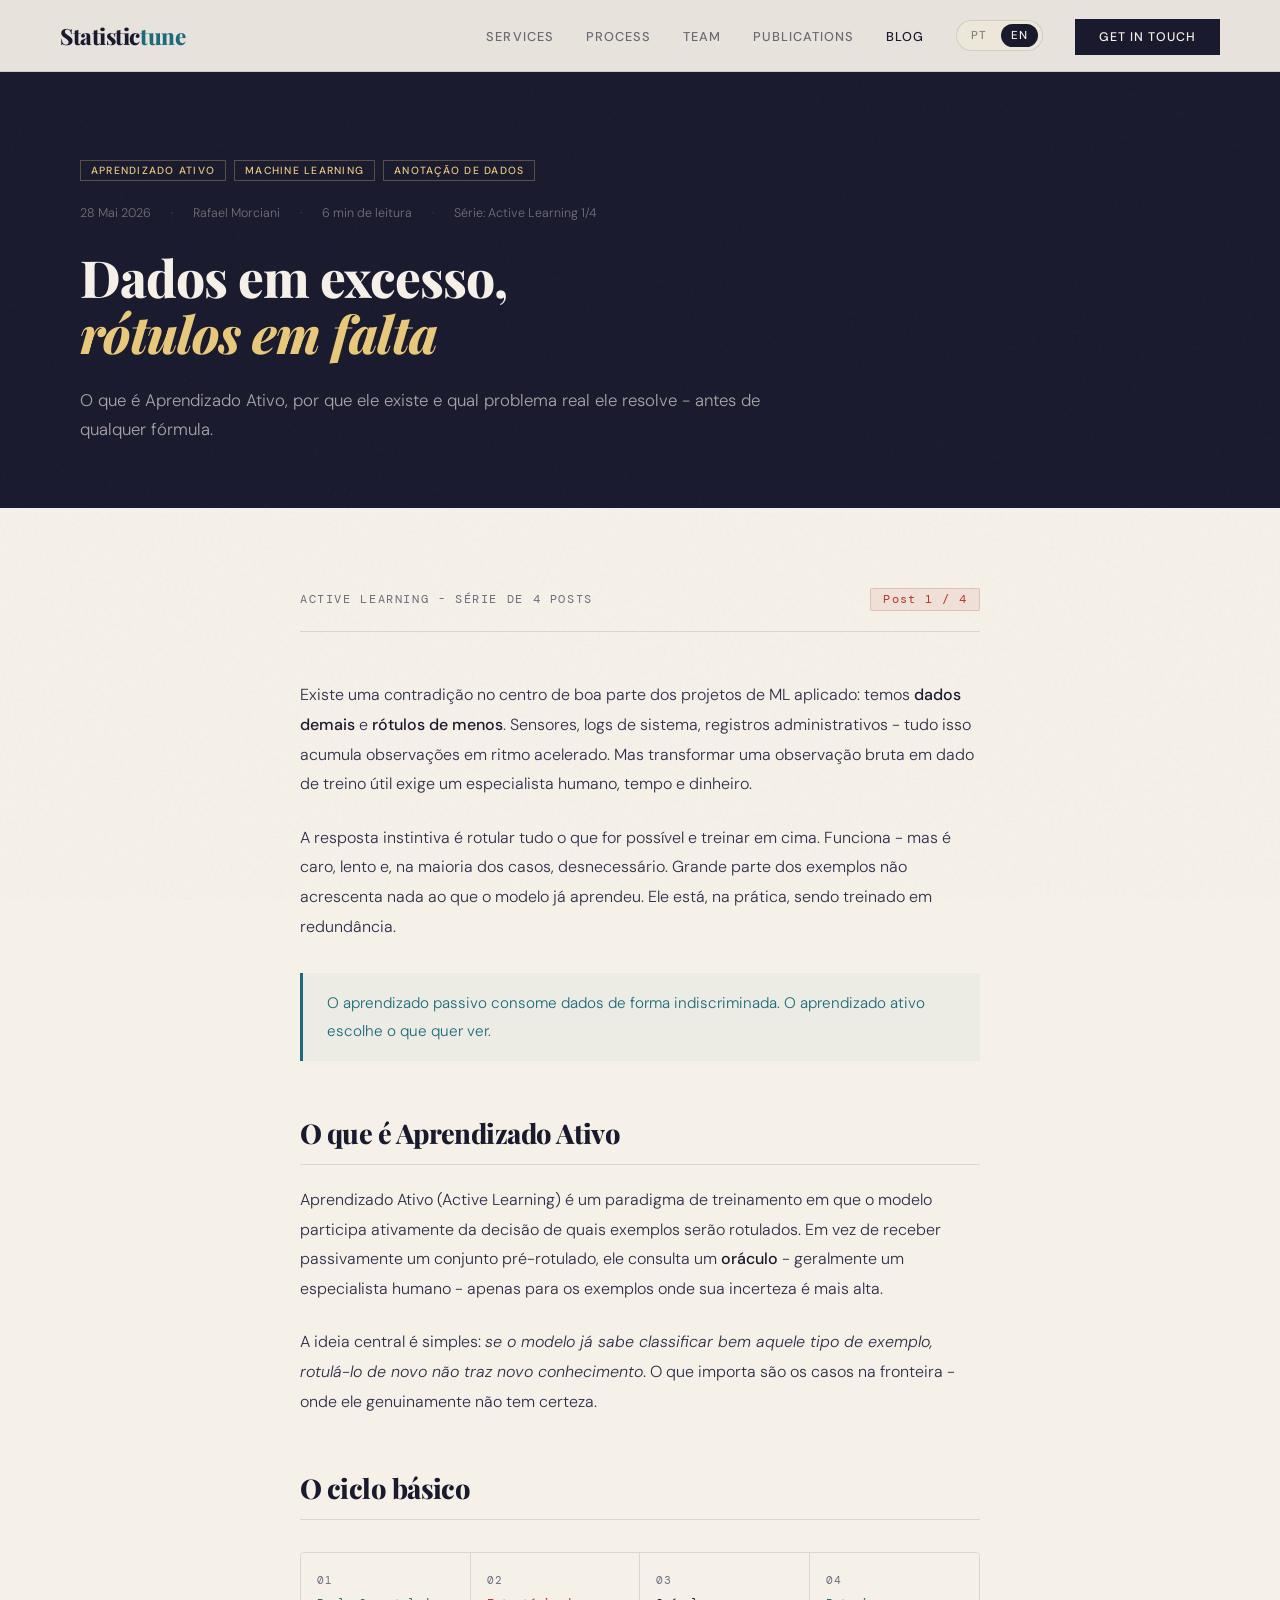
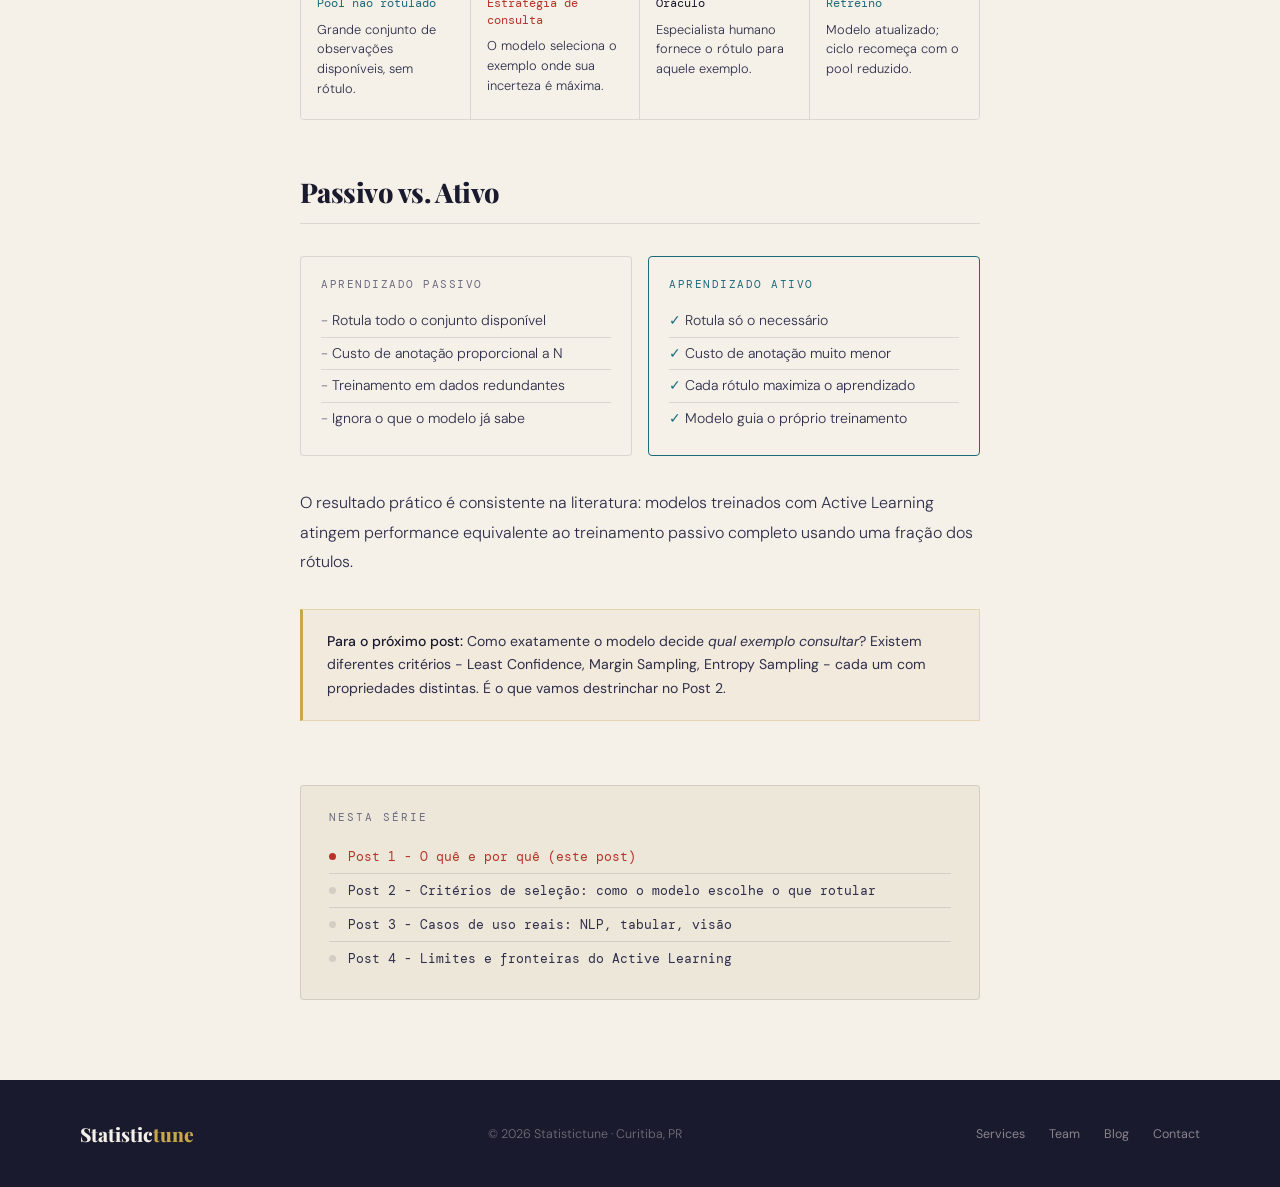
<file: blog/posts/pt/aprendizado-ativo-dados-em-excesso-rotulos-em-falta.html>
<!DOCTYPE html>
<html lang="pt-BR" id="html-root">
<head>
<meta charset="UTF-8">
<meta name="viewport" content="width=device-width, initial-scale=1.0">
<title>Dados em excesso, rótulos em falta: o que é Aprendizado Ativo de Máquina - Statistictune Blog</title>

<meta name="description" content="O paradoxo central do ML aplicado - bilhões de observações, pouquíssimos rótulos de qualidade - e como o Aprendizado Ativo resolve essa tensão. Post 1 de 4.">
<meta name="author" content="Rafael Morciani">
<meta name="robots" content="index, follow">
<link rel="canonical" href="https://statistictune.com.br/blog/posts/pt/aprendizado-ativo-dados-em-excesso-rotulos-em-falta.html">

<meta property="og:type" content="article">
<meta property="og:url" content="https://statistictune.com.br/blog/posts/pt/aprendizado-ativo-dados-em-excesso-rotulos-em-falta.html">
<meta property="og:title" content="Dados em excesso, rótulos em falta: o que é Aprendizado Ativo de Máquina">
<meta property="og:description" content="O paradoxo central do ML aplicado - bilhões de observações, pouquíssimos rótulos de qualidade - e como o Aprendizado Ativo resolve essa tensão. Post 1 de 4.">
<meta property="og:image" content="https://statistictune.com.br/og-image.png">
<meta property="article:published_time" content="2026-05-28">
<meta property="article:author" content="Rafael Morciani">

<link rel="preconnect" href="https://fonts.googleapis.com">
<link href="https://fonts.googleapis.com/css2?family=Playfair+Display:ital,wght@0,400;0,600;0,800;1,400&family=DM+Sans:wght@300;400;500&family=DM+Mono:wght@400&display=swap" rel="stylesheet">

<link rel="stylesheet" href="../../../assets/css/style.css">

<style>
  .post-header {
    padding: 160px 80px 64px;
    background: var(--ink);
    color: var(--cream);
  }
  .post-header .section-label { color: var(--gold); }
  .post-header .section-label::after { background: rgba(201,168,76,0.3); }
  .post-meta-line {
    display: flex; align-items: center; gap: 20px; flex-wrap: wrap;
    margin-bottom: 28px; font-size: 0.78rem;
    color: rgba(245,240,232,0.4); font-weight: 300;
  }
  .post-meta-line .sep { color: rgba(245,240,232,0.2); }
  .post-tags-header { display: flex; gap: 8px; flex-wrap: wrap; margin-bottom: 24px; }
  .post-tag-h {
    font-size: 0.65rem; font-weight: 500; letter-spacing: 0.12em;
    text-transform: uppercase; color: var(--gold-light);
    border: 1px solid rgba(232,201,122,0.3); padding: 3px 10px;
  }
  .post-headline {
    font-family: 'Playfair Display', serif;
    font-size: clamp(2.2rem, 4vw, 3.8rem);
    font-weight: 800; line-height: 1.1; letter-spacing: -0.02em;
    color: var(--cream); max-width: 840px; margin-bottom: 24px;
  }
  .post-headline em { font-style: italic; color: var(--gold-light); }
  .post-lead {
    font-size: 1.05rem; line-height: 1.75;
    color: rgba(245,240,232,0.65); font-weight: 300; max-width: 680px;
  }

  .post-body-wrapper {
    display: grid;
    grid-template-columns: 1fr 680px 1fr;
    background: var(--cream);
    padding: 80px 0;
  }
  .post-content { grid-column: 2; min-width: 0; }

  .post-content h2 {
    font-family: 'Playfair Display', serif; font-size: 1.7rem;
    font-weight: 800; line-height: 1.2; letter-spacing: -0.02em;
    color: var(--ink); margin: 56px 0 20px;
    padding-bottom: 14px; border-bottom: 1px solid var(--border);
  }
  .post-content p {
    font-size: 1rem; line-height: 1.85;
    color: var(--ink-light); font-weight: 300; margin-bottom: 24px;
  }
  .post-content strong { font-weight: 500; color: var(--ink); }
  .post-content em { font-style: italic; }

  .post-content blockquote {
    border-left: 3px solid var(--teal); padding: 16px 24px;
    margin: 32px 0; background: rgba(27,107,123,0.04);
  }
  .post-content blockquote p { color: var(--teal); font-size: 0.95rem; margin: 0; }

  .callout {
    background: rgba(201,168,76,0.08); border: 1px solid rgba(201,168,76,0.3);
    border-left: 3px solid var(--gold); padding: 20px 24px;
    margin: 32px 0; font-size: 0.88rem; color: var(--ink-light); line-height: 1.65;
  }
  .callout strong { color: var(--ink); }

  /* série badge */
  .series-bar {
    display: flex; align-items: center; justify-content: space-between;
    border-bottom: 1px solid var(--border);
    padding-bottom: 20px; margin-bottom: 48px;
  }
  .series-label {
    font-family: 'DM Mono', monospace; font-size: 0.72rem;
    letter-spacing: 0.14em; text-transform: uppercase; color: var(--text-muted);
  }
  .series-badge {
    font-family: 'DM Mono', monospace; font-size: 0.72rem;
    letter-spacing: 0.12em; background: rgba(184,50,40,0.08);
    color: var(--accent, #b83228); padding: 3px 12px; border-radius: 2px;
    border: 1px solid rgba(184,50,40,0.2);
  }

  /* ciclo */
  .cycle {
    display: grid; grid-template-columns: repeat(4, 1fr);
    border: 1px solid var(--border); border-radius: 4px;
    overflow: hidden; margin: 32px 0;
  }
  .step {
    padding: 20px 16px;
    border-right: 1px solid var(--border);
    background: var(--cream);
  }
  .step:last-child { border-right: none; }
  .step-num {
    font-family: 'DM Mono', monospace; font-size: 0.68rem;
    color: var(--text-muted); letter-spacing: 0.1em; margin-bottom: 8px;
  }
  .step-title {
    font-family: 'DM Mono', monospace; font-size: 0.75rem;
    font-weight: 400; color: var(--ink); margin-bottom: 8px; line-height: 1.4;
  }
  .step-title.hl { color: #b83228; }
  .step-title.tl { color: var(--teal); }
  .step-desc { font-size: 0.8rem; color: var(--ink-light); line-height: 1.55; font-weight: 300; }

  /* comparação */
  .compare {
    display: grid; grid-template-columns: 1fr 1fr;
    gap: 16px; margin: 32px 0;
  }
  .cbox {
    border: 1px solid var(--border); border-radius: 4px;
    padding: 20px; background: var(--cream);
  }
  .cbox.active-box { border-color: var(--teal); }
  .cbox-label {
    font-family: 'DM Mono', monospace; font-size: 0.68rem;
    letter-spacing: 0.14em; text-transform: uppercase; margin-bottom: 14px;
  }
  .passive .cbox-label { color: var(--text-muted); }
  .active-box .cbox-label { color: var(--teal); }
  .cbox ul { list-style: none; padding: 0; }
  .cbox ul li {
    font-size: 0.88rem; color: var(--ink-light); font-weight: 300;
    line-height: 1.7; padding: 4px 0;
    border-bottom: 1px solid var(--border);
  }
  .cbox ul li:last-child { border-bottom: none; }
  .cbox ul li::before { content: '- '; color: var(--text-muted); }
  .active-box ul li::before { content: '✓ '; color: var(--teal); }

  /* navegação da série */
  .series-nav {
    background: var(--cream-dark); border: 1px solid var(--border);
    border-radius: 4px; padding: 24px 28px; margin-top: 64px;
  }
  .series-nav-label {
    font-family: 'DM Mono', monospace; font-size: 0.68rem;
    letter-spacing: 0.18em; text-transform: uppercase;
    color: var(--text-muted); margin-bottom: 16px;
  }
  .nav-list { list-style: none; padding: 0; }
  .nav-list li {
    display: flex; align-items: center; gap: 12px;
    font-family: 'DM Mono', monospace; font-size: 0.8rem;
    color: var(--ink-light); padding: 8px 0;
    border-bottom: 1px solid var(--border);
  }
  .nav-list li:last-child { border-bottom: none; }
  .dot {
    width: 7px; height: 7px; border-radius: 50%;
    background: var(--border); flex-shrink: 0;
  }
  .dot.current { background: #b83228; }
  .current-item { color: #b83228; font-weight: 400; }

  @media (max-width: 1100px) {
    .post-header { padding: 140px 40px 48px; }
    .post-body-wrapper { grid-template-columns: 40px 1fr 40px; }
  }
  @media (max-width: 700px) {
    .post-header { padding: 120px 20px 40px; }
    .post-body-wrapper { grid-template-columns: 20px 1fr 20px; padding: 48px 0; }
    .post-headline { font-size: 2rem; }
    .cycle { grid-template-columns: 1fr 1fr; }
    .compare { grid-template-columns: 1fr; }
  }
  @media (max-width: 460px) {
    .cycle { grid-template-columns: 1fr; }
    .step { border-right: none; border-bottom: 1px solid var(--border); }
    .step:last-child { border-bottom: none; }
  }
</style>
</head>
<body>

<nav>
  <a href="/" class="nav-logo">Statistic<span>tune</span></a>
  <ul class="nav-links">
    <li><a href="/#servicos" data-i18n="nav-services">Serviços</a></li>
    <li><a href="/#processo" data-i18n="nav-process">Processo</a></li>
    <li><a href="/#sobre" data-i18n="nav-team">Equipe</a></li>
    <li><a href="/#publicacoes" data-i18n="nav-publications">Publicações</a></li>
    <li><a href="/blog/" class="active" data-i18n="nav-blog">Blog</a></li>
    <li>
      <div class="lang-toggle" role="group">
        <button class="lang-btn active" id="btn-pt" onclick="setLang('pt')">PT</button>
        <button class="lang-btn" id="btn-en" onclick="setLang('en')">EN</button>
      </div>
    </li>
    <li><a href="/#contato" class="nav-cta" data-i18n="nav-cta">Falar agora</a></li>
  </ul>
</nav>

<header class="post-header">
  <div class="post-tags-header">
    <span class="post-tag-h">Aprendizado Ativo</span>
    <span class="post-tag-h">Machine Learning</span>
    <span class="post-tag-h">Anotação de Dados</span>
  </div>
  <div class="post-meta-line">
    <span>28 Mai 2026</span>
    <span class="sep">·</span>
    <span>Rafael Morciani</span>
    <span class="sep">·</span>
    <span>6 min de leitura</span>
    <span class="sep">·</span>
    <span>Série: Active Learning 1/4</span>
  </div>
  <h1 class="post-headline">
    Dados em excesso,<br><em>rótulos em falta</em>
  </h1>
  <p class="post-lead">
    O que é Aprendizado Ativo, por que ele existe e qual problema real ele resolve - antes de qualquer fórmula.
  </p>
</header>

<div class="post-body-wrapper">
  <article class="post-content">

    <div class="series-bar">
      <span class="series-label">Active Learning - Série de 4 posts</span>
      <span class="series-badge">Post 1 / 4</span>
    </div>

    <p>
      Existe uma contradição no centro de boa parte dos projetos de ML aplicado: temos
      <strong>dados demais</strong> e <strong>rótulos de menos</strong>.
      Sensores, logs de sistema, registros administrativos - tudo isso acumula observações
      em ritmo acelerado. Mas transformar uma observação bruta em dado de treino útil
      exige um especialista humano, tempo e dinheiro.
    </p>
    <p>
      A resposta instintiva é rotular tudo o que for possível e treinar em cima. Funciona -
      mas é caro, lento e, na maioria dos casos, desnecessário. Grande parte dos exemplos
      não acrescenta nada ao que o modelo já aprendeu. Ele está, na prática, sendo treinado
      em redundância.
    </p>

    <blockquote>
      <p>O aprendizado passivo consome dados de forma indiscriminada. O aprendizado ativo escolhe o que quer ver.</p>
    </blockquote>

    <h2>O que é Aprendizado Ativo</h2>
    <p>
      Aprendizado Ativo (Active Learning) é um paradigma de treinamento em que o modelo
      participa ativamente da decisão de quais exemplos serão rotulados. Em vez de receber
      passivamente um conjunto pré-rotulado, ele consulta um <strong>oráculo</strong> -
      geralmente um especialista humano - apenas para os exemplos onde sua incerteza é mais alta.
    </p>
    <p>
      A ideia central é simples: <em>se o modelo já sabe classificar bem aquele tipo de exemplo,
      rotulá-lo de novo não traz novo conhecimento</em>. O que importa são os casos na fronteira
      - onde ele genuinamente não tem certeza.
    </p>

    <h2>O ciclo básico</h2>

    <div class="cycle">
      <div class="step">
        <div class="step-num">01</div>
        <div class="step-title tl">Pool não rotulado</div>
        <div class="step-desc">Grande conjunto de observações disponíveis, sem rótulo.</div>
      </div>
      <div class="step">
        <div class="step-num">02</div>
        <div class="step-title hl">Estratégia de consulta</div>
        <div class="step-desc">O modelo seleciona o exemplo onde sua incerteza é máxima.</div>
      </div>
      <div class="step">
        <div class="step-num">03</div>
        <div class="step-title">Oráculo</div>
        <div class="step-desc">Especialista humano fornece o rótulo para aquele exemplo.</div>
      </div>
      <div class="step">
        <div class="step-num">04</div>
        <div class="step-title tl">Retreino</div>
        <div class="step-desc">Modelo atualizado; ciclo recomeça com o pool reduzido.</div>
      </div>
    </div>

    <h2>Passivo vs. Ativo</h2>

    <div class="compare">
      <div class="cbox passive">
        <div class="cbox-label">Aprendizado Passivo</div>
        <ul>
          <li>Rotula todo o conjunto disponível</li>
          <li>Custo de anotação proporcional a N</li>
          <li>Treinamento em dados redundantes</li>
          <li>Ignora o que o modelo já sabe</li>
        </ul>
      </div>
      <div class="cbox active-box">
        <div class="cbox-label">Aprendizado Ativo</div>
        <ul>
          <li>Rotula só o necessário</li>
          <li>Custo de anotação muito menor</li>
          <li>Cada rótulo maximiza o aprendizado</li>
          <li>Modelo guia o próprio treinamento</li>
        </ul>
      </div>
    </div>

    <p>
      O resultado prático é consistente na literatura: modelos treinados com Active Learning
      atingem performance equivalente ao treinamento passivo completo usando uma fração dos
      rótulos.
    </p>

    <div class="callout">
      <strong>Para o próximo post:</strong> Como exatamente o modelo decide <em>qual exemplo consultar</em>?
      Existem diferentes critérios - Least Confidence, Margin Sampling, Entropy Sampling -
      cada um com propriedades distintas. É o que vamos destrinchar no Post 2.
    </div>

    <div class="series-nav">
      <div class="series-nav-label">Nesta série</div>
      <ul class="nav-list">
        <li><div class="dot current"></div><span class="current-item">Post 1 - O quê e por quê (este post)</span></li>
        <li><div class="dot"></div><span>Post 2 - Critérios de seleção: como o modelo escolhe o que rotular</span></li>
        <li><div class="dot"></div><span>Post 3 - Casos de uso reais: NLP, tabular, visão</span></li>
        <li><div class="dot"></div><span>Post 4 - Limites e fronteiras do Active Learning</span></li>
      </ul>
    </div>

  </article>
</div>

<footer>
  <a href="/" class="footer-logo">Statistic<span>tune</span></a>
  <p class="footer-copy">© 2026 Statistictune · Curitiba, PR</p>
  <div class="footer-links">
    <a href="/#servicos" data-i18n="nav-services">Serviços</a>
    <a href="/#sobre" data-i18n="nav-team">Equipe</a>
    <a href="../">Blog</a>
    <a href="/#contato" data-i18n="nav-cta-plain">Contato</a>
  </div>
</footer>

<script src="../../../assets/js/main.js"></script>
</body>
</html>
</file>
<file: assets/css/style.css>
/* ============================================================
   Statistictune — Shared Stylesheet
   Usado por: index.html, blog/index.html, blog/posts/*.html
   ============================================================ */

:root {
  --cream: #F5F0E8;
  --cream-dark: #EDE7D9;
  --ink: #1A1A2E;
  --ink-light: #2E2E4A;
  --gold: #C9A84C;
  --gold-light: #E8C97A;
  --teal: #1B6B7B;
  --teal-light: #2A8FA3;
  --text-muted: #6B6B80;
  --border: rgba(26,26,46,0.12);
  --border-light: rgba(26,26,46,0.07);
}

* { margin: 0; padding: 0; box-sizing: border-box; }
html { scroll-behavior: smooth; }
body { font-family: 'DM Sans', sans-serif; background: var(--cream); color: var(--ink); overflow-x: hidden; }

body::before {
  content: '';
  position: fixed;
  inset: 0;
  background-image: url("data:image/svg+xml,%3Csvg viewBox='0 0 256 256' xmlns='http://www.w3.org/2000/svg'%3E%3Cfilter id='noise'%3E%3CfeTurbulence type='fractalNoise' baseFrequency='0.9' numOctaves='4' stitchTiles='stitch'/%3E%3C/filter%3E%3Crect width='100%25' height='100%25' filter='url(%23noise)' opacity='0.04'/%3E%3C/svg%3E");
  pointer-events: none; z-index: 0; opacity: 0.5;
}

a { color: inherit; text-decoration: none; }

/* ── Navbar ── */
nav {
  position: fixed; top: 0; left: 0; right: 0; z-index: 100;
  display: flex; align-items: center; justify-content: space-between;
  padding: 20px 60px;
  background: rgba(245,240,232,0.94);
  backdrop-filter: blur(12px);
  border-bottom: 1px solid var(--border);
  transition: padding 0.3s;
}
.nav-logo { font-family: 'Playfair Display', serif; font-size: 1.4rem; font-weight: 800; letter-spacing: -0.02em; color: var(--ink); }
.nav-logo span { color: var(--teal); }
.nav-links { display: flex; gap: 32px; list-style: none; align-items: center; }
.nav-links a { font-size: 0.8rem; font-weight: 500; letter-spacing: 0.08em; text-transform: uppercase; color: var(--ink); opacity: 0.6; transition: opacity 0.2s; }
.nav-links a:hover, .nav-links a.active { opacity: 1; }
.nav-cta { background: var(--ink); color: var(--cream) !important; opacity: 1 !important; padding: 10px 24px; font-size: 0.78rem !important; transition: background 0.2s !important; }
.nav-cta:hover { background: var(--teal) !important; }

/* ── Language toggle ── */
.lang-toggle {
  display: flex; align-items: center; gap: 4px;
  background: var(--cream-dark); border: 1px solid var(--border);
  border-radius: 20px; padding: 3px 4px; cursor: pointer;
}
.lang-btn {
  font-size: 0.72rem; font-weight: 500; letter-spacing: 0.08em;
  padding: 4px 10px; border-radius: 16px; border: none;
  background: transparent; color: var(--ink); cursor: pointer;
  opacity: 0.5; transition: all 0.2s; font-family: 'DM Sans', sans-serif;
}
.lang-btn.active { background: var(--ink); color: var(--cream); opacity: 1; }

/* ── Buttons ── */
.btn-primary {
  background: var(--teal); color: #fff; padding: 16px 36px;
  font-family: 'DM Sans', sans-serif; font-size: 0.9rem; font-weight: 500;
  letter-spacing: 0.04em; border: none; cursor: pointer;
  display: inline-block; transition: background 0.2s, transform 0.2s;
}
.btn-primary:hover { background: var(--ink); transform: translateY(-1px); color: #fff; }
.btn-ghost {
  color: var(--ink); font-size: 0.85rem; font-weight: 500;
  letter-spacing: 0.04em; border-bottom: 1px solid var(--ink);
  padding-bottom: 2px; transition: color 0.2s, border-color 0.2s;
}
.btn-ghost:hover { color: var(--teal); border-color: var(--teal); }

/* ── Section commons ── */
section { position: relative; z-index: 1; }
.section-label {
  font-size: 0.72rem; font-weight: 500; letter-spacing: 0.18em;
  text-transform: uppercase; color: var(--teal); margin-bottom: 16px;
  display: flex; align-items: center; gap: 10px;
}
.section-label::after { content: ''; flex: 1; height: 1px; background: var(--border); max-width: 80px; }
.section-title {
  font-family: 'Playfair Display', serif; font-size: clamp(2rem, 3vw, 3rem);
  font-weight: 800; line-height: 1.15; letter-spacing: -0.02em; margin-bottom: 20px;
}
.section-title em { font-style: italic; color: var(--teal); }
.section-body { font-size: 1rem; line-height: 1.75; color: var(--ink-light); font-weight: 300; max-width: 580px; }

/* ── Footer ── */
footer {
  padding: 40px 80px; border-top: 1px solid var(--border);
  display: flex; justify-content: space-between; align-items: center;
  background: var(--ink);
}
.footer-logo { font-family: 'Playfair Display', serif; font-size: 1.2rem; font-weight: 800; color: var(--cream); }
.footer-logo span { color: var(--gold); }
.footer-copy { font-size: 0.78rem; color: rgba(245,240,232,0.4); font-weight: 300; }
.footer-links { display: flex; gap: 24px; }
.footer-links a { font-size: 0.78rem; color: rgba(245,240,232,0.5); transition: color 0.2s; }
.footer-links a:hover { color: var(--gold); }

/* ── Animations ── */
@keyframes fadeUp { from { opacity: 0; transform: translateY(20px); } to { opacity: 1; transform: translateY(0); } }
@keyframes fadeIn { from { opacity: 0; } to { opacity: 1; } }
.reveal { opacity: 0; transform: translateY(24px); transition: opacity 0.7s ease, transform 0.7s ease; }
.reveal.visible { opacity: 1; transform: translateY(0); }

/* ── Responsive ── */
@media (max-width: 1100px) {
  nav { padding: 18px 40px; }
  footer { padding: 30px 40px; flex-direction: column; gap: 20px; text-align: center; }
}
@media (max-width: 700px) {
  nav { padding: 16px 20px; }
  .nav-links { display: none; }
  footer { padding: 24px 20px; }
}
</file>
